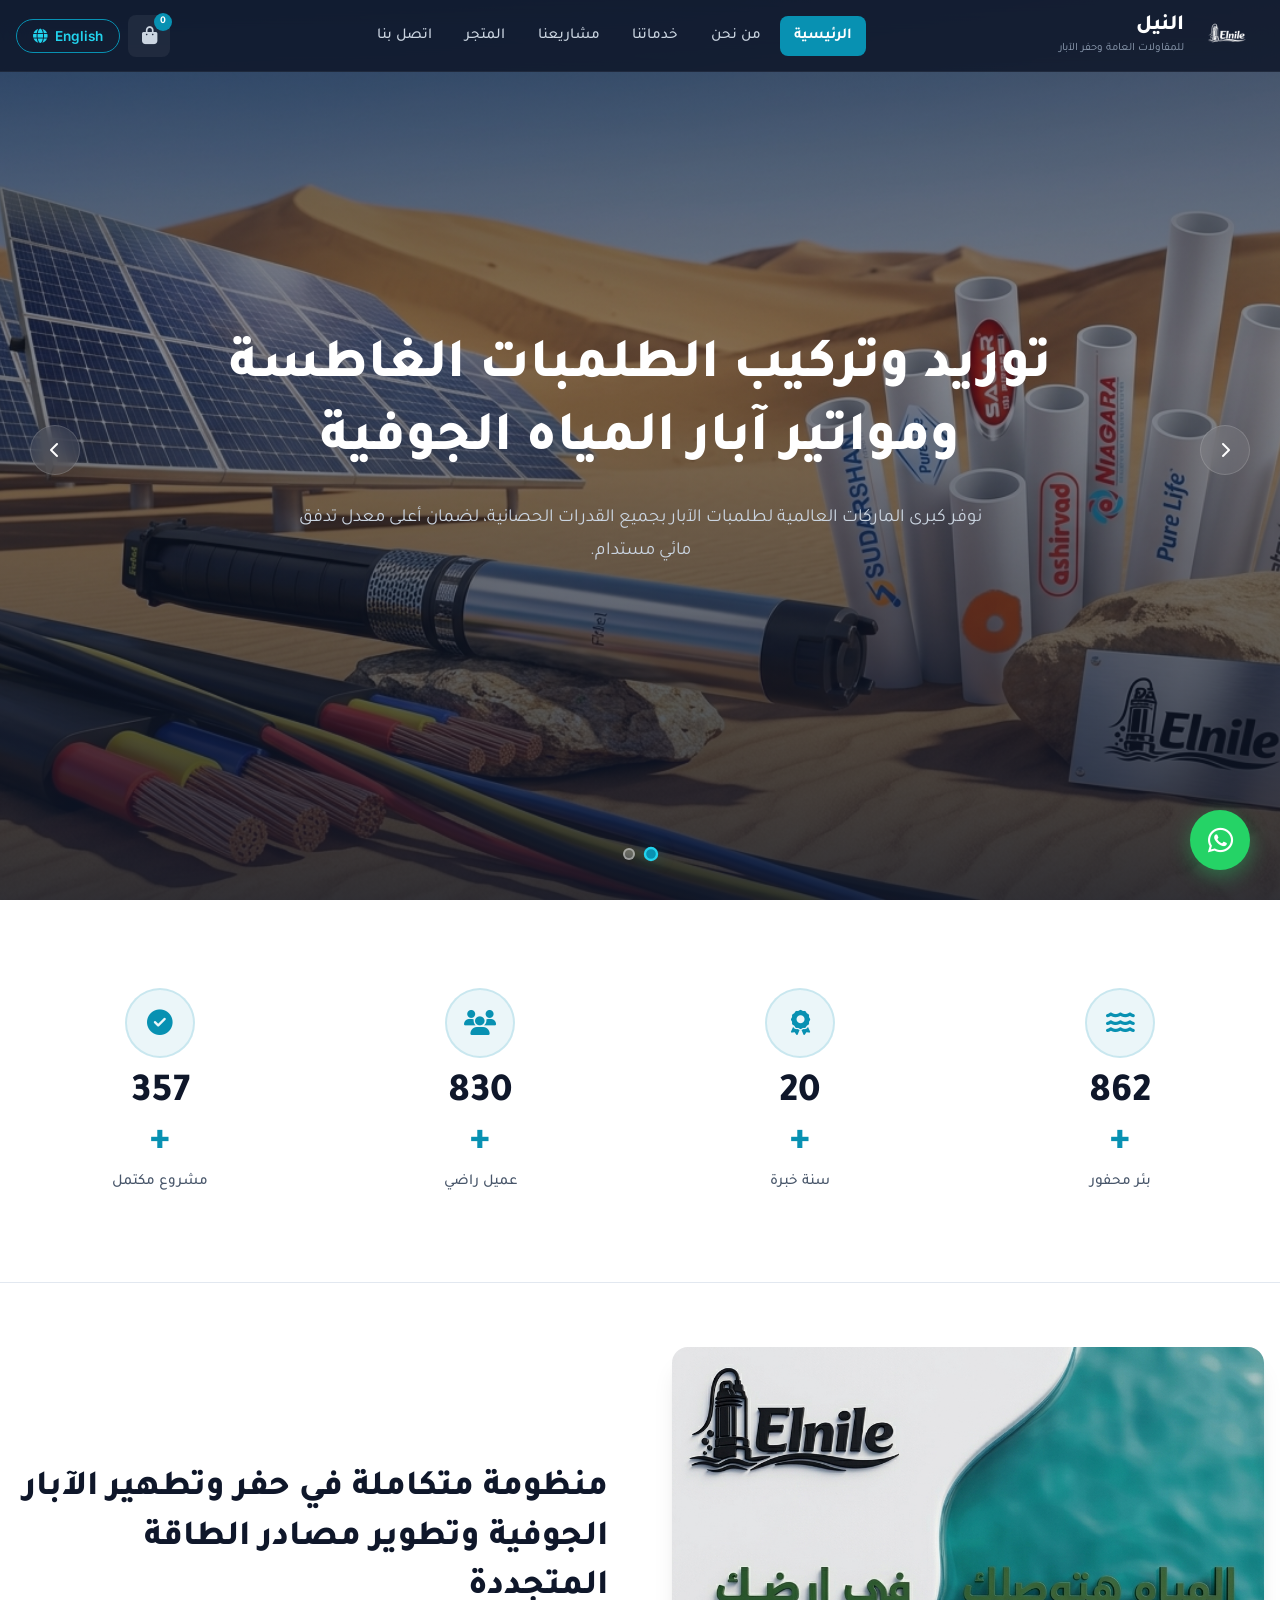
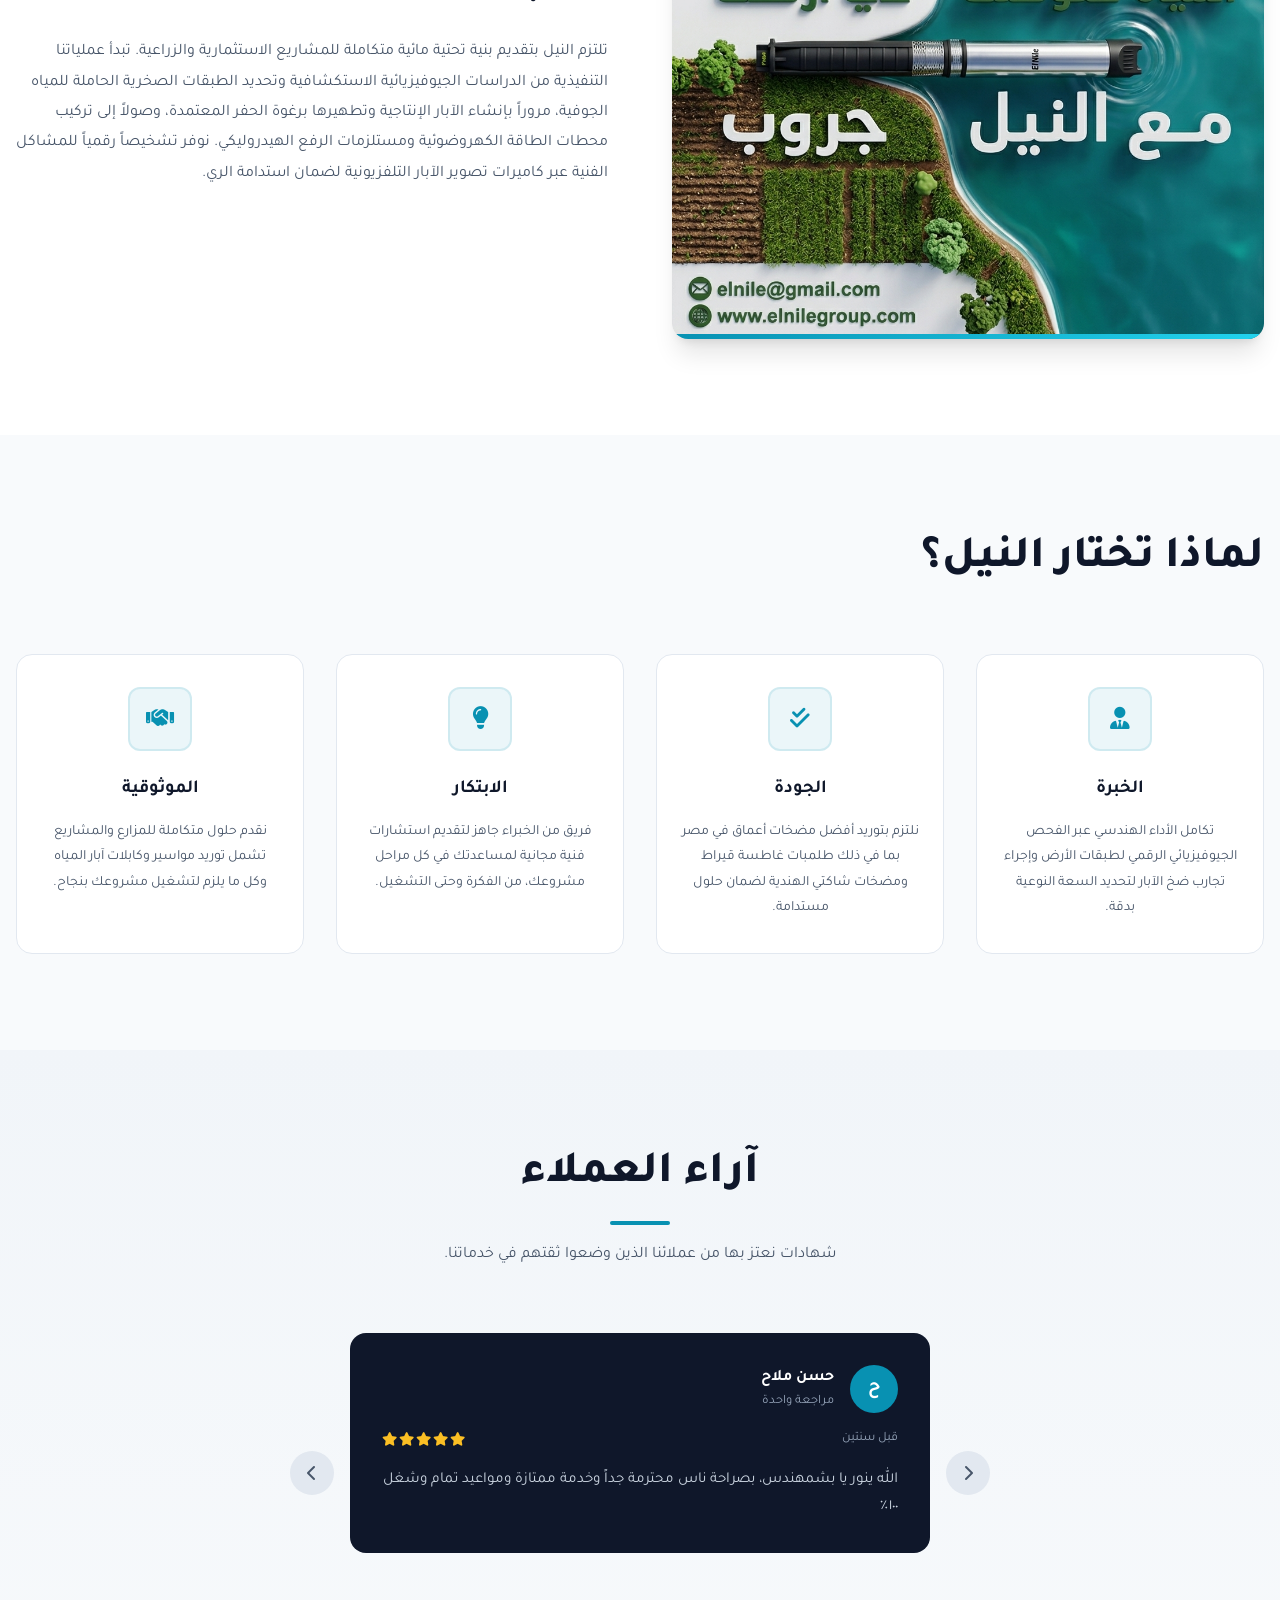
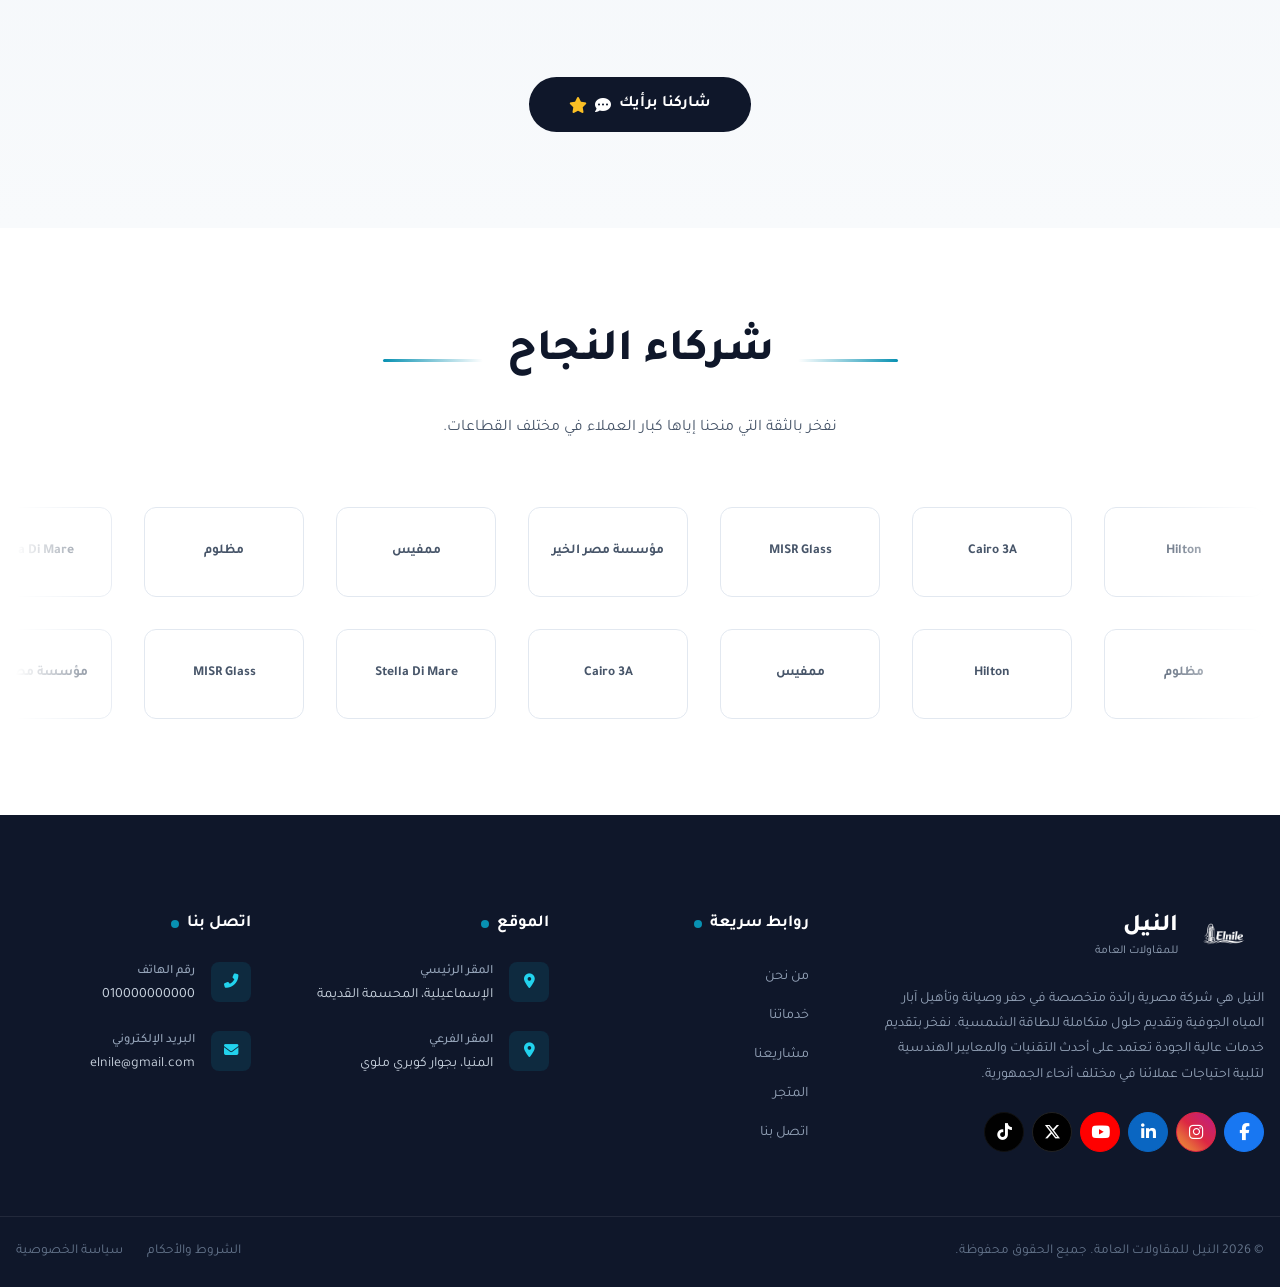
<file: index.html>
<!DOCTYPE html>
<html lang="ar" dir="rtl">

<head>
    <meta charset="UTF-8">
    <meta name="viewport" content="width=device-width, initial-scale=1.0">
    <meta name="description"
        content="النيل للمقاولات العامة وحفر الآبار - توريد وتركيب الطلمبات الغاطسة ومواتير آبار المياه الجوفية">
    <title>Elnile | النيل للمقاولات العامة وحفر الآبار</title>

    <!-- Google Fonts - Tajawal for Arabic, Inter for English -->
    <link rel="preconnect" href="https://fonts.googleapis.com">
    <link rel="preconnect" href="https://fonts.gstatic.com" crossorigin>
    <link
        href="https://fonts.googleapis.com/css2?family=Tajawal:wght@300;400;500;700;800;900&family=Inter:wght@300;400;500;600;700;800&display=swap"
        rel="stylesheet">

    <!-- Font Awesome for icons -->
    <link rel="stylesheet" href="https://cdnjs.cloudflare.com/ajax/libs/font-awesome/6.5.1/css/all.min.css">

    <link rel="stylesheet" href="styles.css">
</head>

<body>

    <!-- ============ HEADER / NAVIGATION ============ -->
    <header id="main-header" class="header">
        <div class="container">
            <nav class="navbar">
                <!-- Logo -->
                <a href="#" class="logo" id="logo">
                    <img src="our images/logo.png" alt="Elnile Logo" class="logo-img">
                    <div class="logo-text">
                        <span class="logo-name" data-ar="النيل" data-en="Elnile">النيل</span>
                        <span class="logo-tagline" data-ar="للمقاولات العامة وحفر الآبار"
                            data-en="General Contracting & Well Drilling">للمقاولات العامة وحفر الآبار</span>
                    </div>
                </a>

                <!-- Nav Links -->
                <ul class="nav-links" id="nav-links">
                    <li><a href="#" class="nav-link active" data-ar="الرئيسية" data-en="Home">الرئيسية</a></li>
                    <li><a href="about.html" class="nav-link" data-ar="من نحن" data-en="About Us">من نحن</a></li>
                    <li>
                        <a href="services.html" class="nav-link" data-ar="خدماتنا" data-en="Services">خدماتنا</a>
                    </li>
                    <li><a href="projects.html" class="nav-link" data-ar="مشاريعنا" data-en="Projects">مشاريعنا</a></li>
                    <li><a href="store.html" class="nav-link" data-ar="المتجر" data-en="Store">المتجر</a></li>
                    <li><a href="contact.html" class="nav-link" data-ar="اتصل بنا" data-en="Contact">اتصل بنا</a></li>
                </ul>

                <!-- Nav Actions -->
                <div class="nav-actions">
                    <!-- Cart Icon -->
                    <button class="cart-btn" id="cart-btn" aria-label="Shopping Cart">
                        <i class="fas fa-shopping-bag"></i>
                        <span class="cart-count">0</span>
                    </button>

                    <!-- Language Toggle -->
                    <button class="lang-btn" id="lang-toggle">
                        <span class="lang-text">English</span>
                        <i class="fas fa-globe"></i>
                    </button>

                    <!-- Mobile Menu Toggle -->
                    <button class="mobile-toggle" id="mobile-toggle" aria-label="Toggle Menu">
                        <span class="hamburger-line"></span>
                        <span class="hamburger-line"></span>
                        <span class="hamburger-line"></span>
                    </button>
                </div>
            </nav>
        </div>
    </header>

    <!-- ============ HERO SECTION / SLIDER ============ -->
    <section id="hero" class="hero-section">
        <!-- Slides -->
        <div class="hero-slider" id="hero-slider">
            <!-- Slide 1 -->
            <div class="hero-slide active" data-index="0">
                <div class="slide-bg">
                    <img src="our images/hero 3.webp" alt="Solar panels and wind turbine" class="slide-img">
                    <div class="slide-overlay"></div>
                </div>
                <div class="slide-content">
                    <h1 class="hero-title" data-ar="توريد وتركيب الطلمبات الغاطسة ومواتير آبار المياه الجوفية"
                        data-en="Supply & Installation of Submersible Pumps and Groundwater Well Motors">
                        توريد وتركيب الطلمبات الغاطسة ومواتير آبار المياه الجوفية
                    </h1>
                    <p class="hero-subtitle"
                        data-ar="نوفر كبرى الماركات العالمية لطلمبات الآبار بجميع القدرات الحصانية، لضمان أعلى معدل تدفق مائي مستدام."
                        data-en="We provide top global brands of well pumps in all horsepower capacities, ensuring the highest sustainable water flow rate.">
                        نوفر كبرى الماركات العالمية لطلمبات الآبار بجميع القدرات الحصانية، لضمان أعلى معدل تدفق مائي
                        مستدام.
                    </p>
                </div>
            </div>

            <!-- Slide 2 -->
            <div class="hero-slide" data-index="1">
                <div class="slide-bg">
                    <img src="our images/hero-background-1.webp" alt="Water splash" class="slide-img">
                    <div class="slide-overlay"></div>
                </div>
                <div class="slide-content">
                    <h1 class="hero-title" data-ar="حلول متكاملة لحفر وتطهير الآبار الجوفية"
                        data-en="Integrated Solutions for Drilling & Purifying Groundwater Wells">
                        حلول متكاملة لحفر وتطهير الآبار الجوفية
                    </h1>
                    <p class="hero-subtitle"
                        data-ar="نقدم خدمات حفر الآبار الارتوازية وتطهيرها بأحدث التقنيات لضمان جودة المياه واستدامتها."
                        data-en="We offer artesian well drilling and purification services using the latest technologies to ensure water quality and sustainability.">
                        نقدم خدمات حفر الآبار الارتوازية وتطهيرها بأحدث التقنيات لضمان جودة المياه واستدامتها.
                    </p>
                </div>
            </div>
            <!-- Slide 3 -->
            <div class="hero-slide" data-index="2">
                <div class="slide-bg">
                    <img src="our images/hero4.webp" alt="Water splash" class="slide-img">
                    <div class="slide-overlay"></div>
                </div>
                <div class="slide-content">
                    <h1 class="hero-title" data-ar="حلول متكاملة لحفر وتطهير الآبار الجوفية"
                        data-en="Integrated Solutions for Drilling & Purifying Groundwater Wells">
                        حلول متكاملة لحفر وتطهير الآبار الجوفية
                    </h1>
                    <p class="hero-subtitle"
                        data-ar="نقدم خدمات حفر الآبار الارتوازية وتطهيرها بأحدث التقنيات لضمان جودة المياه واستدامتها."
                        data-en="We offer artesian well drilling and purification services using the latest technologies to ensure water quality and sustainability.">
                        نقدم خدمات حفر الآبار الارتوازية وتطهيرها بأحدث التقنيات لضمان جودة المياه واستدامتها.
                    </p>
                </div>
            </div>
        </div>

        <!-- Slider Navigation Arrows -->
        <button class="slider-arrow slider-arrow-prev" id="slider-prev" aria-label="Previous Slide">
            <i class="fas fa-chevron-right"></i>
        </button>
        <button class="slider-arrow slider-arrow-next" id="slider-next" aria-label="Next Slide">
            <i class="fas fa-chevron-left"></i>
        </button>

        <!-- Slider Dots -->
        <div class="slider-dots" id="slider-dots">
            <button class="slider-dot active" data-slide="0" aria-label="Go to slide 1"></button>
            <button class="slider-dot" data-slide="1" aria-label="Go to slide 2"></button>
        </div>
    </section>

    <!-- ============ STATS COUNTER SECTION ============ -->
    <section id="stats" class="stats-section">
        <div class="container">
            <div class="stats-grid">
                <!-- Stat 1 -->
                <div class="stat-card" data-target="989" data-suffix="+">
                    <div class="stat-icon">
                        <i class="fas fa-water"></i>
                    </div>
                    <span class="stat-number" data-ar="بئر محفور" data-en="Wells Drilled">0</span>
                    <span class="stat-suffix">+</span>
                    <p class="stat-label" data-ar="بئر محفور" data-en="Wells Drilled">بئر محفور</p>
                </div>
                <!-- Stat 2 -->
                <div class="stat-card" data-target="27" data-suffix="+">
                    <div class="stat-icon">
                        <i class="fas fa-award"></i>
                    </div>
                    <span class="stat-number">0</span>
                    <span class="stat-suffix">+</span>
                    <p class="stat-label" data-ar="سنة خبرة" data-en="Years of Experience">سنة خبرة</p>
                </div>
                <!-- Stat 3 -->
                <div class="stat-card" data-target="1377" data-suffix="+">
                    <div class="stat-icon">
                        <i class="fas fa-users"></i>
                    </div>
                    <span class="stat-number">0</span>
                    <span class="stat-suffix">+</span>
                    <p class="stat-label" data-ar="عميل راضي" data-en="Happy Clients">عميل راضي</p>
                </div>
                <!-- Stat 4 -->
                <div class="stat-card" data-target="989" data-suffix="+">
                    <div class="stat-icon">
                        <i class="fas fa-check-circle"></i>
                    </div>
                    <span class="stat-number">0</span>
                    <span class="stat-suffix">+</span>
                    <p class="stat-label" data-ar="مشروع مكتمل" data-en="Completed Projects">مشروع مكتمل</p>
                </div>
            </div>
        </div>
    </section>

    <!-- ============ ABOUT / INFO SECTION ============ -->
    <section id="about" class="about-section">
        <div class="container">
            <div class="about-grid">
                <!-- About Image -->
                <div class="about-image-wrapper">
                    <img src="our images/about.webp" alt="Elnile - About Us" class="about-image">
                    <div class="about-image-accent"></div>
                </div>
                <!-- About Content -->
                <div class="about-content">
                    <h2 class="section-title"
                        data-ar="منظومة متكاملة في حفر وتطهير الآبار الجوفية وتطوير مصادر الطاقة المتجددة"
                        data-en="Integrated System for Drilling & Purifying Groundwater Wells and Developing Renewable Energy Sources">
                        منظومة متكاملة في حفر وتطهير الآبار الجوفية وتطوير مصادر الطاقة المتجددة
                    </h2>
                    <p class="about-text"
                        data-ar="تلتزم النيل بتقديم بنية تحتية مائية متكاملة للمشاريع الاستثمارية والزراعية. تبدأ عملياتنا التنفيذية من الدراسات الجيوفيزيائية الاستكشافية وتحديد الطبقات الصخرية الحاملة للمياه الجوفية، مروراً بإنشاء الآبار الإنتاجية وتطهيرها برغوة الحفر المعتمدة، وصولاً إلى تركيب محطات الطاقة الكهروضوئية ومستلزمات الرفع الهيدروليكي. نوفر تشخيصاً رقمياً للمشاكل الفنية عبر كاميرات تصوير الآبار التلفزيونية لضمان استدامة الري."
                        data-en="Elnile is committed to providing integrated water infrastructure for investment and agricultural projects. Our operations start with exploratory geophysical studies and identifying rock layers carrying groundwater, through building production wells and purifying them with approved drilling foam, to installing photovoltaic power stations and hydraulic lifting supplies. We provide digital diagnostics for technical problems through TV well imaging cameras to ensure irrigation sustainability.">
                        تلتزم النيل بتقديم بنية تحتية مائية متكاملة للمشاريع الاستثمارية والزراعية. تبدأ عملياتنا
                        التنفيذية من الدراسات الجيوفيزيائية الاستكشافية وتحديد الطبقات الصخرية الحاملة للمياه الجوفية،
                        مروراً بإنشاء الآبار الإنتاجية وتطهيرها برغوة الحفر المعتمدة، وصولاً إلى تركيب محطات الطاقة
                        الكهروضوئية ومستلزمات الرفع الهيدروليكي. نوفر تشخيصاً رقمياً للمشاكل الفنية عبر كاميرات تصوير
                        الآبار التلفزيونية لضمان استدامة الري.
                    </p>

                </div>
            </div>
        </div>
    </section>

    <!-- ============ WHY CHOOSE US SECTION ============ -->
    <section id="why-us" class="why-section">
        <div class="container">
            <h2 class="section-title-center" data-ar="لماذا تختار النيل؟" data-en="Why Choose Elnile?">لماذا تختار
                النيل؟</h2>
            <div class="why-grid">
                <!-- Feature 1 -->
                <div class="why-card">
                    <div class="why-icon">
                        <i class="fas fa-user-tie"></i>
                    </div>
                    <h3 class="why-title" data-ar="الخبرة" data-en="Experience">الخبرة</h3>
                    <p class="why-text"
                        data-ar="تكامل الأداء الهندسي عبر الفحص الجيوفيزيائي الرقمي لطبقات الأرض وإجراء تجارب ضخ الآبار لتحديد السعة النوعية بدقة."
                        data-en="Integrated engineering performance through digital geophysical inspection of ground layers and conducting well pump tests to accurately determine specific capacity.">
                        تكامل الأداء الهندسي عبر الفحص الجيوفيزيائي الرقمي لطبقات الأرض وإجراء تجارب ضخ الآبار لتحديد
                        السعة النوعية بدقة.
                    </p>
                </div>
                <!-- Feature 2 -->
                <div class="why-card">
                    <div class="why-icon">
                        <i class="fas fa-check-double"></i>
                    </div>
                    <h3 class="why-title" data-ar="الجودة" data-en="Quality">الجودة</h3>
                    <p class="why-text"
                        data-ar="نلتزم بتوريد أفضل مضخات أعماق في مصر بما في ذلك طلمبات غاطسة قيراط ومضخات شاكتي الهندية لضمان حلول مستدامة."
                        data-en="We are committed to supplying the best deep pumps in Egypt, including carat submersible pumps and Shakti Indian pumps to ensure sustainable solutions.">
                        نلتزم بتوريد أفضل مضخات أعماق في مصر بما في ذلك طلمبات غاطسة قيراط ومضخات شاكتي الهندية لضمان
                        حلول مستدامة.
                    </p>
                </div>
                <!-- Feature 3 -->
                <div class="why-card">
                    <div class="why-icon">
                        <i class="fas fa-lightbulb"></i>
                    </div>
                    <h3 class="why-title" data-ar="الابتكار" data-en="Innovation">الابتكار</h3>
                    <p class="why-text"
                        data-ar="فريق من الخبراء جاهز لتقديم استشارات فنية مجانية لمساعدتك في كل مراحل مشروعك، من الفكرة وحتى التشغيل."
                        data-en="A team of experts ready to provide free technical consultations to help you at every stage of your project, from idea to operation.">
                        فريق من الخبراء جاهز لتقديم استشارات فنية مجانية لمساعدتك في كل مراحل مشروعك، من الفكرة وحتى
                        التشغيل.
                    </p>
                </div>
                <!-- Feature 4 -->
                <div class="why-card">
                    <div class="why-icon">
                        <i class="fas fa-handshake"></i>
                    </div>
                    <h3 class="why-title" data-ar="الموثوقية" data-en="Reliability">الموثوقية</h3>
                    <p class="why-text"
                        data-ar="نقدم حلول متكاملة للمزارع والمشاريع تشمل توريد مواسير وكابلات آبار المياه وكل ما يلزم لتشغيل مشروعك بنجاح."
                        data-en="We provide integrated solutions for farms and projects including supplying pipes and water well cables and everything needed to run your project successfully.">
                        نقدم حلول متكاملة للمزارع والمشاريع تشمل توريد مواسير وكابلات آبار المياه وكل ما يلزم لتشغيل
                        مشروعك بنجاح.
                    </p>
                </div>
            </div>
        </div>
    </section>

    <!-- ============ CUSTOMER OPINIONS / TESTIMONIALS ============ -->
    <section id="testimonials" class="testimonials-section">
        <div class="container">
            <div class="section-header">
                <h2 class="section-title-center" data-ar="آراء العملاء" data-en="Customer Reviews">آراء العملاء</h2>
                <div class="title-underline"></div>
                <p class="section-subtitle" data-ar="شهادات نعتز بها من عملائنا الذين وضعوا ثقتهم في خدماتنا."
                    data-en="Testimonials we are proud of from our clients who trusted our services.">
                    شهادات نعتز بها من عملائنا الذين وضعوا ثقتهم في خدماتنا.
                </p>
            </div>
            <div class="testimonials-slider-wrapper">
                <div class="testimonials-slider" id="testimonials-slider">
                    <!-- Testimonial 1 -->
                    <div class="testimonial-card active">
                        <div class="testimonial-header">
                            <div class="testimonial-avatar">
                                <span>ح</span>
                            </div>
                            <div class="testimonial-info">
                                <h4 class="testimonial-name" data-ar="حسن ملاح" data-en="Hasan Malah">حسن ملاح</h4>
                                <span class="testimonial-role" data-ar="مراجعة واحدة" data-en="One review">مراجعة
                                    واحدة</span>
                            </div>
                        </div>
                        <div class="testimonial-rating">
                            <span class="testimonial-time" data-ar="قبل سنتين" data-en="2 years ago">قبل سنتين</span>
                            <div class="stars">
                                <i class="fas fa-star"></i>
                                <i class="fas fa-star"></i>
                                <i class="fas fa-star"></i>
                                <i class="fas fa-star"></i>
                                <i class="fas fa-star"></i>
                            </div>
                        </div>
                        <p class="testimonial-text"
                            data-ar="الله ينور يا بشمهندس، بصراحة ناس محترمة جداً وخدمة ممتازة ومواعيد تمام وشغل ١٠٠٪"
                            data-en="Excellent work, very professional team with outstanding service, great timing and 100% quality work">
                            الله ينور يا بشمهندس، بصراحة ناس محترمة جداً وخدمة ممتازة ومواعيد تمام وشغل ١٠٠٪
                        </p>
                    </div>
                    <!-- Testimonial 2 -->
                    <div class="testimonial-card">
                        <div class="testimonial-header">
                            <div class="testimonial-avatar avatar-blue">
                                <span>م</span>
                            </div>
                            <div class="testimonial-info">
                                <h4 class="testimonial-name" data-ar="محمد أحمد" data-en="Mohamed Ahmed">محمد أحمد</h4>
                                <span class="testimonial-role" data-ar="مراجعة واحدة" data-en="One review">مراجعة
                                    واحدة</span>
                            </div>
                        </div>
                        <div class="testimonial-rating">
                            <span class="testimonial-time" data-ar="قبل سنة" data-en="1 year ago">قبل سنة</span>
                            <div class="stars">
                                <i class="fas fa-star"></i>
                                <i class="fas fa-star"></i>
                                <i class="fas fa-star"></i>
                                <i class="fas fa-star"></i>
                                <i class="fas fa-star"></i>
                            </div>
                        </div>
                        <p class="testimonial-text"
                            data-ar="شركة ممتازة ومحترمة، تعاملت معاهم في حفر بئر وكانت النتيجة أكثر من رائعة. أنصح الجميع بالتعامل معهم."
                            data-en="Excellent and professional company. I dealt with them for well drilling and the result was more than wonderful. I recommend everyone to deal with them.">
                            شركة ممتازة ومحترمة، تعاملت معاهم في حفر بئر وكانت النتيجة أكثر من رائعة. أنصح الجميع
                            بالتعامل معهم.
                        </p>
                    </div>
                    <!-- Testimonial 3 -->
                    <div class="testimonial-card">
                        <div class="testimonial-header">
                            <div class="testimonial-avatar avatar-green">
                                <span>أ</span>
                            </div>
                            <div class="testimonial-info">
                                <h4 class="testimonial-name" data-ar="أحمد سعيد" data-en="Ahmed Saeed">أحمد سعيد</h4>
                                <span class="testimonial-role" data-ar="مراجعتان" data-en="Two reviews">مراجعتان</span>
                            </div>
                        </div>
                        <div class="testimonial-rating">
                            <span class="testimonial-time" data-ar="قبل ٦ أشهر" data-en="6 months ago">قبل ٦ أشهر</span>
                            <div class="stars">
                                <i class="fas fa-star"></i>
                                <i class="fas fa-star"></i>
                                <i class="fas fa-star"></i>
                                <i class="fas fa-star"></i>
                                <i class="fas fa-star"></i>
                            </div>
                        </div>
                        <p class="testimonial-text"
                            data-ar="خدمة رائعة وفريق عمل محترف. قاموا بحفر البئر وتركيب الطلمبة في وقت قياسي وبجودة عالية جداً."
                            data-en="Great service and professional team. They drilled the well and installed the pump in record time with very high quality.">
                            خدمة رائعة وفريق عمل محترف. قاموا بحفر البئر وتركيب الطلمبة في وقت قياسي وبجودة عالية جداً.
                        </p>
                    </div>
                </div>
                <!-- Testimonial Arrows -->
                <button class="testimonial-arrow testimonial-prev" id="testimonial-prev" aria-label="Previous Review">
                    <i class="fas fa-chevron-right"></i>
                </button>
                <button class="testimonial-arrow testimonial-next" id="testimonial-next" aria-label="Next Review">
                    <i class="fas fa-chevron-left"></i>
                </button>
            </div>
            <div class="testimonials-cta">
                <a href="contact.html" class="btn-dark" data-ar="شاركنا برأيك" data-en="Share Your Opinion">
                    <i class="fas fa-comment-dots"></i>
                    شاركنا برأيك
                    <i class="fas fa-star"></i>
                </a>
            </div>
        </div>
    </section>

    <!-- ============ PARTNERS SECTION ============ -->
    <section id="partners" class="partners-section">
        <div class="container">
            <div class="section-header">
                <div class="partners-title-wrapper">
                    <span class="title-line"></span>
                    <h2 class="section-title-center" data-ar="شركاء النجاح" data-en="Success Partners">شركاء النجاح</h2>
                    <span class="title-line"></span>
                </div>
                <p class="section-subtitle" data-ar="نفخر بالثقة التي منحنا إياها كبار العملاء في مختلف القطاعات."
                    data-en="We are proud of the trust given to us by major clients across various sectors.">
                    نفخر بالثقة التي منحنا إياها كبار العملاء في مختلف القطاعات.
                </p>
            </div>
            <div class="partners-marquee-wrapper">
                <!-- Row 1 - scrolling right -->
                <div class="partners-marquee" data-direction="right">
                    <div class="partners-track">
                        <div class="partner-logo"><span>Hilton</span></div>
                        <div class="partner-logo"><span>Cairo 3A</span></div>
                        <div class="partner-logo"><span>MISR Glass</span></div>
                        <div class="partner-logo"><span>مؤسسة مصر الخير</span></div>
                        <div class="partner-logo"><span>ممفيس</span></div>
                        <div class="partner-logo"><span>مظلوم</span></div>
                        <div class="partner-logo"><span>Stella Di Mare</span></div>
                        <div class="partner-logo"><span>المقاولون العرب</span></div>
                        <!-- Duplicated for seamless loop -->
                        <div class="partner-logo"><span>Hilton</span></div>
                        <div class="partner-logo"><span>Cairo 3A</span></div>
                        <div class="partner-logo"><span>MISR Glass</span></div>
                        <div class="partner-logo"><span>مؤسسة مصر الخير</span></div>
                        <div class="partner-logo"><span>ممفيس</span></div>
                        <div class="partner-logo"><span>مظلوم</span></div>
                        <div class="partner-logo"><span>Stella Di Mare</span></div>
                        <div class="partner-logo"><span>المقاولون العرب</span></div>
                    </div>
                </div>
                <!-- Row 2 - scrolling left -->
                <div class="partners-marquee" data-direction="left">
                    <div class="partners-track reverse">
                        <div class="partner-logo"><span>مظلوم</span></div>
                        <div class="partner-logo"><span>Hilton</span></div>
                        <div class="partner-logo"><span>ممفيس</span></div>
                        <div class="partner-logo"><span>Cairo 3A</span></div>
                        <div class="partner-logo"><span>Stella Di Mare</span></div>
                        <div class="partner-logo"><span>MISR Glass</span></div>
                        <div class="partner-logo"><span>مؤسسة مصر الخير</span></div>
                        <div class="partner-logo"><span>المقاولون العرب</span></div>
                        <!-- Duplicated for seamless loop -->
                        <div class="partner-logo"><span>مظلوم</span></div>
                        <div class="partner-logo"><span>Hilton</span></div>
                        <div class="partner-logo"><span>ممفيس</span></div>
                        <div class="partner-logo"><span>Cairo 3A</span></div>
                        <div class="partner-logo"><span>Stella Di Mare</span></div>
                        <div class="partner-logo"><span>MISR Glass</span></div>
                        <div class="partner-logo"><span>مؤسسة مصر الخير</span></div>
                        <div class="partner-logo"><span>المقاولون العرب</span></div>
                    </div>
                </div>
            </div>
        </div>
    </section>

    <!-- ============ FOOTER ============ -->
    <footer id="contact" class="footer">
        <div class="container">
            <div class="footer-grid">
                <!-- Footer Col 1 - About -->
                <div class="footer-col footer-about">
                    <a href="#" class="footer-logo">
                        <img src="our images/logo.png" alt="Elnile Logo" class="footer-logo-img">
                        <div class="footer-logo-text">
                            <span class="footer-logo-name" data-ar="النيل" data-en="Elnile">النيل</span>
                            <span class="footer-logo-tagline" data-ar="للمقاولات العامة"
                                data-en="General Contracting">للمقاولات العامة</span>
                        </div>
                    </a>
                    <p class="footer-desc"
                        data-ar="النيل هي شركة مصرية رائدة متخصصة في حفر وصيانة وتأهيل آبار المياه الجوفية وتقديم حلول متكاملة للطاقة الشمسية. نفخر بتقديم خدمات عالية الجودة تعتمد على أحدث التقنيات والمعايير الهندسية لتلبية احتياجات عملائنا في مختلف أنحاء الجمهورية."
                        data-en="Elnile is a leading Egyptian company specializing in drilling, maintaining and rehabilitating groundwater wells and providing integrated solar energy solutions. We pride ourselves on providing high-quality services based on the latest technologies and engineering standards to meet our clients' needs across the country.">
                        النيل هي شركة مصرية رائدة متخصصة في حفر وصيانة وتأهيل آبار المياه الجوفية وتقديم حلول متكاملة
                        للطاقة الشمسية. نفخر بتقديم خدمات عالية الجودة تعتمد على أحدث التقنيات والمعايير الهندسية لتلبية
                        احتياجات عملائنا في مختلف أنحاء الجمهورية.
                    </p>
                    <div class="footer-social">
                        <a href="#" class="social-link" aria-label="Facebook"><i class="fab fa-facebook-f"></i></a>
                        <a href="#" class="social-link" aria-label="Instagram"><i class="fab fa-instagram"></i></a>
                        <a href="#" class="social-link" aria-label="LinkedIn"><i class="fab fa-linkedin-in"></i></a>
                        <a href="#" class="social-link" aria-label="YouTube"><i class="fab fa-youtube"></i></a>
                        <a href="#" class="social-link" aria-label="X (Twitter)"><i class="fab fa-x-twitter"></i></a>
                        <a href="#" class="social-link" aria-label="TikTok"><i class="fab fa-tiktok"></i></a>
                    </div>
                </div>

                <!-- Footer Col 2 - Quick Links -->
                <div class="footer-col">
                    <h3 class="footer-heading" data-ar="روابط سريعة" data-en="Quick Links">
                        <span class="heading-dot"></span>
                        روابط سريعة
                    </h3>
                    <ul class="footer-links">
                        <li><a href="about.html" data-ar="من نحن" data-en="About Us">من نحن</a></li>
                        <li><a href="services.html" data-ar="خدماتنا" data-en="Our Services">خدماتنا</a></li>
                        <li><a href="projects.html" data-ar="مشاريعنا" data-en="Our Projects">مشاريعنا</a></li>
                        <li><a href="store.html" data-ar="المتجر" data-en="Store">المتجر</a></li>
                        <li><a href="contact.html" data-ar="اتصل بنا" data-en="Contact Us">اتصل بنا</a></li>
                    </ul>
                </div>

                <!-- Footer Col 3 - Location -->
                <div class="footer-col">
                    <h3 class="footer-heading" data-ar="الموقع" data-en="Location">
                        <span class="heading-dot"></span>
                        الموقع
                    </h3>
                    <div class="footer-contact-list">
                        <div class="contact-item">
                            <div class="contact-icon"><i class="fas fa-map-marker-alt"></i></div>
                            <div class="contact-text">
                                <span class="contact-label" data-ar="المقر الرئيسي" data-en="Main Office">المقر
                                    الرئيسي</span>
                                <p data-ar="الإسماعيلية، المحسمة القديمة" data-en="Ismailia, Old Mahsama">الإسماعيلية،
                                    المحسمة القديمة</p>
                            </div>
                        </div>
                        <div class="contact-item">
                            <div class="contact-icon"><i class="fas fa-map-marker-alt"></i></div>
                            <div class="contact-text">
                                <span class="contact-label" data-ar="المقر الفرعي" data-en="Branch Office">المقر
                                    الفرعي</span>
                                <p data-ar="المنيا، بجوار كوبري ملوي" data-en="Minya, next to Mallawi Bridge">المنيا،
                                    بجوار كوبري ملوي</p>
                            </div>
                        </div>
                    </div>
                </div>

                <!-- Footer Col 4 - Contact -->
                <div class="footer-col">
                    <h3 class="footer-heading" data-ar="اتصل بنا" data-en="Contact Us">
                        <span class="heading-dot"></span>
                        اتصل بنا
                    </h3>
                    <div class="footer-contact-list">
                        <div class="contact-item">
                            <div class="contact-icon"><i class="fas fa-phone-alt"></i></div>
                            <div class="contact-text">
                                <span class="contact-label" data-ar="رقم الهاتف" data-en="Phone Number">رقم
                                    الهاتف</span>
                                <a href="tel:010000000000" dir="ltr">010000000000</a>
                            </div>
                        </div>
                        <div class="contact-item">
                            <div class="contact-icon"><i class="fas fa-envelope"></i></div>
                            <div class="contact-text">
                                <span class="contact-label" data-ar="البريد الإلكتروني" data-en="Email">البريد
                                    الإلكتروني</span>
                                <a href="mailto:elnile@gmail.com" dir="ltr">elnile@gmail.com</a>
                            </div>
                        </div>
                    </div>
                </div>
            </div>
        </div>
        <!-- Footer Bottom -->
        <div class="footer-bottom">
            <div class="container">
                <div class="footer-bottom-content">
                    <p class="copyright" data-ar="© 2026 النيل للمقاولات العامة. جميع الحقوق محفوظة."
                        data-en="© 2026 Elnile General Contracting. All rights reserved.">
                        © 2026 النيل للمقاولات العامة. جميع الحقوق محفوظة.
                    </p>
                    <div class="footer-bottom-links">
                        <a href="#" data-ar="الشروط والأحكام" data-en="Terms & Conditions">الشروط والأحكام</a>
                        <a href="#" data-ar="سياسة الخصوصية" data-en="Privacy Policy">سياسة الخصوصية</a>
                    </div>
                </div>
            </div>
        </div>
    </footer>

    <!-- ============ WHATSAPP FLOATING BUTTON ============ -->
    <a href="https://wa.me/201234567890" class="whatsapp-float" id="whatsapp-btn" target="_blank"
        rel="noopener noreferrer" aria-label="Contact us on WhatsApp">
        <i class="fab fa-whatsapp"></i>
    </a>

    <script src="script.js"></script>
</body>

</html>
</file>
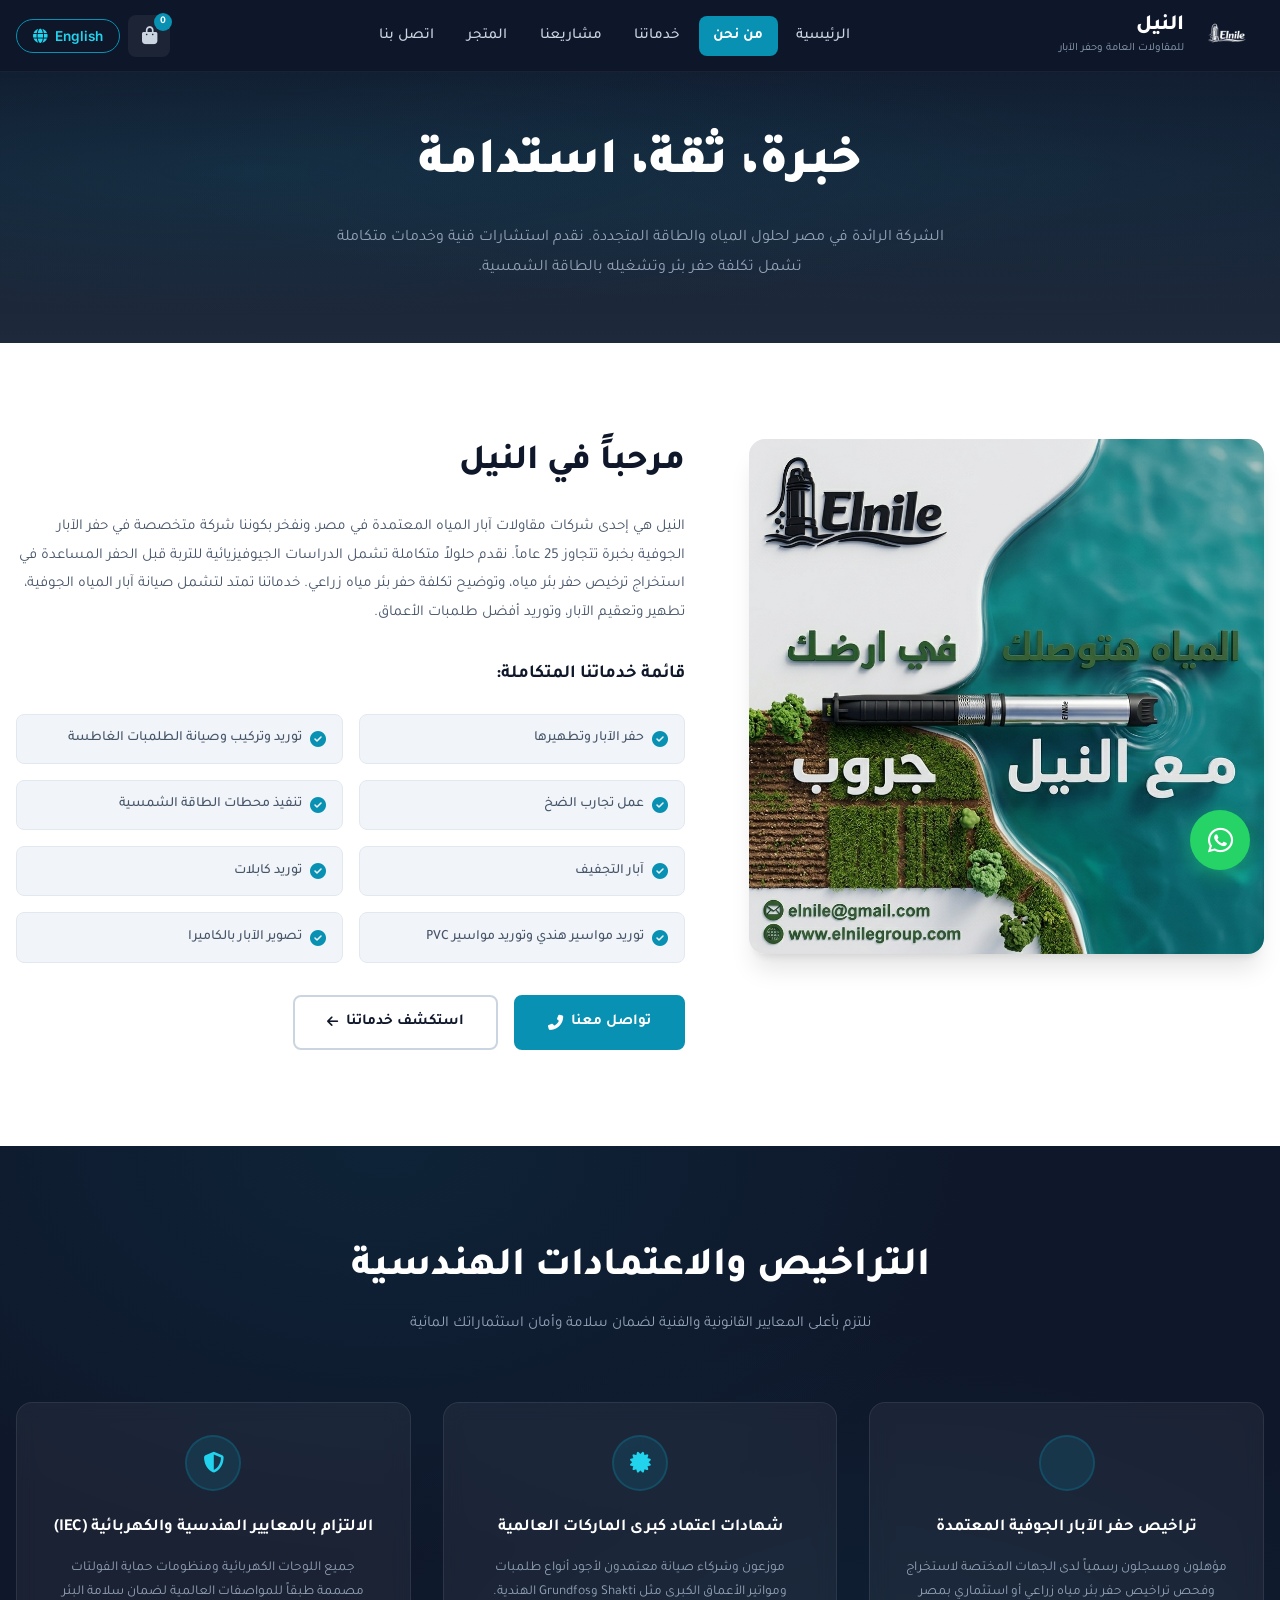
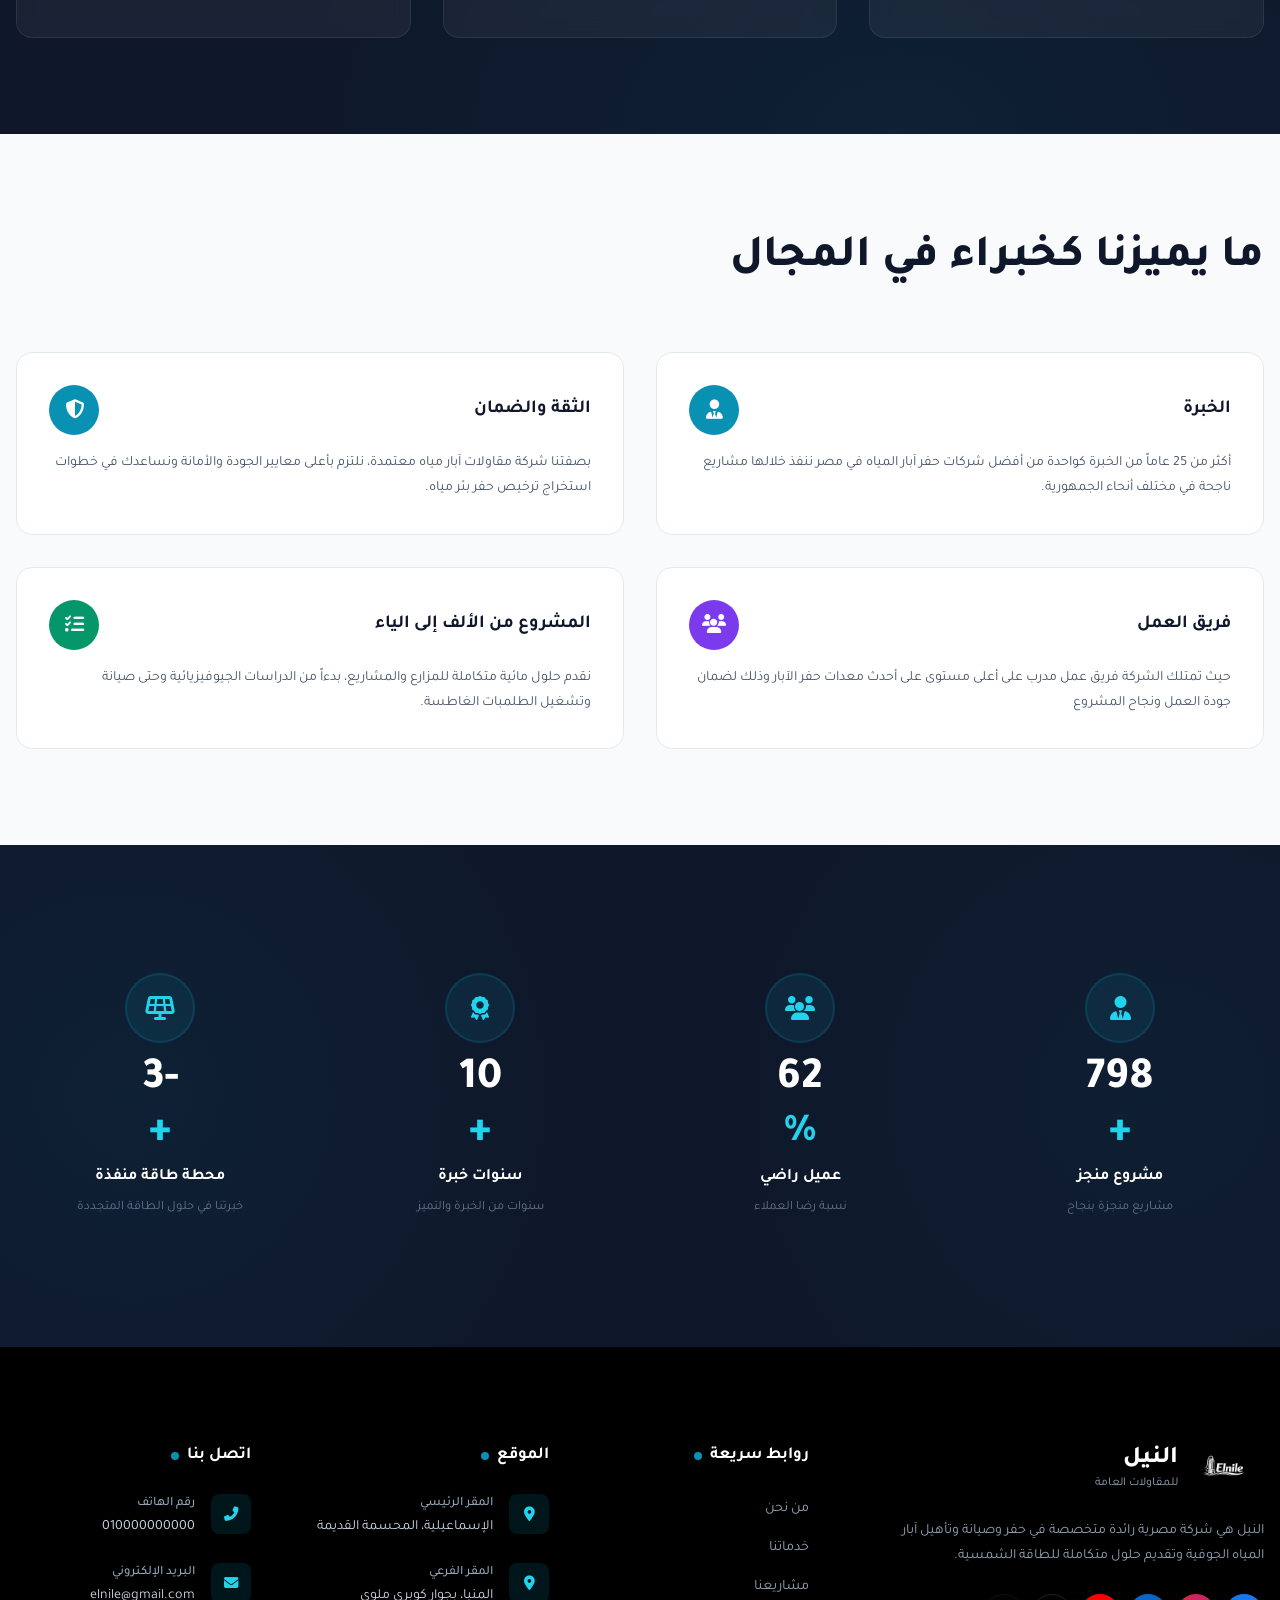
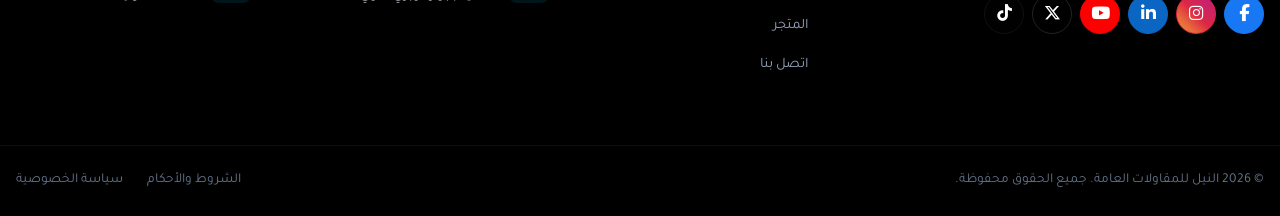
<file: about.html>
<!DOCTYPE html>
<html lang="ar" dir="rtl">
<head>
    <meta charset="UTF-8">
    <meta name="viewport" content="width=device-width, initial-scale=1.0">
    <meta name="description" content="من نحن - النيل للمقاولات العامة وحفر الآبار. خبرة، ثقة، استدامة في حلول المياه والطاقة المتجددة">
    <title>من نحن | النيل للمقاولات العامة وحفر الآبار</title>

    <!-- Google Fonts -->
    <link rel="preconnect" href="https://fonts.googleapis.com">
    <link rel="preconnect" href="https://fonts.gstatic.com" crossorigin>
    <link href="https://fonts.googleapis.com/css2?family=Tajawal:wght@300;400;500;700;800;900&family=Inter:wght@300;400;500;600;700;800&display=swap" rel="stylesheet">

    <!-- Font Awesome -->
    <link rel="stylesheet" href="https://cdnjs.cloudflare.com/ajax/libs/font-awesome/6.5.1/css/all.min.css">

    <link rel="stylesheet" href="styles.css">
    <link rel="stylesheet" href="about.css">
</head>
<body>

    <!-- ============ HEADER / NAVIGATION ============ -->
    <header id="main-header" class="header">
        <div class="container">
            <nav class="navbar">
                <a href="index.html" class="logo" id="logo">
                    <img src="our images/logo.png" alt="Elnile Logo" class="logo-img">
                    <div class="logo-text">
                        <span class="logo-name" data-ar="النيل" data-en="Elnile">النيل</span>
                        <span class="logo-tagline" data-ar="للمقاولات العامة وحفر الآبار" data-en="General Contracting & Well Drilling">للمقاولات العامة وحفر الآبار</span>
                    </div>
                </a>
                <ul class="nav-links" id="nav-links">
                    <li><a href="index.html" class="nav-link" data-ar="الرئيسية" data-en="Home">الرئيسية</a></li>
                    <li><a href="about.html" class="nav-link active" data-ar="من نحن" data-en="About Us">من نحن</a></li>
                    <li>
                        <a href="services.html" class="nav-link" data-ar="خدماتنا" data-en="Services">خدماتنا</a>
                    </li>
                    <li><a href="projects.html" class="nav-link" data-ar="مشاريعنا" data-en="Projects">مشاريعنا</a></li>
                    <li><a href="store.html" class="nav-link" data-ar="المتجر" data-en="Store">المتجر</a></li>
                    <li><a href="contact.html" class="nav-link" data-ar="اتصل بنا" data-en="Contact">اتصل بنا</a></li>
                </ul>
                <div class="nav-actions">
                    <button class="cart-btn" id="cart-btn" aria-label="Shopping Cart">
                        <i class="fas fa-shopping-bag"></i>
                        <span class="cart-count">0</span>
                    </button>
                    <button class="lang-btn" id="lang-toggle">
                        <span class="lang-text">English</span>
                        <i class="fas fa-globe"></i>
                    </button>
                    <button class="mobile-toggle" id="mobile-toggle" aria-label="Toggle Menu">
                        <span class="hamburger-line"></span>
                        <span class="hamburger-line"></span>
                        <span class="hamburger-line"></span>
                    </button>
                </div>
            </nav>
        </div>
    </header>

    <!-- ============ ABOUT PAGE HERO BANNER ============ -->
    <section class="about-hero">
        <div class="about-hero-bg"></div>
        <div class="container">
            <div class="about-hero-content">
                <h1 class="about-hero-title" data-ar="خبرة، ثقة، استدامة" data-en="Experience, Trust, Sustainability">خبرة، ثقة، استدامة</h1>
                <p class="about-hero-subtitle" data-ar="الشركة الرائدة في مصر لحلول المياه والطاقة المتجددة. نقدم استشارات فنية وخدمات متكاملة تشمل تكلفة حفر بئر وتشغيله بالطاقة الشمسية." data-en="The leading company in Egypt for water and renewable energy solutions. We provide technical consultations and integrated services including well drilling and solar energy operation costs.">
                    الشركة الرائدة في مصر لحلول المياه والطاقة المتجددة. نقدم استشارات فنية وخدمات متكاملة تشمل تكلفة حفر بئر وتشغيله بالطاقة الشمسية.
                </p>
            </div>
        </div>
    </section>

    <!-- ============ WELCOME / ABOUT INFO SECTION ============ -->
    <section class="about-welcome-section">
        <div class="container">
            <div class="about-welcome-grid">
                <!-- Image Column -->
                <div class="about-welcome-image">
                    <img src="our images/about.webp" alt="النيل للمقاولات">
                </div>
                <!-- Content Column -->
                <div class="about-welcome-content">
                    <h2 class="about-welcome-title" data-ar="مرحباً في النيل" data-en="Welcome to Elnile">مرحباً في النيل</h2>
                    <p class="about-welcome-text" data-ar="النيل هي إحدى شركات مقاولات آبار المياه المعتمدة في مصر، ونفخر بكوننا شركة متخصصة في حفر الآبار الجوفية بخبرة تتجاوز 25 عاماً. نقدم حلولاً متكاملة تشمل الدراسات الجيوفيزيائية للتربة قبل الحفر المساعدة في استخراج ترخيص حفر بئر مياه، وتوضيح تكلفة حفر بئر مياه زراعي. خدماتنا تمتد لتشمل صيانة آبار المياه الجوفية، تطهير وتعقيم الآبار، وتوريد أفضل طلمبات الأعماق." data-en="Elnile is one of the accredited water well contracting companies in Egypt. We are proud to be a company specialized in groundwater well drilling with over 25 years of experience. We provide integrated solutions including geophysical studies of soil before drilling, assistance in obtaining well drilling permits, and clarifying agricultural water well drilling costs. Our services extend to groundwater well maintenance, well sterilization, and supplying the best deep pumps.">
                        النيل هي إحدى شركات مقاولات آبار المياه المعتمدة في مصر، ونفخر بكوننا شركة متخصصة في حفر الآبار الجوفية بخبرة تتجاوز 25 عاماً. نقدم حلولاً متكاملة تشمل الدراسات الجيوفيزيائية للتربة قبل الحفر المساعدة في استخراج ترخيص حفر بئر مياه، وتوضيح تكلفة حفر بئر مياه زراعي. خدماتنا تمتد لتشمل صيانة آبار المياه الجوفية، تطهير وتعقيم الآبار، وتوريد أفضل طلمبات الأعماق.
                    </p>

                    <h3 class="services-list-title" data-ar="قائمة خدماتنا المتكاملة:" data-en="Our Integrated Services List:">قائمة خدماتنا المتكاملة:</h3>
                    <div class="services-checklist">
                        <div class="checklist-item">
                            <i class="fas fa-check-circle"></i>
                            <span data-ar="حفر الآبار وتطهيرها" data-en="Well Drilling & Purification">حفر الآبار وتطهيرها</span>
                        </div>
                        <div class="checklist-item">
                            <i class="fas fa-check-circle"></i>
                            <span data-ar="توريد وتركيب وصيانة الطلمبات الغاطسة" data-en="Supply, Install & Maintain Submersible Pumps">توريد وتركيب وصيانة الطلمبات الغاطسة</span>
                        </div>
                        <div class="checklist-item">
                            <i class="fas fa-check-circle"></i>
                            <span data-ar="عمل تجارب الضخ" data-en="Pump Testing">عمل تجارب الضخ</span>
                        </div>
                        <div class="checklist-item">
                            <i class="fas fa-check-circle"></i>
                            <span data-ar="تنفيذ محطات الطاقة الشمسية" data-en="Solar Power Station Installation">تنفيذ محطات الطاقة الشمسية</span>
                        </div>
                        <div class="checklist-item">
                            <i class="fas fa-check-circle"></i>
                            <span data-ar="آبار التجفيف" data-en="Dewatering Wells">آبار التجفيف</span>
                        </div>
                        <div class="checklist-item">
                            <i class="fas fa-check-circle"></i>
                            <span data-ar="توريد كابلات" data-en="Cable Supply">توريد كابلات</span>
                        </div>
                        <div class="checklist-item">
                            <i class="fas fa-check-circle"></i>
                            <span data-ar="توريد مواسير هندي وتوريد مواسير PVC" data-en="Indian Pipe & PVC Pipe Supply">توريد مواسير هندي وتوريد مواسير PVC</span>
                        </div>
                        <div class="checklist-item">
                            <i class="fas fa-check-circle"></i>
                            <span data-ar="تصوير الآبار بالكاميرا" data-en="Well Camera Imaging">تصوير الآبار بالكاميرا</span>
                        </div>
                    </div>

                    <div class="about-welcome-buttons">
                        <a href="index.html#contact" class="btn-primary-about" data-ar="تواصل معنا" data-en="Contact Us">
                            <i class="fas fa-phone-alt"></i>
                            تواصل معنا
                        </a>
                        <a href="services.html" class="btn-outline-about" data-ar="استكشف خدماتنا" data-en="Explore Our Services">
                            استكشف خدماتنا
                            <i class="fas fa-arrow-left"></i>
                        </a>
                    </div>
                </div>
            </div>
        </div>
    </section>

    <!-- ============ LICENSES & ACCREDITATIONS SECTION ============ -->
    <section class="licenses-section">
        <div class="licenses-bg"></div>
        <div class="container">
            <div class="licenses-header">
                <h2 class="licenses-title" data-ar="التراخيص والاعتمادات الهندسية" data-en="Engineering Licenses & Accreditations">التراخيص والاعتمادات الهندسية</h2>
                <p class="licenses-subtitle" data-ar="نلتزم بأعلى المعايير القانونية والفنية لضمان سلامة وأمان استثماراتك المائية" data-en="We adhere to the highest legal and technical standards to ensure the safety and security of your water investments">
                    نلتزم بأعلى المعايير القانونية والفنية لضمان سلامة وأمان استثماراتك المائية
                </p>
            </div>
            <div class="licenses-grid">
                <div class="license-card">
                    <div class="license-icon">
                        <i class="fas fa-file-certificate"></i>
                    </div>
                    <h3 class="license-title" data-ar="تراخيص حفر الآبار الجوفية المعتمدة" data-en="Accredited Groundwater Well Drilling Licenses">تراخيص حفر الآبار الجوفية المعتمدة</h3>
                    <p class="license-desc" data-ar="مؤهلون ومسجلون رسمياً لدى الجهات المختصة لاستخراج وفحص تراخيص حفر بئر مياه زراعي أو استثماري بمصر" data-en="Officially qualified and registered with competent authorities to obtain and inspect agricultural or investment water well drilling permits in Egypt">
                        مؤهلون ومسجلون رسمياً لدى الجهات المختصة لاستخراج وفحص تراخيص حفر بئر مياه زراعي أو استثماري بمصر
                    </p>
                </div>
                <div class="license-card">
                    <div class="license-icon">
                        <i class="fas fa-certificate"></i>
                    </div>
                    <h3 class="license-title" data-ar="شهادات اعتماد كبرى الماركات العالمية" data-en="Major Global Brand Accreditation Certificates">شهادات اعتماد كبرى الماركات العالمية</h3>
                    <p class="license-desc" data-ar="موزعون وشركاء صيانة معتمدون لأجود أنواع طلمبات ومواتير الأعماق الكبرى مثل Shakti وGrundfos الهندية." data-en="Authorized distributors and maintenance partners for the finest deep pumps and motors such as Shakti and Grundfos.">
                        موزعون وشركاء صيانة معتمدون لأجود أنواع طلمبات ومواتير الأعماق الكبرى مثل Shakti وGrundfos الهندية.
                    </p>
                </div>
                <div class="license-card">
                    <div class="license-icon">
                        <i class="fas fa-shield-alt"></i>
                    </div>
                    <h3 class="license-title" data-ar="الالتزام بالمعايير الهندسية والكهربائية (IEC)" data-en="Compliance with Engineering & Electrical Standards (IEC)">الالتزام بالمعايير الهندسية والكهربائية (IEC)</h3>
                    <p class="license-desc" data-ar="جميع اللوحات الكهربائية ومنظومات حماية الفولتات مصممة طبقاً للمواصفات العالمية لضمان سلامة البئر" data-en="All electrical panels and voltage protection systems are designed according to international specifications to ensure well safety">
                        جميع اللوحات الكهربائية ومنظومات حماية الفولتات مصممة طبقاً للمواصفات العالمية لضمان سلامة البئر
                    </p>
                </div>
            </div>
        </div>
    </section>

    <!-- ============ WHAT DISTINGUISHES US SECTION ============ -->
    <section class="distinguishes-section">
        <div class="container">
            <h2 class="section-title-center" data-ar="ما يميزنا كخبراء في المجال" data-en="What Distinguishes Us as Field Experts">ما يميزنا كخبراء في المجال</h2>
            <div class="distinguishes-grid">
                <div class="distinguish-card">
                    <div class="distinguish-header">
                        <h3 data-ar="الخبرة" data-en="Experience">الخبرة</h3>
                        <div class="distinguish-icon">
                            <i class="fas fa-user-tie"></i>
                        </div>
                    </div>
                    <p data-ar="أكثر من 25 عاماً من الخبرة كواحدة من أفضل شركات حفر آبار المياه في مصر ننفذ خلالها مشاريع ناجحة في مختلف أنحاء الجمهورية." data-en="Over 25 years of experience as one of the best water well drilling companies in Egypt, executing successful projects across the country.">
                        أكثر من 25 عاماً من الخبرة كواحدة من أفضل شركات حفر آبار المياه في مصر ننفذ خلالها مشاريع ناجحة في مختلف أنحاء الجمهورية.
                    </p>
                </div>
                <div class="distinguish-card">
                    <div class="distinguish-header">
                        <h3 data-ar="الثقة والضمان" data-en="Trust & Warranty">الثقة والضمان</h3>
                        <div class="distinguish-icon">
                            <i class="fas fa-shield-alt"></i>
                        </div>
                    </div>
                    <p data-ar="بصفتنا شركة مقاولات آبار مياه معتمدة، نلتزم بأعلى معايير الجودة والأمانة ونساعدك في خطوات استخراج ترخيص حفر بئر مياه." data-en="As an accredited water well contracting company, we adhere to the highest quality and integrity standards and help you with well drilling permit steps.">
                        بصفتنا شركة مقاولات آبار مياه معتمدة، نلتزم بأعلى معايير الجودة والأمانة ونساعدك في خطوات استخراج ترخيص حفر بئر مياه.
                    </p>
                </div>
                <div class="distinguish-card">
                    <div class="distinguish-header">
                        <h3 data-ar="فريق العمل" data-en="Our Team">فريق العمل</h3>
                        <div class="distinguish-icon icon-purple">
                            <i class="fas fa-users"></i>
                        </div>
                    </div>
                    <p data-ar="حيث تمتلك الشركة فريق عمل مدرب على أعلى مستوى على أحدث معدات حفر الآبار وذلك لضمان جودة العمل ونجاح المشروع" data-en="The company has a team trained at the highest level on the latest well drilling equipment to ensure work quality and project success">
                        حيث تمتلك الشركة فريق عمل مدرب على أعلى مستوى على أحدث معدات حفر الآبار وذلك لضمان جودة العمل ونجاح المشروع
                    </p>
                </div>
                <div class="distinguish-card">
                    <div class="distinguish-header">
                        <h3 data-ar="المشروع من الألف إلى الياء" data-en="Complete Project Management">المشروع من الألف إلى الياء</h3>
                        <div class="distinguish-icon icon-green">
                            <i class="fas fa-tasks"></i>
                        </div>
                    </div>
                    <p data-ar="نقدم حلول مائية متكاملة للمزارع والمشاريع، بدءاً من الدراسات الجيوفيزيائية وحتى صيانة وتشغيل الطلمبات الغاطسة." data-en="We provide integrated water solutions for farms and projects, from geophysical studies to maintenance and operation of submersible pumps.">
                        نقدم حلول مائية متكاملة للمزارع والمشاريع، بدءاً من الدراسات الجيوفيزيائية وحتى صيانة وتشغيل الطلمبات الغاطسة.
                    </p>
                </div>
            </div>
        </div>
    </section>

    <!-- ============ ABOUT PAGE STATS (DARK) ============ -->
    <section class="about-stats-section">
        <div class="container">
            <div class="about-stats-grid">
                <div class="about-stat" data-target="989">
                    <div class="about-stat-icon"><i class="fas fa-user-tie"></i></div>
                    <span class="about-stat-number">0</span><span class="about-stat-suffix">+</span>
                    <p class="about-stat-label" data-ar="مشروع منجز" data-en="Completed Projects">مشروع منجز</p>
                    <span class="about-stat-sub" data-ar="مشاريع منجزة بنجاح" data-en="Successfully completed projects">مشاريع منجزة بنجاح</span>
                </div>
                <div class="about-stat" data-target="98" data-suffix="%">
                    <div class="about-stat-icon"><i class="fas fa-users"></i></div>
                    <span class="about-stat-number">0</span><span class="about-stat-suffix">%</span>
                    <p class="about-stat-label" data-ar="عميل راضي" data-en="Client Satisfaction">عميل راضي</p>
                    <span class="about-stat-sub" data-ar="نسبة رضا العملاء" data-en="Client satisfaction rate">نسبة رضا العملاء</span>
                </div>
                <div class="about-stat" data-target="27">
                    <div class="about-stat-icon"><i class="fas fa-award"></i></div>
                    <span class="about-stat-number">0</span><span class="about-stat-suffix">+</span>
                    <p class="about-stat-label" data-ar="سنوات خبرة" data-en="Years of Experience">سنوات خبرة</p>
                    <span class="about-stat-sub" data-ar="سنوات من الخبرة والتميز" data-en="Years of experience and excellence">سنوات من الخبرة والتميز</span>
                </div>
                <div class="about-stat" data-target="150">
                    <div class="about-stat-icon"><i class="fas fa-solar-panel"></i></div>
                    <span class="about-stat-number">0</span><span class="about-stat-suffix">+</span>
                    <p class="about-stat-label" data-ar="محطة طاقة منفذة" data-en="Power Stations Built">محطة طاقة منفذة</p>
                    <span class="about-stat-sub" data-ar="خبرتنا في حلول الطاقة المتجددة" data-en="Our expertise in renewable energy solutions">خبرتنا في حلول الطاقة المتجددة</span>
                </div>
            </div>
        </div>
    </section>

    <!-- ============ FOOTER ============ -->
    <footer id="contact" class="footer">
        <div class="container">
            <div class="footer-grid">
                <div class="footer-col footer-about">
                    <a href="index.html" class="footer-logo">
                        <img src="our images/logo.png" alt="Elnile Logo" class="footer-logo-img">
                        <div class="footer-logo-text">
                            <span class="footer-logo-name" data-ar="النيل" data-en="Elnile">النيل</span>
                            <span class="footer-logo-tagline" data-ar="للمقاولات العامة" data-en="General Contracting">للمقاولات العامة</span>
                        </div>
                    </a>
                    <p class="footer-desc" data-ar="النيل هي شركة مصرية رائدة متخصصة في حفر وصيانة وتأهيل آبار المياه الجوفية وتقديم حلول متكاملة للطاقة الشمسية." data-en="Elnile is a leading Egyptian company specializing in drilling, maintaining and rehabilitating groundwater wells and providing integrated solar energy solutions.">
                        النيل هي شركة مصرية رائدة متخصصة في حفر وصيانة وتأهيل آبار المياه الجوفية وتقديم حلول متكاملة للطاقة الشمسية.
                    </p>
                    <div class="footer-social">
                        <a href="#" class="social-link" aria-label="Facebook"><i class="fab fa-facebook-f"></i></a>
                        <a href="#" class="social-link" aria-label="Instagram"><i class="fab fa-instagram"></i></a>
                        <a href="#" class="social-link" aria-label="LinkedIn"><i class="fab fa-linkedin-in"></i></a>
                        <a href="#" class="social-link" aria-label="YouTube"><i class="fab fa-youtube"></i></a>
                        <a href="#" class="social-link" aria-label="X (Twitter)"><i class="fab fa-x-twitter"></i></a>
                        <a href="#" class="social-link" aria-label="TikTok"><i class="fab fa-tiktok"></i></a>
                    </div>
                </div>
                <div class="footer-col">
                    <h3 class="footer-heading" data-ar="روابط سريعة" data-en="Quick Links">
                        <span class="heading-dot"></span>
                        روابط سريعة
                    </h3>
                    <ul class="footer-links">
                        <li><a href="about.html" data-ar="من نحن" data-en="About Us">من نحن</a></li>
                        <li><a href="services.html" data-ar="خدماتنا" data-en="Our Services">خدماتنا</a></li>
                        <li><a href="projects.html" data-ar="مشاريعنا" data-en="Our Projects">مشاريعنا</a></li>
                        <li><a href="store.html" data-ar="المتجر" data-en="Store">المتجر</a></li>
                        <li><a href="contact.html" data-ar="اتصل بنا" data-en="Contact Us">اتصل بنا</a></li>
                    </ul>
                </div>
                <div class="footer-col">
                    <h3 class="footer-heading" data-ar="الموقع" data-en="Location">
                        <span class="heading-dot"></span>
                        الموقع
                    </h3>
                    <div class="footer-contact-list">
                        <div class="contact-item">
                            <div class="contact-icon"><i class="fas fa-map-marker-alt"></i></div>
                            <div class="contact-text">
                                <span class="contact-label" data-ar="المقر الرئيسي" data-en="Main Office">المقر الرئيسي</span>
                                <p data-ar="الإسماعيلية، المحسمة القديمة" data-en="Ismailia, Old Mahsama">الإسماعيلية، المحسمة القديمة</p>
                            </div>
                        </div>
                        <div class="contact-item">
                            <div class="contact-icon"><i class="fas fa-map-marker-alt"></i></div>
                            <div class="contact-text">
                                <span class="contact-label" data-ar="المقر الفرعي" data-en="Branch Office">المقر الفرعي</span>
                                <p data-ar="المنيا، بجوار كوبري ملوي" data-en="Minya, next to Mallawi Bridge">المنيا، بجوار كوبري ملوي</p>
                            </div>
                        </div>
                    </div>
                </div>
                <div class="footer-col">
                    <h3 class="footer-heading" data-ar="اتصل بنا" data-en="Contact Us">
                        <span class="heading-dot"></span>
                        اتصل بنا
                    </h3>
                    <div class="footer-contact-list">
                        <div class="contact-item">
                            <div class="contact-icon"><i class="fas fa-phone-alt"></i></div>
                            <div class="contact-text">
                                <span class="contact-label" data-ar="رقم الهاتف" data-en="Phone Number">رقم الهاتف</span>
                                <a href="tel:010000000000" dir="ltr">010000000000</a>
                            </div>
                        </div>
                        <div class="contact-item">
                            <div class="contact-icon"><i class="fas fa-envelope"></i></div>
                            <div class="contact-text">
                                <span class="contact-label" data-ar="البريد الإلكتروني" data-en="Email">البريد الإلكتروني</span>
                                <a href="mailto:elnile@gmail.com" dir="ltr">elnile@gmail.com</a>
                            </div>
                        </div>
                    </div>
                </div>
            </div>
        </div>
        <div class="footer-bottom">
            <div class="container">
                <div class="footer-bottom-content">
                    <p class="copyright" data-ar="© 2026 النيل للمقاولات العامة. جميع الحقوق محفوظة." data-en="© 2026 Elnile General Contracting. All rights reserved.">
                        © 2026 النيل للمقاولات العامة. جميع الحقوق محفوظة.
                    </p>
                    <div class="footer-bottom-links">
                        <a href="#" data-ar="الشروط والأحكام" data-en="Terms & Conditions">الشروط والأحكام</a>
                        <a href="#" data-ar="سياسة الخصوصية" data-en="Privacy Policy">سياسة الخصوصية</a>
                    </div>
                </div>
            </div>
        </div>
    </footer>

    <!-- WhatsApp -->
    <a href="https://wa.me/201234567890" class="whatsapp-float" id="whatsapp-btn" target="_blank" rel="noopener noreferrer" aria-label="WhatsApp">
        <i class="fab fa-whatsapp"></i>
    </a>

    <script src="script.js"></script>
    <script src="about.js"></script>
</body>
</html>
</file>
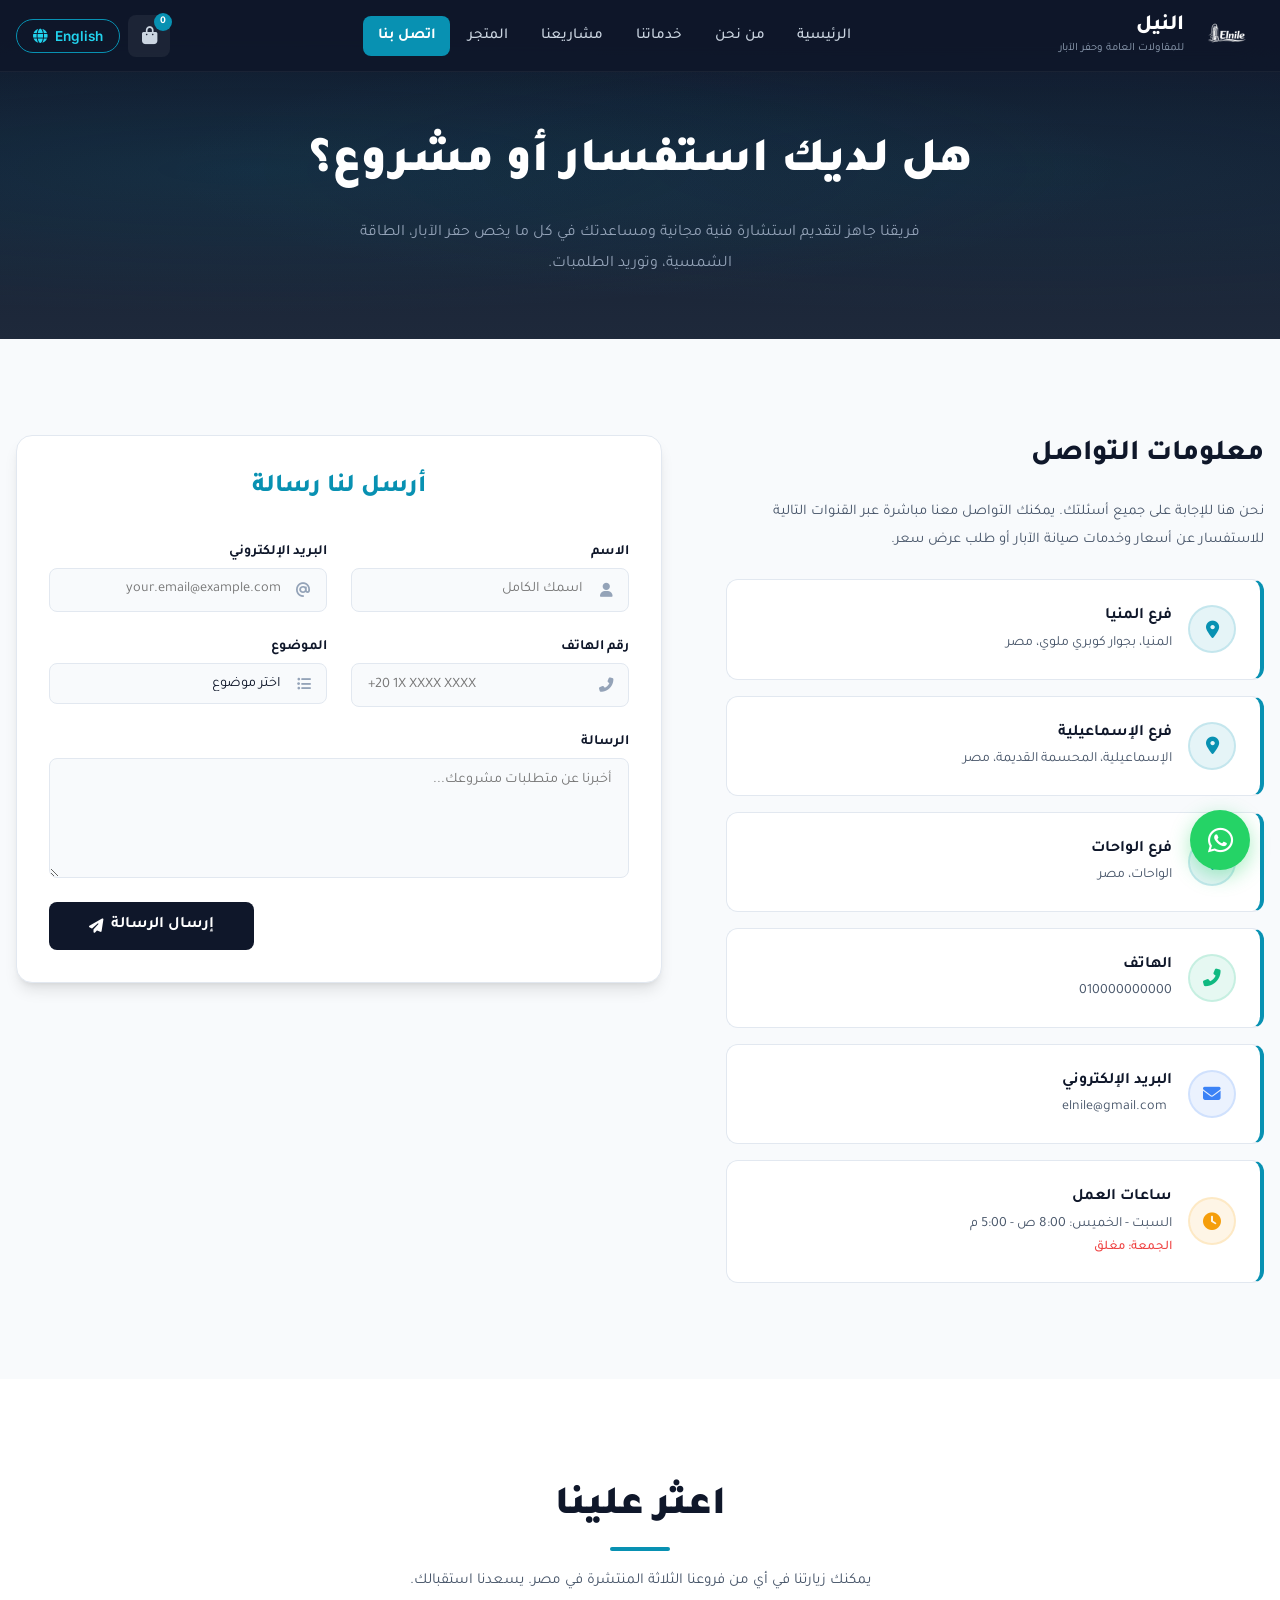
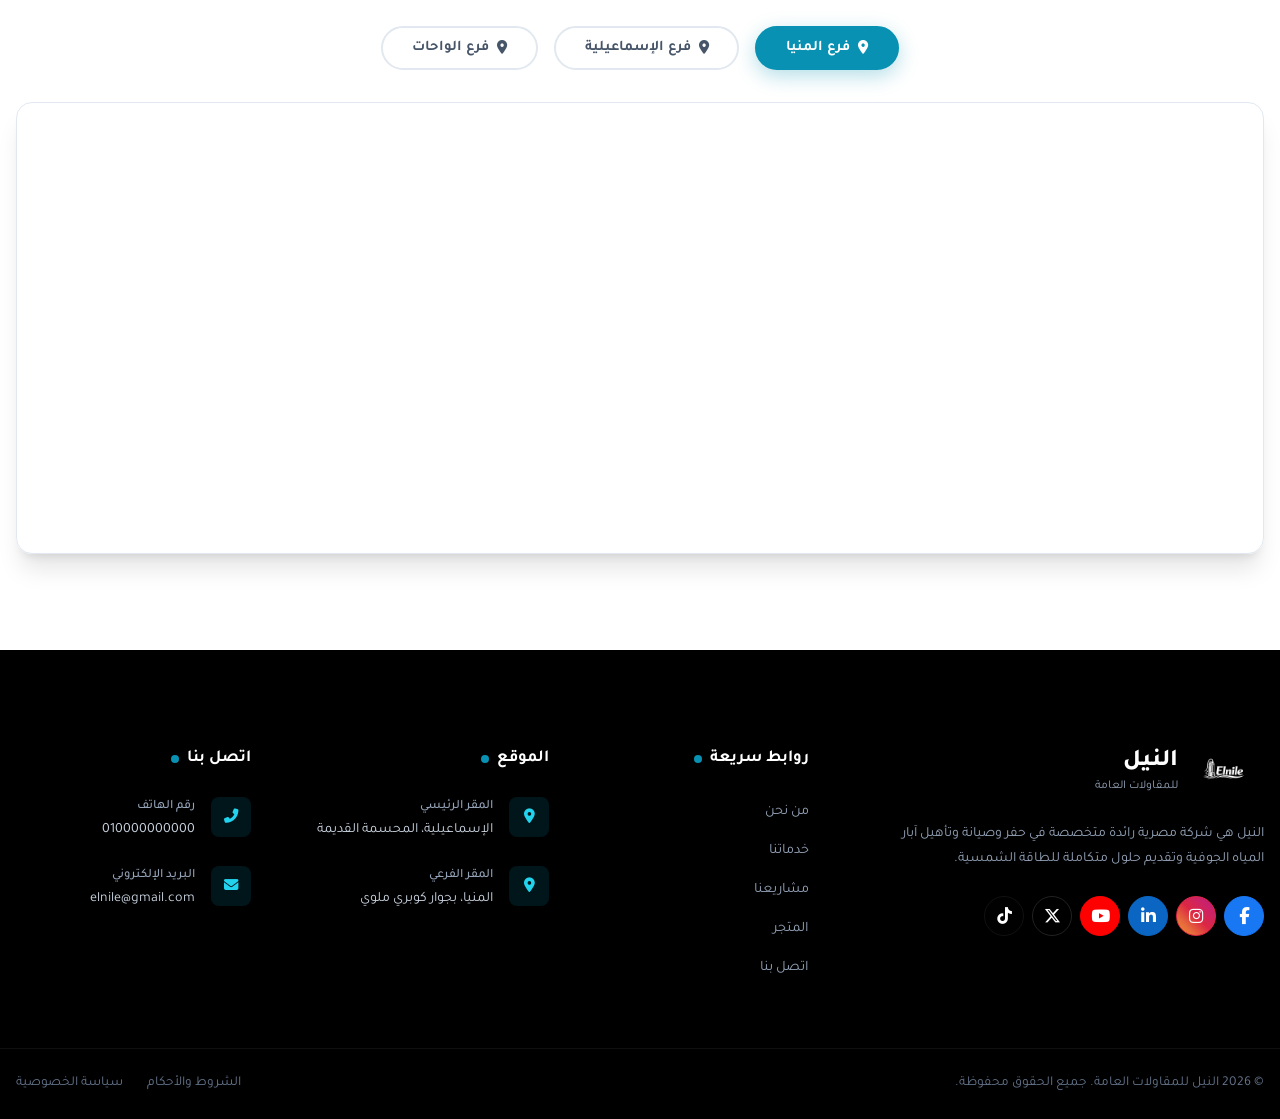
<file: contact.html>
<!DOCTYPE html>
<html lang="ar" dir="rtl">
<head>
    <meta charset="UTF-8">
    <meta name="viewport" content="width=device-width, initial-scale=1.0">
    <meta name="description" content="اتصل بنا - النيل للمقاولات العامة وحفر الآبار. تواصل معنا للاستفسار عن خدماتنا">
    <title>اتصل بنا | النيل للمقاولات العامة وحفر الآبار</title>

    <link rel="preconnect" href="https://fonts.googleapis.com">
    <link rel="preconnect" href="https://fonts.gstatic.com" crossorigin>
    <link href="https://fonts.googleapis.com/css2?family=Tajawal:wght@300;400;500;700;800;900&family=Inter:wght@300;400;500;600;700;800&display=swap" rel="stylesheet">
    <link rel="stylesheet" href="https://cdnjs.cloudflare.com/ajax/libs/font-awesome/6.5.1/css/all.min.css">

    <link rel="stylesheet" href="styles.css">
    <link rel="stylesheet" href="contact.css">
</head>
<body>

    <!-- ============ HEADER ============ -->
    <header id="main-header" class="header">
        <div class="container">
            <nav class="navbar">
                <a href="index.html" class="logo" id="logo">
                    <img src="our images/logo.png" alt="Elnile Logo" class="logo-img">
                    <div class="logo-text">
                        <span class="logo-name" data-ar="النيل" data-en="Elnile">النيل</span>
                        <span class="logo-tagline" data-ar="للمقاولات العامة وحفر الآبار" data-en="General Contracting & Well Drilling">للمقاولات العامة وحفر الآبار</span>
                    </div>
                </a>
                <ul class="nav-links" id="nav-links">
                    <li><a href="index.html" class="nav-link" data-ar="الرئيسية" data-en="Home">الرئيسية</a></li>
                    <li><a href="about.html" class="nav-link" data-ar="من نحن" data-en="About Us">من نحن</a></li>
                    <li>
                        <a href="services.html" class="nav-link" data-ar="خدماتنا" data-en="Services">خدماتنا</a>
                    </li>
                    <li><a href="projects.html" class="nav-link" data-ar="مشاريعنا" data-en="Projects">مشاريعنا</a></li>
                    <li><a href="store.html" class="nav-link" data-ar="المتجر" data-en="Store">المتجر</a></li>
                    <li><a href="contact.html" class="nav-link active" data-ar="اتصل بنا" data-en="Contact">اتصل بنا</a></li>
                </ul>
                <div class="nav-actions">
                    <button class="cart-btn" id="cart-btn" aria-label="Shopping Cart">
                        <i class="fas fa-shopping-bag"></i>
                        <span class="cart-count">0</span>
                    </button>
                    <button class="lang-btn" id="lang-toggle">
                        <span class="lang-text">English</span>
                        <i class="fas fa-globe"></i>
                    </button>
                    <button class="mobile-toggle" id="mobile-toggle" aria-label="Toggle Menu">
                        <span class="hamburger-line"></span>
                        <span class="hamburger-line"></span>
                        <span class="hamburger-line"></span>
                    </button>
                </div>
            </nav>
        </div>
    </header>

    <!-- ============ CONTACT HERO BANNER ============ -->
    <section class="contact-hero">
        <div class="contact-hero-bg"></div>
        <div class="container">
            <div class="contact-hero-content">
                <h1 class="contact-hero-title" data-ar="هل لديك استفسار أو مشروع؟" data-en="Have a Question or a Project?">هل لديك استفسار أو مشروع؟</h1>
                <p class="contact-hero-subtitle" data-ar="فريقنا جاهز لتقديم استشارة فنية مجانية ومساعدتك في كل ما يخص حفر الآبار، الطاقة الشمسية، وتوريد الطلمبات." data-en="Our team is ready to provide free technical consultation and help you with everything related to well drilling, solar energy, and pump supply.">
                    فريقنا جاهز لتقديم استشارة فنية مجانية ومساعدتك في كل ما يخص حفر الآبار، الطاقة الشمسية، وتوريد الطلمبات.
                </p>
            </div>
        </div>
    </section>

    <!-- ============ CONTACT INFO + FORM ============ -->
    <section class="contact-main-section">
        <div class="container">
            <div class="contact-main-grid">

                <!-- LEFT: Contact Info -->
                <div class="contact-info-col">
                    <h2 class="contact-info-title" data-ar="معلومات التواصل" data-en="Contact Information">معلومات التواصل</h2>
                    <p class="contact-info-desc" data-ar="نحن هنا للإجابة على جميع أسئلتك. يمكنك التواصل معنا مباشرة عبر القنوات التالية للاستفسار عن أسعار وخدمات صيانة الآبار أو طلب عرض سعر." data-en="We are here to answer all your questions. You can contact us directly through the following channels to inquire about well maintenance prices and services or request a quote.">
                        نحن هنا للإجابة على جميع أسئلتك. يمكنك التواصل معنا مباشرة عبر القنوات التالية للاستفسار عن أسعار وخدمات صيانة الآبار أو طلب عرض سعر.
                    </p>

                    <!-- Contact Cards -->
                    <div class="contact-cards">
                        <div class="contact-info-card">
                            <div class="contact-info-icon"><i class="fas fa-map-marker-alt"></i></div>
                            <div class="contact-info-text">
                                <h3 data-ar="فرع المنيا" data-en="Minya Branch">فرع المنيا</h3>
                                <p data-ar="المنيا، بجوار كوبري ملوي، مصر" data-en="Minya, next to Mallawi Bridge, Egypt">المنيا، بجوار كوبري ملوي، مصر</p>
                            </div>
                        </div>
                        <div class="contact-info-card">
                            <div class="contact-info-icon"><i class="fas fa-map-marker-alt"></i></div>
                            <div class="contact-info-text">
                                <h3 data-ar="فرع الإسماعيلية" data-en="Ismailia Branch">فرع الإسماعيلية</h3>
                                <p data-ar="الإسماعيلية، المحسمة القديمة، مصر" data-en="Ismailia, Old Mahsama, Egypt">الإسماعيلية، المحسمة القديمة، مصر</p>
                            </div>
                        </div>
                        <div class="contact-info-card">
                            <div class="contact-info-icon"><i class="fas fa-map-marker-alt"></i></div>
                            <div class="contact-info-text">
                                <h3 data-ar="فرع الواحات" data-en="Oases Branch">فرع الواحات</h3>
                                <p data-ar="الواحات، مصر" data-en="Oases, Egypt">الواحات، مصر</p>
                            </div>
                        </div>
                        <div class="contact-info-card">
                            <div class="contact-info-icon phone-icon"><i class="fas fa-phone-alt"></i></div>
                            <div class="contact-info-text">
                                <h3 data-ar="الهاتف" data-en="Phone">الهاتف</h3>
                                <a href="tel:010000000000" dir="ltr">010000000000</a>
                            </div>
                        </div>
                        <div class="contact-info-card">
                            <div class="contact-info-icon email-icon"><i class="fas fa-envelope"></i></div>
                            <div class="contact-info-text">
                                <h3 data-ar="البريد الإلكتروني" data-en="Email">البريد الإلكتروني</h3>
                                <a href="mailto:elnile@gmail.com" dir="ltr">elnile@gmail.com</a>
                            </div>
                        </div>
                        <div class="contact-info-card">
                            <div class="contact-info-icon hours-icon"><i class="fas fa-clock"></i></div>
                            <div class="contact-info-text">
                                <h3 data-ar="ساعات العمل" data-en="Working Hours">ساعات العمل</h3>
                                <p data-ar="السبت - الخميس: 8:00 ص - 5:00 م" data-en="Saturday - Thursday: 8:00 AM - 5:00 PM">السبت - الخميس: 8:00 ص - 5:00 م</p>
                                <p class="hours-sub" data-ar="الجمعة: مغلق" data-en="Friday: Closed">الجمعة: مغلق</p>
                            </div>
                        </div>
                    </div>
                </div>

                <!-- RIGHT: Contact Form -->
                <div class="contact-form-col">
                    <div class="contact-form-card">
                        <h2 class="contact-form-title" data-ar="أرسل لنا رسالة" data-en="Send Us a Message">أرسل لنا رسالة</h2>
                        <form id="contact-form" class="contact-form" onsubmit="return false;">
                            <div class="form-row">
                                <div class="form-group">
                                    <label for="contact-name" data-ar="الاسم" data-en="Name">الاسم</label>
                                    <div class="input-wrapper">
                                        <input type="text" id="contact-name" placeholder="اسمك الكامل" data-placeholder-ar="اسمك الكامل" data-placeholder-en="Your full name" required>
                                        <i class="fas fa-user"></i>
                                    </div>
                                </div>
                                <div class="form-group">
                                    <label for="contact-email" data-ar="البريد الإلكتروني" data-en="Email">البريد الإلكتروني</label>
                                    <div class="input-wrapper">
                                        <input type="email" id="contact-email" placeholder="your.email@example.com" data-placeholder-ar="your.email@example.com" data-placeholder-en="your.email@example.com" required>
                                        <i class="fas fa-at"></i>
                                    </div>
                                </div>
                            </div>
                            <div class="form-row">
                                <div class="form-group">
                                    <label for="contact-phone" data-ar="رقم الهاتف" data-en="Phone Number">رقم الهاتف</label>
                                    <div class="input-wrapper">
                                        <input type="tel" id="contact-phone" placeholder="+20 1X XXXX XXXX" data-placeholder-ar="+20 1X XXXX XXXX" data-placeholder-en="+20 1X XXXX XXXX" dir="ltr">
                                        <i class="fas fa-phone-alt"></i>
                                    </div>
                                </div>
                                <div class="form-group">
                                    <label for="contact-subject" data-ar="الموضوع" data-en="Subject">الموضوع</label>
                                    <div class="input-wrapper select-wrapper">
                                        <select id="contact-subject" required>
                                            <option value="" disabled selected data-ar="اختر موضوع" data-en="Choose a subject">اختر موضوع</option>
                                            <option value="drilling" data-ar="حفر آبار" data-en="Well Drilling">حفر آبار</option>
                                            <option value="maintenance" data-ar="صيانة آبار" data-en="Well Maintenance">صيانة آبار</option>
                                            <option value="solar" data-ar="طاقة شمسية" data-en="Solar Energy">طاقة شمسية</option>
                                            <option value="pumps" data-ar="توريد طلمبات" data-en="Pump Supply">توريد طلمبات</option>
                                            <option value="quote" data-ar="طلب عرض سعر" data-en="Request a Quote">طلب عرض سعر</option>
                                            <option value="other" data-ar="أخرى" data-en="Other">أخرى</option>
                                        </select>
                                        <i class="fas fa-list-ul"></i>
                                    </div>
                                </div>
                            </div>
                            <div class="form-group full-width">
                                <label for="contact-message" data-ar="الرسالة" data-en="Message">الرسالة</label>
                                <textarea id="contact-message" rows="5" placeholder="أخبرنا عن متطلبات مشروعك..." data-placeholder-ar="أخبرنا عن متطلبات مشروعك..." data-placeholder-en="Tell us about your project requirements..." required></textarea>
                            </div>
                            <button type="submit" class="form-submit-btn" id="form-submit">
                                <span data-ar="إرسال الرسالة" data-en="Send Message">إرسال الرسالة</span>
                                <i class="fas fa-paper-plane"></i>
                            </button>
                        </form>
                    </div>
                </div>

            </div>
        </div>
    </section>

    <!-- ============ FIND US / MAP SECTION ============ -->
    <section class="map-section">
        <div class="container">
            <div class="map-header">
                <h2 class="map-title" data-ar="اعثر علينا" data-en="Find Us">اعثر علينا</h2>
                <div class="map-title-underline"></div>
                <p class="map-subtitle" data-ar="يمكنك زيارتنا في أي من فروعنا الثلاثة المنتشرة في مصر. يسعدنا استقبالك." data-en="You can visit us at any of our three branches across Egypt. We look forward to welcoming you.">
                    يمكنك زيارتنا في أي من فروعنا الثلاثة المنتشرة في مصر. يسعدنا استقبالك.
                </p>
            </div>

            <!-- Location Tabs -->
            <div class="map-tabs">
                <button class="map-tab active" data-location="minya">
                    <i class="fas fa-map-marker-alt"></i>
                    <span data-ar="فرع المنيا" data-en="Minya Branch">فرع المنيا</span>
                </button>
                <button class="map-tab" data-location="ismailia">
                    <i class="fas fa-map-marker-alt"></i>
                    <span data-ar="فرع الإسماعيلية" data-en="Ismailia Branch">فرع الإسماعيلية</span>
                </button>
                <button class="map-tab" data-location="oases">
                    <i class="fas fa-map-marker-alt"></i>
                    <span data-ar="فرع الواحات" data-en="Oases Branch">فرع الواحات</span>
                </button>
            </div>

            <!-- Map Container -->
            <div class="map-container">
                <div class="map-frame active" id="map-minya">
                    <iframe
                        src="https://www.google.com/maps/embed?pb=!1m18!1m12!1m3!1d55551.56789!2d30.75!3d27.73!2m3!1f0!2f0!3f0!3m2!1i1024!2i768!4f13.1!3m3!1m2!1s0x145b24e36c48d6e7%3A0x3c0b6e15e9b2e6d!2z2YXZhNmI2Yog2KfZhNmF2YbZitinIC0g2YXYtdix!5e0!3m2!1sar!2seg!4v1700000000000!5m2!1sar!2seg"
                        width="100%" height="450" style="border:0;" allowfullscreen="" loading="lazy"
                        referrerpolicy="no-referrer-when-downgrade"
                        title="موقع فرع المنيا">
                    </iframe>
                </div>
                <div class="map-frame" id="map-ismailia">
                    <iframe
                        src="https://www.google.com/maps/embed?pb=!1m18!1m12!1m3!1d27321.43!2d32.23!3d30.60!2m3!1f0!2f0!3f0!3m2!1i1024!2i768!4f13.1!3m3!1m2!1s0x14f85d4890a7b7c9%3A0x1a2b3c4d5e6f7890!2z2KfZhNmF2K3Ys9mF2Kkg2KfZhNmC2K_ZitmF2Kkg2KfZhNil2LPZhdin2LnZitmE2YrYqQ!5e0!3m2!1sar!2seg!4v1700000000001!5m2!1sar!2seg"
                        width="100%" height="450" style="border:0;" allowfullscreen="" loading="lazy"
                        referrerpolicy="no-referrer-when-downgrade"
                        title="موقع فرع الإسماعيلية">
                    </iframe>
                </div>
                <div class="map-frame" id="map-oases">
                    <iframe
                        src="https://www.google.com/maps/embed?pb=!1m18!1m12!1m3!1d112345.67!2d28.97!3d28.52!2m3!1f0!2f0!3f0!3m2!1i1024!2i768!4f13.1!3m3!1m2!1s0x145a3b2c1d4e5f60%3A0x9876543210abcdef!2z2KfZhNmI2KfYrdin2Kog2KfZhNio2K3YsdmK2Kk!5e0!3m2!1sar!2seg!4v1700000000002!5m2!1sar!2seg"
                        width="100%" height="450" style="border:0;" allowfullscreen="" loading="lazy"
                        referrerpolicy="no-referrer-when-downgrade"
                        title="موقع فرع الواحات">
                    </iframe>
                </div>
            </div>
        </div>
    </section>

    <!-- ============ FOOTER ============ -->
    <footer class="footer">
        <div class="container">
            <div class="footer-grid">
                <div class="footer-col footer-about">
                    <a href="index.html" class="footer-logo">
                        <img src="our images/logo.png" alt="Elnile Logo" class="footer-logo-img">
                        <div class="footer-logo-text">
                            <span class="footer-logo-name" data-ar="النيل" data-en="Elnile">النيل</span>
                            <span class="footer-logo-tagline" data-ar="للمقاولات العامة" data-en="General Contracting">للمقاولات العامة</span>
                        </div>
                    </a>
                    <p class="footer-desc" data-ar="النيل هي شركة مصرية رائدة متخصصة في حفر وصيانة وتأهيل آبار المياه الجوفية وتقديم حلول متكاملة للطاقة الشمسية." data-en="Elnile is a leading Egyptian company specializing in drilling, maintaining and rehabilitating groundwater wells and providing integrated solar energy solutions.">
                        النيل هي شركة مصرية رائدة متخصصة في حفر وصيانة وتأهيل آبار المياه الجوفية وتقديم حلول متكاملة للطاقة الشمسية.
                    </p>
                    <div class="footer-social">
                        <a href="#" class="social-link" aria-label="Facebook"><i class="fab fa-facebook-f"></i></a>
                        <a href="#" class="social-link" aria-label="Instagram"><i class="fab fa-instagram"></i></a>
                        <a href="#" class="social-link" aria-label="LinkedIn"><i class="fab fa-linkedin-in"></i></a>
                        <a href="#" class="social-link" aria-label="YouTube"><i class="fab fa-youtube"></i></a>
                        <a href="#" class="social-link" aria-label="X (Twitter)"><i class="fab fa-x-twitter"></i></a>
                        <a href="#" class="social-link" aria-label="TikTok"><i class="fab fa-tiktok"></i></a>
                    </div>
                </div>
                <div class="footer-col">
                    <h3 class="footer-heading" data-ar="روابط سريعة" data-en="Quick Links"><span class="heading-dot"></span>روابط سريعة</h3>
                    <ul class="footer-links">
                        <li><a href="about.html" data-ar="من نحن" data-en="About Us">من نحن</a></li>
                        <li><a href="services.html" data-ar="خدماتنا" data-en="Our Services">خدماتنا</a></li>
                        <li><a href="projects.html" data-ar="مشاريعنا" data-en="Our Projects">مشاريعنا</a></li>
                        <li><a href="store.html" data-ar="المتجر" data-en="Store">المتجر</a></li>
                        <li><a href="contact.html" data-ar="اتصل بنا" data-en="Contact Us">اتصل بنا</a></li>
                    </ul>
                </div>
                <div class="footer-col">
                    <h3 class="footer-heading" data-ar="الموقع" data-en="Location"><span class="heading-dot"></span>الموقع</h3>
                    <div class="footer-contact-list">
                        <div class="contact-item">
                            <div class="contact-icon"><i class="fas fa-map-marker-alt"></i></div>
                            <div class="contact-text">
                                <span class="contact-label" data-ar="المقر الرئيسي" data-en="Main Office">المقر الرئيسي</span>
                                <p data-ar="الإسماعيلية، المحسمة القديمة" data-en="Ismailia, Old Mahsama">الإسماعيلية، المحسمة القديمة</p>
                            </div>
                        </div>
                        <div class="contact-item">
                            <div class="contact-icon"><i class="fas fa-map-marker-alt"></i></div>
                            <div class="contact-text">
                                <span class="contact-label" data-ar="المقر الفرعي" data-en="Branch Office">المقر الفرعي</span>
                                <p data-ar="المنيا، بجوار كوبري ملوي" data-en="Minya, next to Mallawi Bridge">المنيا، بجوار كوبري ملوي</p>
                            </div>
                        </div>
                    </div>
                </div>
                <div class="footer-col">
                    <h3 class="footer-heading" data-ar="اتصل بنا" data-en="Contact Us"><span class="heading-dot"></span>اتصل بنا</h3>
                    <div class="footer-contact-list">
                        <div class="contact-item">
                            <div class="contact-icon"><i class="fas fa-phone-alt"></i></div>
                            <div class="contact-text">
                                <span class="contact-label" data-ar="رقم الهاتف" data-en="Phone Number">رقم الهاتف</span>
                                <a href="tel:010000000000" dir="ltr">010000000000</a>
                            </div>
                        </div>
                        <div class="contact-item">
                            <div class="contact-icon"><i class="fas fa-envelope"></i></div>
                            <div class="contact-text">
                                <span class="contact-label" data-ar="البريد الإلكتروني" data-en="Email">البريد الإلكتروني</span>
                                <a href="mailto:elnile@gmail.com" dir="ltr">elnile@gmail.com</a>
                            </div>
                        </div>
                    </div>
                </div>
            </div>
        </div>
        <div class="footer-bottom">
            <div class="container">
                <div class="footer-bottom-content">
                    <p class="copyright" data-ar="© 2026 النيل للمقاولات العامة. جميع الحقوق محفوظة." data-en="© 2026 Elnile General Contracting. All rights reserved.">© 2026 النيل للمقاولات العامة. جميع الحقوق محفوظة.</p>
                    <div class="footer-bottom-links">
                        <a href="#" data-ar="الشروط والأحكام" data-en="Terms & Conditions">الشروط والأحكام</a>
                        <a href="#" data-ar="سياسة الخصوصية" data-en="Privacy Policy">سياسة الخصوصية</a>
                    </div>
                </div>
            </div>
        </div>
    </footer>

    <!-- WhatsApp -->
    <a href="https://wa.me/201234567890" class="whatsapp-float" id="whatsapp-btn" target="_blank" rel="noopener noreferrer" aria-label="WhatsApp">
        <i class="fab fa-whatsapp"></i>
    </a>

    <script src="script.js"></script>
    <script src="contact.js"></script>
</body>
</html>
</file>
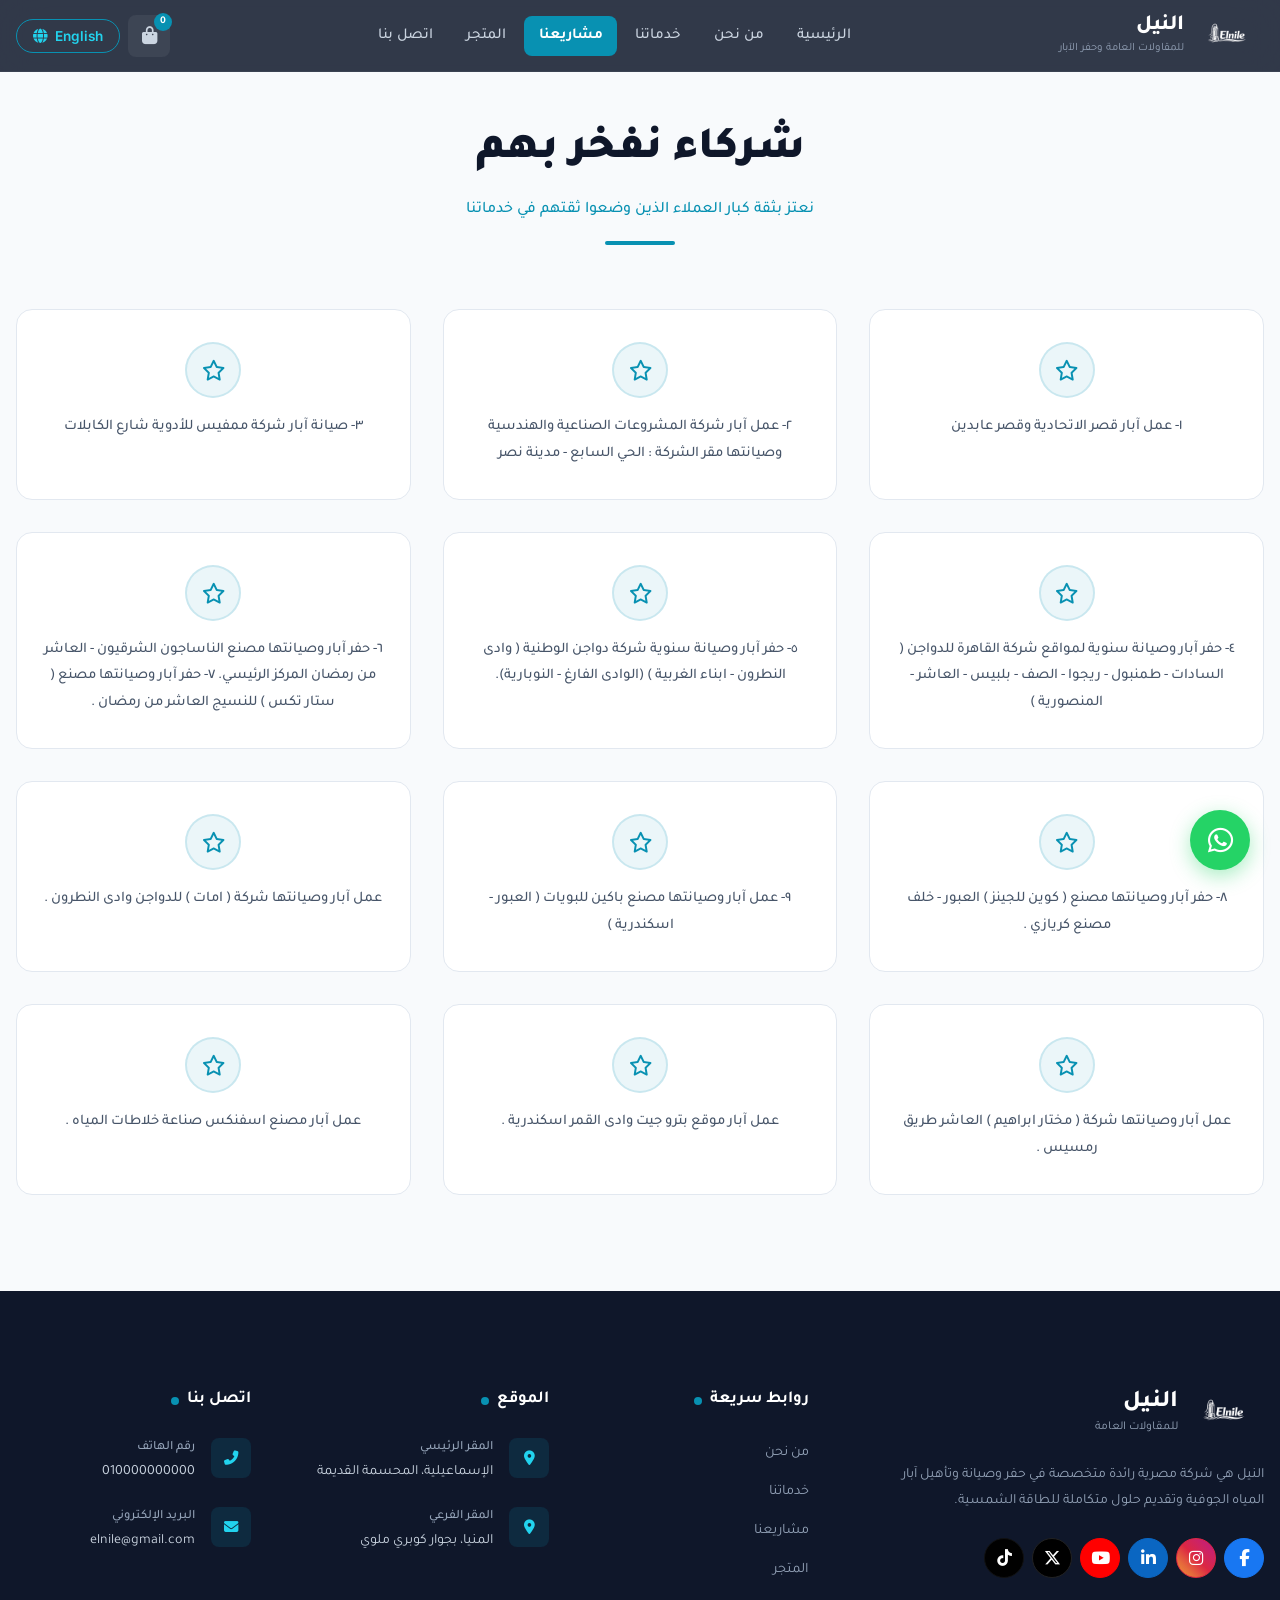
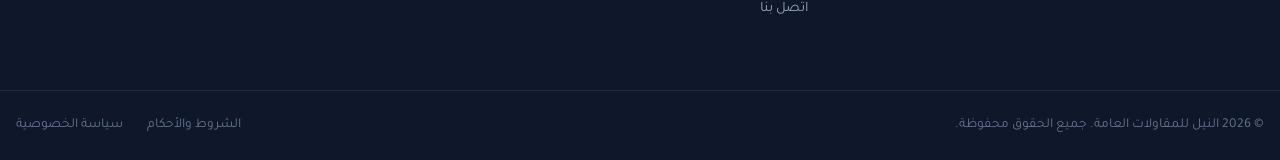
<file: projects.html>
<!DOCTYPE html>
<html lang="ar" dir="rtl">
<head>
    <meta charset="UTF-8">
    <meta name="viewport" content="width=device-width, initial-scale=1.0">
    <meta name="description" content="مشاريعنا - النيل للمقاولات العامة وحفر الآبار. شركاء نفخر بهم">
    <title>مشاريعنا | النيل للمقاولات العامة وحفر الآبار</title>

    <link rel="preconnect" href="https://fonts.googleapis.com">
    <link rel="preconnect" href="https://fonts.gstatic.com" crossorigin>
    <link href="https://fonts.googleapis.com/css2?family=Tajawal:wght@300;400;500;700;800;900&family=Inter:wght@300;400;500;600;700;800&display=swap" rel="stylesheet">
    <link rel="stylesheet" href="https://cdnjs.cloudflare.com/ajax/libs/font-awesome/6.5.1/css/all.min.css">

    <link rel="stylesheet" href="styles.css">
    <link rel="stylesheet" href="projects.css">
</head>
<body>

    <!-- ============ HEADER ============ -->
    <header id="main-header" class="header scrolled">
        <div class="container">
            <nav class="navbar">
                <a href="index.html" class="logo" id="logo">
                    <img src="our images/logo.png" alt="Elnile Logo" class="logo-img">
                    <div class="logo-text">
                        <span class="logo-name" data-ar="النيل" data-en="Elnile">النيل</span>
                        <span class="logo-tagline" data-ar="للمقاولات العامة وحفر الآبار" data-en="General Contracting & Well Drilling">للمقاولات العامة وحفر الآبار</span>
                    </div>
                </a>
                <ul class="nav-links" id="nav-links">
                    <li><a href="index.html" class="nav-link" data-ar="الرئيسية" data-en="Home">الرئيسية</a></li>
                    <li><a href="about.html" class="nav-link" data-ar="من نحن" data-en="About Us">من نحن</a></li>
                    <li>
                        <a href="services.html" class="nav-link" data-ar="خدماتنا" data-en="Services">خدماتنا</a>
                    </li>
                    <li><a href="projects.html" class="nav-link active" data-ar="مشاريعنا" data-en="Projects">مشاريعنا</a></li>
                    <li><a href="store.html" class="nav-link" data-ar="المتجر" data-en="Store">المتجر</a></li>
                    <li><a href="contact.html" class="nav-link" data-ar="اتصل بنا" data-en="Contact">اتصل بنا</a></li>
                </ul>
                <div class="nav-actions">
                    <button class="cart-btn" id="cart-btn" aria-label="Shopping Cart">
                        <i class="fas fa-shopping-bag"></i>
                        <span class="cart-count">0</span>
                    </button>
                    <button class="lang-btn" id="lang-toggle">
                        <span class="lang-text">English</span>
                        <i class="fas fa-globe"></i>
                    </button>
                    <button class="mobile-toggle" id="mobile-toggle" aria-label="Toggle Menu">
                        <span class="hamburger-line"></span>
                        <span class="hamburger-line"></span>
                        <span class="hamburger-line"></span>
                    </button>
                </div>
            </nav>
        </div>
    </header>

    <!-- ============ PROJECTS SECTION ============ -->
    <section class="projects-page-section">
        <div class="container">
            <!-- Section Header -->
            <div class="projects-page-header">
                <h1 class="projects-page-title" data-ar="شركاء نفخر بهم" data-en="Partners We're Proud Of">شركاء نفخر بهم</h1>
                <p class="projects-page-subtitle" data-ar="نعتز بثقة كبار العملاء الذين وضعوا ثقتهم في خدماتنا" data-en="We are proud of the trust of major clients who placed their confidence in our services">
                    نعتز بثقة كبار العملاء الذين وضعوا ثقتهم في خدماتنا
                </p>
                <div class="projects-title-underline"></div>
            </div>

            <!-- Projects Grid -->
            <div class="projects-grid">

                <div class="project-card">
                    <div class="project-star"><i class="far fa-star"></i></div>
                    <p data-ar="١- عمل آبار قصر الاتحادية وقصر عابدين" data-en="1- Drilling wells for the Federal Palace and Abdeen Palace">١- عمل آبار قصر الاتحادية وقصر عابدين</p>
                </div>

                <div class="project-card">
                    <div class="project-star"><i class="far fa-star"></i></div>
                    <p data-ar="٢- عمل آبار شركة المشروعات الصناعية والهندسية وصيانتها مقر الشركة : الحي السابع - مدينة نصر" data-en="2- Drilling wells for Industrial & Engineering Projects Co. and maintenance, HQ: 7th District - Nasr City">٢- عمل آبار شركة المشروعات الصناعية والهندسية وصيانتها مقر الشركة : الحي السابع - مدينة نصر</p>
                </div>

                <div class="project-card">
                    <div class="project-star"><i class="far fa-star"></i></div>
                    <p data-ar="٣- صيانة آبار شركة ممفيس للأدوية شارع الكابلات" data-en="3- Maintenance of Memphis Pharmaceutical Co. wells, Cables Street">٣- صيانة آبار شركة ممفيس للأدوية شارع الكابلات</p>
                </div>

                <div class="project-card">
                    <div class="project-star"><i class="far fa-star"></i></div>
                    <p data-ar="٤- حفر آبار وصيانة سنوية لمواقع شركة القاهرة للدواجن ( السادات - طمنبول - ريجوا - الصف - بلبيس - العاشر - المنصورية )" data-en="4- Annual well drilling & maintenance for Cairo Poultry Co. sites (Sadat - Tamnbol - Rigwa - Al Saf - Belbeis - 10th - Mansouria)">٤- حفر آبار وصيانة سنوية لمواقع شركة القاهرة للدواجن ( السادات - طمنبول - ريجوا - الصف - بلبيس - العاشر - المنصورية )</p>
                </div>

                <div class="project-card">
                    <div class="project-star"><i class="far fa-star"></i></div>
                    <p data-ar="٥- حفر آبار وصيانة سنوية شركة دواجن الوطنية ( وادى النطرون - ابناء الغربية ) (الوادى الفارغ - النوبارية)." data-en="5- Annual well drilling & maintenance for National Poultry Co. (Wadi El Natroun - Abnaa El Gharbiya) (El Wadi El Farig - Noubaria)">٥- حفر آبار وصيانة سنوية شركة دواجن الوطنية ( وادى النطرون - ابناء الغربية ) (الوادى الفارغ - النوبارية).</p>
                </div>

                <div class="project-card">
                    <div class="project-star"><i class="far fa-star"></i></div>
                    <p data-ar="٦- حفر آبار وصيانتها مصنع الناساجون الشرقيون - العاشر من رمضان المركز الرئيسي. ٧- حفر آبار وصيانتها مصنع ( ستار تكس ) للنسيج العاشر من رمضان ." data-en="6- Well drilling & maintenance for Eastern Weavers Factory - 10th of Ramadan HQ. 7- Well drilling & maintenance for Star Tex Textile Factory, 10th of Ramadan">٦- حفر آبار وصيانتها مصنع الناساجون الشرقيون - العاشر من رمضان المركز الرئيسي. ٧- حفر آبار وصيانتها مصنع ( ستار تكس ) للنسيج العاشر من رمضان .</p>
                </div>

                <div class="project-card">
                    <div class="project-star"><i class="far fa-star"></i></div>
                    <p data-ar="٨- حفر آبار وصيانتها مصنع ( كوين للجينز ) العبور - خلف مصنع كريازي ." data-en="8- Well drilling & maintenance for Queen Jeans Factory, Obour - behind Kiriazi Factory">٨- حفر آبار وصيانتها مصنع ( كوين للجينز ) العبور - خلف مصنع كريازي .</p>
                </div>

                <div class="project-card">
                    <div class="project-star"><i class="far fa-star"></i></div>
                    <p data-ar="٩- عمل آبار وصيانتها مصنع باكين للبويات ( العبور - اسكندرية )" data-en="9- Well drilling & maintenance for Bakin Paint Factory (Obour - Alexandria)">٩- عمل آبار وصيانتها مصنع باكين للبويات ( العبور - اسكندرية )</p>
                </div>

                <div class="project-card">
                    <div class="project-star"><i class="far fa-star"></i></div>
                    <p data-ar="عمل آبار وصيانتها شركة ( امات ) للدواجن وادى النطرون ." data-en="Well drilling & maintenance for Amat Poultry Co., Wadi El Natroun">عمل آبار وصيانتها شركة ( امات ) للدواجن وادى النطرون .</p>
                </div>

                <div class="project-card">
                    <div class="project-star"><i class="far fa-star"></i></div>
                    <p data-ar="عمل آبار وصيانتها شركة ( مختار ابراهيم ) العاشر طريق رمسيس ." data-en="Well drilling & maintenance for Mokhtar Ibrahim Co., 10th of Ramadan, Ramsis Road">عمل آبار وصيانتها شركة ( مختار ابراهيم ) العاشر طريق رمسيس .</p>
                </div>

                <div class="project-card">
                    <div class="project-star"><i class="far fa-star"></i></div>
                    <p data-ar="عمل آبار موقع بترو جيت وادى القمر اسكندرية ." data-en="Well drilling for Petro Jet site, Wadi El Qamar, Alexandria">عمل آبار موقع بترو جيت وادى القمر اسكندرية .</p>
                </div>

                <div class="project-card">
                    <div class="project-star"><i class="far fa-star"></i></div>
                    <p data-ar="عمل آبار مصنع اسفنكس صناعة خلاطات المياه ." data-en="Well drilling for Sphinx Water Mixers Manufacturing Factory">عمل آبار مصنع اسفنكس صناعة خلاطات المياه .</p>
                </div>

            </div>
        </div>
    </section>

    <!-- ============ FOOTER ============ -->
    <footer id="contact" class="footer">
        <div class="container">
            <div class="footer-grid">
                <div class="footer-col footer-about">
                    <a href="index.html" class="footer-logo">
                        <img src="our images/logo.png" alt="Elnile Logo" class="footer-logo-img">
                        <div class="footer-logo-text">
                            <span class="footer-logo-name" data-ar="النيل" data-en="Elnile">النيل</span>
                            <span class="footer-logo-tagline" data-ar="للمقاولات العامة" data-en="General Contracting">للمقاولات العامة</span>
                        </div>
                    </a>
                    <p class="footer-desc" data-ar="النيل هي شركة مصرية رائدة متخصصة في حفر وصيانة وتأهيل آبار المياه الجوفية وتقديم حلول متكاملة للطاقة الشمسية." data-en="Elnile is a leading Egyptian company specializing in drilling, maintaining and rehabilitating groundwater wells and providing integrated solar energy solutions.">
                        النيل هي شركة مصرية رائدة متخصصة في حفر وصيانة وتأهيل آبار المياه الجوفية وتقديم حلول متكاملة للطاقة الشمسية.
                    </p>
                    <div class="footer-social">
                        <a href="#" class="social-link" aria-label="Facebook"><i class="fab fa-facebook-f"></i></a>
                        <a href="#" class="social-link" aria-label="Instagram"><i class="fab fa-instagram"></i></a>
                        <a href="#" class="social-link" aria-label="LinkedIn"><i class="fab fa-linkedin-in"></i></a>
                        <a href="#" class="social-link" aria-label="YouTube"><i class="fab fa-youtube"></i></a>
                        <a href="#" class="social-link" aria-label="X (Twitter)"><i class="fab fa-x-twitter"></i></a>
                        <a href="#" class="social-link" aria-label="TikTok"><i class="fab fa-tiktok"></i></a>
                    </div>
                </div>
                <div class="footer-col">
                    <h3 class="footer-heading" data-ar="روابط سريعة" data-en="Quick Links"><span class="heading-dot"></span>روابط سريعة</h3>
                    <ul class="footer-links">
                        <li><a href="about.html" data-ar="من نحن" data-en="About Us">من نحن</a></li>
                        <li><a href="services.html" data-ar="خدماتنا" data-en="Our Services">خدماتنا</a></li>
                        <li><a href="projects.html" data-ar="مشاريعنا" data-en="Our Projects">مشاريعنا</a></li>
                        <li><a href="store.html" data-ar="المتجر" data-en="Store">المتجر</a></li>
                        <li><a href="contact.html" data-ar="اتصل بنا" data-en="Contact Us">اتصل بنا</a></li>
                    </ul>
                </div>
                <div class="footer-col">
                    <h3 class="footer-heading" data-ar="الموقع" data-en="Location"><span class="heading-dot"></span>الموقع</h3>
                    <div class="footer-contact-list">
                        <div class="contact-item">
                            <div class="contact-icon"><i class="fas fa-map-marker-alt"></i></div>
                            <div class="contact-text">
                                <span class="contact-label" data-ar="المقر الرئيسي" data-en="Main Office">المقر الرئيسي</span>
                                <p data-ar="الإسماعيلية، المحسمة القديمة" data-en="Ismailia, Old Mahsama">الإسماعيلية، المحسمة القديمة</p>
                            </div>
                        </div>
                        <div class="contact-item">
                            <div class="contact-icon"><i class="fas fa-map-marker-alt"></i></div>
                            <div class="contact-text">
                                <span class="contact-label" data-ar="المقر الفرعي" data-en="Branch Office">المقر الفرعي</span>
                                <p data-ar="المنيا، بجوار كوبري ملوي" data-en="Minya, next to Mallawi Bridge">المنيا، بجوار كوبري ملوي</p>
                            </div>
                        </div>
                    </div>
                </div>
                <div class="footer-col">
                    <h3 class="footer-heading" data-ar="اتصل بنا" data-en="Contact Us"><span class="heading-dot"></span>اتصل بنا</h3>
                    <div class="footer-contact-list">
                        <div class="contact-item">
                            <div class="contact-icon"><i class="fas fa-phone-alt"></i></div>
                            <div class="contact-text">
                                <span class="contact-label" data-ar="رقم الهاتف" data-en="Phone Number">رقم الهاتف</span>
                                <a href="tel:010000000000" dir="ltr">010000000000</a>
                            </div>
                        </div>
                        <div class="contact-item">
                            <div class="contact-icon"><i class="fas fa-envelope"></i></div>
                            <div class="contact-text">
                                <span class="contact-label" data-ar="البريد الإلكتروني" data-en="Email">البريد الإلكتروني</span>
                                <a href="mailto:elnile@gmail.com" dir="ltr">elnile@gmail.com</a>
                            </div>
                        </div>
                    </div>
                </div>
            </div>
        </div>
        <div class="footer-bottom">
            <div class="container">
                <div class="footer-bottom-content">
                    <p class="copyright" data-ar="© 2026 النيل للمقاولات العامة. جميع الحقوق محفوظة." data-en="© 2026 Elnile General Contracting. All rights reserved.">© 2026 النيل للمقاولات العامة. جميع الحقوق محفوظة.</p>
                    <div class="footer-bottom-links">
                        <a href="#" data-ar="الشروط والأحكام" data-en="Terms & Conditions">الشروط والأحكام</a>
                        <a href="#" data-ar="سياسة الخصوصية" data-en="Privacy Policy">سياسة الخصوصية</a>
                    </div>
                </div>
            </div>
        </div>
    </footer>

    <!-- WhatsApp -->
    <a href="https://wa.me/201234567890" class="whatsapp-float" id="whatsapp-btn" target="_blank" rel="noopener noreferrer" aria-label="WhatsApp">
        <i class="fab fa-whatsapp"></i>
    </a>

    <script src="script.js"></script>
</body>
</html>
</file>
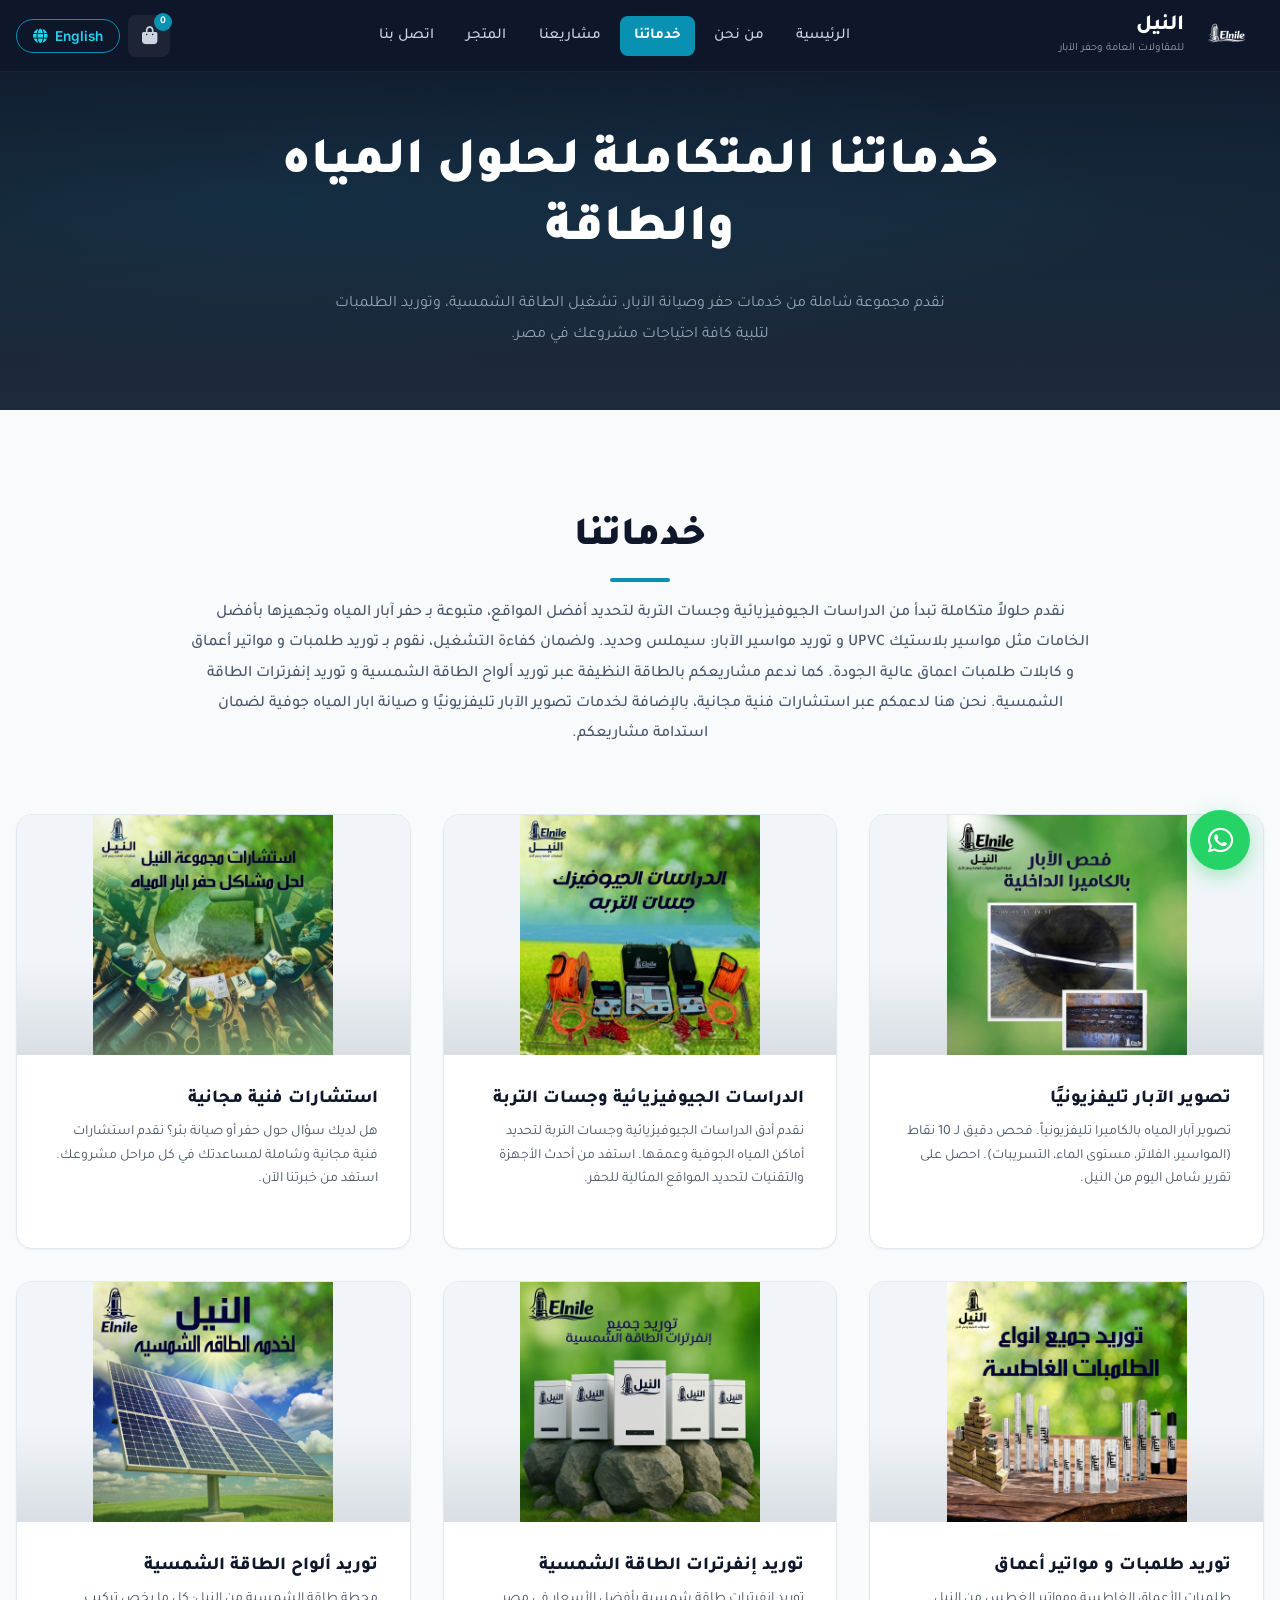
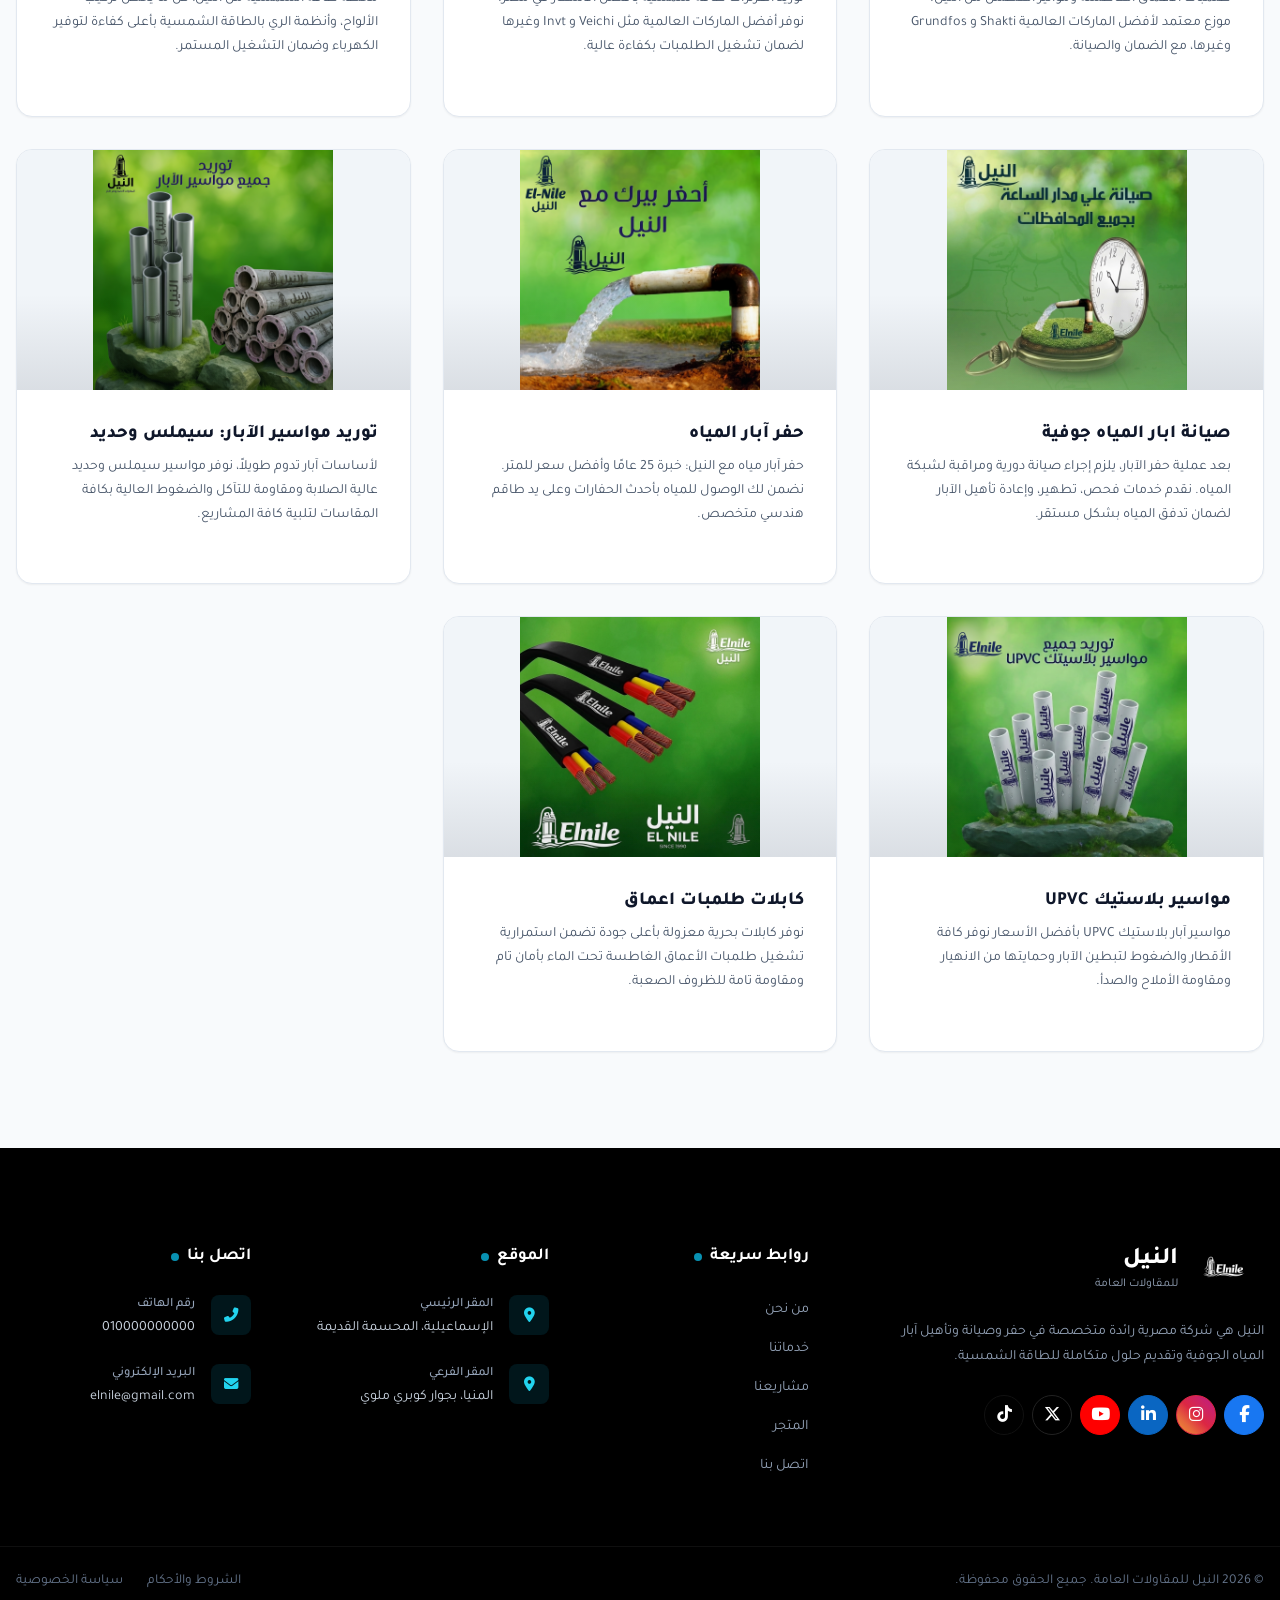
<file: services.html>
<!DOCTYPE html>
<html lang="ar" dir="rtl">
<head>
    <meta charset="UTF-8">
    <meta name="viewport" content="width=device-width, initial-scale=1.0">
    <meta name="description" content="خدماتنا - النيل للمقاولات العامة وحفر الآبار. نقدم حلولاً متكاملة لحلول المياه والطاقة المتجددة في مصر.">
    <title>خدماتنا | النيل للمقاولات العامة وحفر الآبار</title>

    <link rel="preconnect" href="https://fonts.googleapis.com">
    <link rel="preconnect" href="https://fonts.gstatic.com" crossorigin>
    <link href="https://fonts.googleapis.com/css2?family=Tajawal:wght@300;400;500;700;800;900&family=Inter:wght@300;400;500;600;700;800&display=swap" rel="stylesheet">
    <link rel="stylesheet" href="https://cdnjs.cloudflare.com/ajax/libs/font-awesome/6.5.1/css/all.min.css">

    <link rel="stylesheet" href="styles.css">
    <link rel="stylesheet" href="services.css">
</head>
<body>

    <!-- ============ HEADER ============ -->
    <header id="main-header" class="header">
        <div class="container">
            <nav class="navbar">
                <a href="index.html" class="logo" id="logo">
                    <img src="our images/logo.png" alt="Elnile Logo" class="logo-img">
                    <div class="logo-text">
                        <span class="logo-name" data-ar="النيل" data-en="Elnile">النيل</span>
                        <span class="logo-tagline" data-ar="للمقاولات العامة وحفر الآبار" data-en="General Contracting & Well Drilling">للمقاولات العامة وحفر الآبار</span>
                    </div>
                </a>
                <ul class="nav-links" id="nav-links">
                    <li><a href="index.html" class="nav-link" data-ar="الرئيسية" data-en="Home">الرئيسية</a></li>
                    <li><a href="about.html" class="nav-link" data-ar="من نحن" data-en="About Us">من نحن</a></li>
                    <li>
                        <a href="services.html" class="nav-link active" data-ar="خدماتنا" data-en="Services">خدماتنا</a>
                    </li>
                    <li><a href="projects.html" class="nav-link" data-ar="مشاريعنا" data-en="Projects">مشاريعنا</a></li>
                    <li><a href="store.html" class="nav-link" data-ar="المتجر" data-en="Store">المتجر</a></li>
                    <li><a href="contact.html" class="nav-link" data-ar="اتصل بنا" data-en="Contact">اتصل بنا</a></li>
                </ul>
                <div class="nav-actions">
                    <button class="cart-btn" id="cart-btn" aria-label="Shopping Cart">
                        <i class="fas fa-shopping-bag"></i>
                        <span class="cart-count">0</span>
                    </button>
                    <button class="lang-btn" id="lang-toggle">
                        <span class="lang-text">English</span>
                        <i class="fas fa-globe"></i>
                    </button>
                    <button class="mobile-toggle" id="mobile-toggle" aria-label="Toggle Menu">
                        <span class="hamburger-line"></span>
                        <span class="hamburger-line"></span>
                        <span class="hamburger-line"></span>
                    </button>
                </div>
            </nav>
        </div>
    </header>

    <!-- ============ SERVICES HERO BANNER ============ -->
    <section class="services-hero">
        <div class="services-hero-bg"></div>
        <div class="container">
            <div class="services-hero-content">
                <h1 class="services-hero-title" data-ar="خدماتنا المتكاملة لحلول المياه والطاقة" data-en="Our Integrated Services for Water & Energy Solutions">خدماتنا المتكاملة لحلول المياه والطاقة</h1>
                <p class="services-hero-subtitle" data-ar="نقدم مجموعة شاملة من خدمات حفر وصيانة الآبار، تشغيل الطاقة الشمسية، وتوريد الطلمبات لتلبية كافة احتياجات مشروعك في مصر." data-en="We provide a comprehensive range of well drilling and maintenance, solar power operation, and pump supply services to meet all your project needs in Egypt.">
                    نقدم مجموعة شاملة من خدمات حفر وصيانة الآبار، تشغيل الطاقة الشمسية، وتوريد الطلمبات لتلبية كافة احتياجات مشروعك في مصر.
                </p>
            </div>
        </div>
    </section>

    <!-- ============ SERVICES DETAILS SECTION ============ -->
    <section class="services-page-section">
        <div class="container">
            <!-- Section Header -->
            <div class="services-page-header">
                <h2 class="services-page-main-title" data-ar="خدماتنا" data-en="Our Services">خدماتنا</h2>
                <div class="services-title-underline"></div>
                <p class="services-page-desc" data-ar="نقدم حلولاً متكاملة تبدأ من الدراسات الجيوفيزيائية وجسات التربة لتحديد أفضل المواقع، متبوعة بـ حفر آبار المياه وتجهيزها بأفضل الخامات مثل مواسير بلاستيك UPVC و توريد مواسير الآبار: سيملس وحديد. ولضمان كفاءة التشغيل، نقوم بـ توريد طلمبات و مواتير أعماق و كابلات طلمبات اعماق عالية الجودة. كما ندعم مشاريعكم بالطاقة النظيفة عبر توريد ألواح الطاقة الشمسية و توريد إنفرترات الطاقة الشمسية. نحن هنا لدعمكم عبر استشارات فنية مجانية، بالإضافة لخدمات تصوير الآبار تليفزيونيًا و صيانة ابار المياه جوفية لضمان استدامة مشاريعكم." data-en="We offer integrated solutions starting from geophysical studies and soil testing to identify the best sites, followed by water well drilling and equipping with the best materials such as UPVC plastic pipes and supplying well pipes: seamless and steel. To ensure efficiency, we supply high-quality deep pumps, submersible motors, and deep pump cables. We also support your projects with clean energy by supplying solar panels and solar inverters. We are here to support you through free technical consultations, well camera imaging, and groundwater well maintenance to ensure project sustainability.">
                    نقدم حلولاً متكاملة تبدأ من الدراسات الجيوفيزيائية وجسات التربة لتحديد أفضل المواقع، متبوعة بـ حفر آبار المياه وتجهيزها بأفضل الخامات مثل مواسير بلاستيك UPVC و توريد مواسير الآبار: سيملس وحديد. ولضمان كفاءة التشغيل، نقوم بـ توريد طلمبات و مواتير أعماق و كابلات طلمبات اعماق عالية الجودة. كما ندعم مشاريعكم بالطاقة النظيفة عبر توريد ألواح الطاقة الشمسية و توريد إنفرترات الطاقة الشمسية. نحن هنا لدعمكم عبر استشارات فنية مجانية، بالإضافة لخدمات تصوير الآبار تليفزيونيًا و صيانة ابار المياه جوفية لضمان استدامة مشاريعكم.
                </p>
            </div>

            <!-- Services Grid -->
            <div class="services-grid">
                <!-- Service 1 -->
                <div class="service-card">
                    <div class="service-image">
                        <img src="our images/our services images/Wells philming.webp" alt="تصوير الآبار تليفزيونيًا">
                        <div class="service-image-overlay"></div>
                    </div>
                    <div class="service-body">
                        <h3 class="service-name" data-ar="تصوير الآبار تليفزيونيًا" data-en="Well Video Camera Inspection">تصوير الآبار تليفزيونيًا</h3>
                        <p class="service-desc" data-ar="تصوير آبار المياه بالكاميرا تليفزيونياً. فحص دقيق لـ 10 نقاط (المواسير، الفلاتر، مستوى الماء، التسريبات). احصل على تقرير شامل اليوم من النيل." data-en="Water well video camera inspection. Accurate inspection of 10 points (pipes, filters, water level, leaks). Get a comprehensive report today from Elnile.">
                            تصوير آبار المياه بالكاميرا تليفزيونياً. فحص دقيق لـ 10 نقاط (المواسير، الفلاتر، مستوى الماء، التسريبات). احصل على تقرير شامل اليوم من النيل.
                        </p>
                    </div>
                </div>

                <!-- Service 2 -->
                <div class="service-card">
                    <div class="service-image">
                        <img src="our images/our services images/geophysics studies.webp" alt="الدراسات الجيوفيزيائية وجسات التربة">
                        <div class="service-image-overlay"></div>
                    </div>
                    <div class="service-body">
                        <h3 class="service-name" data-ar="الدراسات الجيوفيزيائية وجسات التربة" data-en="Geophysical Studies & Soil Testing">الدراسات الجيوفيزيائية وجسات التربة</h3>
                        <p class="service-desc" data-ar="نقدم أدق الدراسات الجيوفيزيائية وجسات التربة لتحديد أماكن المياه الجوفية وعمقها. استفد من أحدث الأجهزة والتقنيات لتحديد المواقع المثالية للحفر." data-en="We offer the most accurate geophysical studies and soil testing to identify groundwater locations and depth. Benefit from the latest equipment and techniques to locate optimal drilling sites.">
                            نقدم أدق الدراسات الجيوفيزيائية وجسات التربة لتحديد أماكن المياه الجوفية وعمقها. استفد من أحدث الأجهزة والتقنيات لتحديد المواقع المثالية للحفر.
                        </p>
                    </div>
                </div>

                <!-- Service 3 -->
                <div class="service-card">
                    <div class="service-image">
                        <img src="our images/our services images/conslutations.webp" alt="استشارات فنية مجانية">
                        <div class="service-image-overlay"></div>
                    </div>
                    <div class="service-body">
                        <h3 class="service-name" data-ar="استشارات فنية مجانية" data-en="Free Technical Consultations">استشارات فنية مجانية</h3>
                        <p class="service-desc" data-ar="هل لديك سؤال حول حفر أو صيانة بئر؟ نقدم استشارات فنية مجانية وشاملة لمساعدتك في كل مراحل مشروعك. استفد من خبرتنا الآن." data-en="Have a question about drilling or maintaining a well? We provide free and comprehensive technical consultations to assist you in all stages of your project. Benefit from our expertise now.">
                            هل لديك سؤال حول حفر أو صيانة بئر؟ نقدم استشارات فنية مجانية وشاملة لمساعدتك في كل مراحل مشروعك. استفد من خبرتنا الآن.
                        </p>
                    </div>
                </div>

                <!-- Service 4 -->
                <div class="service-card">
                    <div class="service-image">
                        <img src="our images/our services images/توريد طلمبات.webp" alt="توريد طلمبات و مواتير أعماق">
                        <div class="service-image-overlay"></div>
                    </div>
                    <div class="service-body">
                        <h3 class="service-name" data-ar="توريد طلمبات و مواتير أعماق" data-en="Supply of Deep Pumps & Motors">توريد طلمبات و مواتير أعماق</h3>
                        <p class="service-desc" data-ar="طلمبات الأعماق الغاطسة ومواتير الغطس من النيل. موزع معتمد لأفضل الماركات العالمية Shakti و Grundfos وغيرها، مع الضمان والصيانة." data-en="Submersible deep pumps and motors from Elnile. Authorized distributor for the best global brands Shakti, Grundfos and others, with warranty and maintenance.">
                            طلمبات الأعماق الغاطسة ومواتير الغطس من النيل. موزع معتمد لأفضل الماركات العالمية Shakti و Grundfos وغيرها، مع الضمان والصيانة.
                        </p>
                    </div>
                </div>

                <!-- Service 5 -->
                <div class="service-card">
                    <div class="service-image">
                        <img src="our images/our services images/inverters.webp" alt="توريد إنفرترات الطاقة الشمسية">
                        <div class="service-image-overlay"></div>
                    </div>
                    <div class="service-body">
                        <h3 class="service-name" data-ar="توريد إنفرترات الطاقة الشمسية" data-en="Supply of Solar Inverters">توريد إنفرترات الطاقة الشمسية</h3>
                        <p class="service-desc" data-ar="توريد انفرترات طاقة شمسية بأفضل الأسعار في مصر. نوفر أفضل الماركات العالمية مثل Veichi و Invt وغيرها لضمان تشغيل الطلمبات بكفاءة عالية." data-en="Supply of solar inverters at the best prices in Egypt. We provide the best global brands like Veichi, Invt and others to ensure pumps operate with high efficiency.">
                            توريد انفرترات طاقة شمسية بأفضل الأسعار في مصر. نوفر أفضل الماركات العالمية مثل Veichi و Invt وغيرها لضمان تشغيل الطلمبات بكفاءة عالية.
                        </p>
                    </div>
                </div>

                <!-- Service 6 -->
                <div class="service-card">
                    <div class="service-image">
                        <img src="our images/our services images/الواح الطاقه الشمسيه.webp" alt="توريد ألواح الطاقة الشمسية">
                        <div class="service-image-overlay"></div>
                    </div>
                    <div class="service-body">
                        <h3 class="service-name" data-ar="توريد ألواح الطاقة الشمسية" data-en="Supply of Solar Panels">توريد ألواح الطاقة الشمسية</h3>
                        <p class="service-desc" data-ar="محطة طاقة الشمسية من النيل: كل ما يخص تركيب الألواح، وأنظمة الري بالطاقة الشمسية بأعلى كفاءة لتوفير الكهرباء وضمان التشغيل المستمر." data-en="Solar power stations from Elnile: everything related to solar panels installation, and high efficiency solar irrigation systems to save electricity and ensure continuous operation.">
                            محطة طاقة الشمسية من النيل: كل ما يخص تركيب الألواح، وأنظمة الري بالطاقة الشمسية بأعلى كفاءة لتوفير الكهرباء وضمان التشغيل المستمر.
                        </p>
                    </div>
                </div>

                <!-- Service 7 -->
                <div class="service-card">
                    <div class="service-image">
                        <img src="our images/our services images/صيانه ابار المياه.webp" alt="صيانة ابار المياه جوفية">
                        <div class="service-image-overlay"></div>
                    </div>
                    <div class="service-body">
                        <h3 class="service-name" data-ar="صيانة ابار المياه جوفية" data-en="Groundwater Well Maintenance">صيانة ابار المياه جوفية</h3>
                        <p class="service-desc" data-ar="بعد عملية حفر الآبار، يلزم إجراء صيانة دورية ومراقبة لشبكة المياه. نقدم خدمات فحص، تطهير، وإعادة تأهيل الآبار لضمان تدفق المياه بشكل مستقر." data-en="After drilling, periodic maintenance and monitoring of the water network are required. We offer inspection, purification, and rehabilitation services for wells to ensure stable water flow.">
                            بعد عملية حفر الآبار، يلزم إجراء صيانة دورية ومراقبة لشبكة المياه. نقدم خدمات فحص، تطهير، وإعادة تأهيل الآبار لضمان تدفق المياه بشكل مستقر.
                        </p>
                    </div>
                </div>

                <!-- Service 8 -->
                <div class="service-card">
                    <div class="service-image">
                        <img src="our images/our services images/حفر ابار.webp" alt="حفر آبار المياه">
                        <div class="service-image-overlay"></div>
                    </div>
                    <div class="service-body">
                        <h3 class="service-name" data-ar="حفر آبار المياه" data-en="Water Well Drilling">حفر آبار المياه</h3>
                        <p class="service-desc" data-ar="حفر آبار مياه مع النيل: خبرة 25 عامًا وأفضل سعر للمتر. نضمن لك الوصول للمياه بأحدث الحفارات وعلى يد طاقم هندسي متخصص." data-en="Water well drilling with Elnile: 25 years of experience and the best price per meter. We guarantee access to water using the latest rigs and a specialized engineering team.">
                            حفر آبار مياه مع النيل: خبرة 25 عامًا وأفضل سعر للمتر. نضمن لك الوصول للمياه بأحدث الحفارات وعلى يد طاقم هندسي متخصص.
                        </p>
                    </div>
                </div>

                <!-- Service 9 -->
                <div class="service-card">
                    <div class="service-image">
                        <img src="our images/our services images/توريد مواسير.webp" alt="توريد مواسير الآبار: سيملس وحديد">
                        <div class="service-image-overlay"></div>
                    </div>
                    <div class="service-body">
                        <h3 class="service-name" data-ar="توريد مواسير الآبار: سيملس وحديد" data-en="Well Pipes Supply: Seamless & Steel">توريد مواسير الآبار: سيملس وحديد</h3>
                        <p class="service-desc" data-ar="لأساسات آبار تدوم طويلاً، نوفر مواسير سيملس وحديد عالية الصلابة ومقاومة للتآكل والضغوط العالية بكافة المقاسات لتلبية كافة المشاريع." data-en="For long-lasting well foundations, we supply highly rigid, corrosion-resistant, and high-pressure seamless and steel pipes in all sizes to meet all project needs.">
                            لأساسات آبار تدوم طويلاً، نوفر مواسير سيملس وحديد عالية الصلابة ومقاومة للتآكل والضغوط العالية بكافة المقاسات لتلبية كافة المشاريع.
                        </p>
                    </div>
                </div>

                <!-- Service 10 -->
                <div class="service-card">
                    <div class="service-image">
                        <img src="our images/our services images/مواسير بلاستيك.webp" alt="مواسير بلاستيك UPVC">
                        <div class="service-image-overlay"></div>
                    </div>
                    <div class="service-body">
                        <h3 class="service-name" data-ar="مواسير بلاستيك UPVC" data-en="UPVC Plastic Pipes">مواسير بلاستيك UPVC</h3>
                        <p class="service-desc" data-ar="مواسير آبار بلاستيك UPVC بأفضل الأسعار نوفر كافة الأقطار والضغوط لتبطين الآبار وحمايتها من الانهيار ومقاومة الأملاح والصدأ." data-en="UPVC plastic well pipes at the best prices. We provide all diameters and pressures to line wells, protect them from collapse, and resist salts and rust.">
                            مواسير آبار بلاستيك UPVC بأفضل الأسعار نوفر كافة الأقطار والضغوط لتبطين الآبار وحمايتها من الانهيار ومقاومة الأملاح والصدأ.
                        </p>
                    </div>
                </div>

                <!-- Service 11 -->
                <div class="service-card">
                    <div class="service-image">
                        <img src="our images/our services images/كابلات طلمبات الاعماق.webp" alt="كابلات طلمبات اعماق">
                        <div class="service-image-overlay"></div>
                    </div>
                    <div class="service-body">
                        <h3 class="service-name" data-ar="كابلات طلمبات اعماق" data-en="Deep Pump Cables">كابلات طلمبات اعماق</h3>
                        <p class="service-desc" data-ar="نوفر كابلات بحرية معزولة بأعلى جودة تضمن استمرارية تشغيل طلمبات الأعماق الغاطسة تحت الماء بأمان تام ومقاومة تامة للظروف الصعبة." data-en="We supply high-quality insulated marine cables that ensure continuous operation of submersible deep pumps underwater with complete safety and resistance to tough conditions.">
                            نوفر كابلات بحرية معزولة بأعلى جودة تضمن استمرارية تشغيل طلمبات الأعماق الغاطسة تحت الماء بأمان تام ومقاومة تامة للظروف الصعبة.
                        </p>
                    </div>
                </div>
            </div>
        </div>
    </section>

    <!-- ============ FOOTER ============ -->
    <footer id="contact" class="footer">
        <div class="container">
            <div class="footer-grid">
                <div class="footer-col footer-about">
                    <a href="index.html" class="footer-logo">
                        <img src="our images/logo.png" alt="Elnile Logo" class="footer-logo-img">
                        <div class="footer-logo-text">
                            <span class="footer-logo-name" data-ar="النيل" data-en="Elnile">النيل</span>
                            <span class="footer-logo-tagline" data-ar="للمقاولات العامة" data-en="General Contracting">للمقاولات العامة</span>
                        </div>
                    </a>
                    <p class="footer-desc" data-ar="النيل هي شركة مصرية رائدة متخصصة في حفر وصيانة وتأهيل آبار المياه الجوفية وتقديم حلول متكاملة للطاقة الشمسية." data-en="Elnile is a leading Egyptian company specializing in drilling, maintaining and rehabilitating groundwater wells and providing integrated solar energy solutions.">
                        النيل هي شركة مصرية رائدة متخصصة في حفر وصيانة وتأهيل آبار المياه الجوفية وتقديم حلول متكاملة للطاقة الشمسية.
                    </p>
                    <div class="footer-social">
                        <a href="#" class="social-link" aria-label="Facebook"><i class="fab fa-facebook-f"></i></a>
                        <a href="#" class="social-link" aria-label="Instagram"><i class="fab fa-instagram"></i></a>
                        <a href="#" class="social-link" aria-label="LinkedIn"><i class="fab fa-linkedin-in"></i></a>
                        <a href="#" class="social-link" aria-label="YouTube"><i class="fab fa-youtube"></i></a>
                        <a href="#" class="social-link" aria-label="X (Twitter)"><i class="fab fa-x-twitter"></i></a>
                        <a href="#" class="social-link" aria-label="TikTok"><i class="fab fa-tiktok"></i></a>
                    </div>
                </div>
                <div class="footer-col">
                    <h3 class="footer-heading" data-ar="روابط سريعة" data-en="Quick Links"><span class="heading-dot"></span>روابط سريعة</h3>
                    <ul class="footer-links">
                        <li><a href="about.html" data-ar="من نحن" data-en="About Us">من نحن</a></li>
                        <li><a href="services.html" data-ar="خدماتنا" data-en="Our Services">خدماتنا</a></li>
                        <li><a href="projects.html" data-ar="مشاريعنا" data-en="Our Projects">مشاريعنا</a></li>
                        <li><a href="store.html" data-ar="المتجر" data-en="Store">المتجر</a></li>
                        <li><a href="contact.html" data-ar="اتصل بنا" data-en="Contact Us">اتصل بنا</a></li>
                    </ul>
                </div>
                <div class="footer-col">
                    <h3 class="footer-heading" data-ar="الموقع" data-en="Location"><span class="heading-dot"></span>الموقع</h3>
                    <div class="footer-contact-list">
                        <div class="contact-item">
                            <div class="contact-icon"><i class="fas fa-map-marker-alt"></i></div>
                            <div class="contact-text">
                                <span class="contact-label" data-ar="المقر الرئيسي" data-en="Main Office">المقر الرئيسي</span>
                                <p data-ar="الإسماعيلية، المحسمة القديمة" data-en="Ismailia, Old Mahsama">الإسماعيلية، المحسمة القديمة</p>
                            </div>
                        </div>
                        <div class="contact-item">
                            <div class="contact-icon"><i class="fas fa-map-marker-alt"></i></div>
                            <div class="contact-text">
                                <span class="contact-label" data-ar="المقر الفرعي" data-en="Branch Office">المقر الفرعي</span>
                                <p data-ar="المنيا، بجوار كوبري ملوي" data-en="Minya, next to Mallawi Bridge">المنيا، بجوار كوبري ملوي</p>
                            </div>
                        </div>
                    </div>
                </div>
                <div class="footer-col">
                    <h3 class="footer-heading" data-ar="اتصل بنا" data-en="Contact Us"><span class="heading-dot"></span>اتصل بنا</h3>
                    <div class="footer-contact-list">
                        <div class="contact-item">
                            <div class="contact-icon"><i class="fas fa-phone-alt"></i></div>
                            <div class="contact-text">
                                <span class="contact-label" data-ar="رقم الهاتف" data-en="Phone Number">رقم الهاتف</span>
                                <a href="tel:010000000000" dir="ltr">010000000000</a>
                            </div>
                        </div>
                        <div class="contact-item">
                            <div class="contact-icon"><i class="fas fa-envelope"></i></div>
                            <div class="contact-text">
                                <span class="contact-label" data-ar="البريد الإلكتروني" data-en="Email">البريد الإلكتروني</span>
                                <a href="mailto:elnile@gmail.com" dir="ltr">elnile@gmail.com</a>
                            </div>
                        </div>
                    </div>
                </div>
            </div>
        </div>
        <div class="footer-bottom">
            <div class="container">
                <div class="footer-bottom-content">
                    <p class="copyright" data-ar="© 2026 النيل للمقاولات العامة. جميع الحقوق محفوظة." data-en="© 2026 Elnile General Contracting. All rights reserved.">© 2026 النيل للمقاولات العامة. جميع الحقوق محفوظة.</p>
                    <div class="footer-bottom-links">
                        <a href="#" data-ar="الشروط والأحكام" data-en="Terms & Conditions">الشروط والأحكام</a>
                        <a href="#" data-ar="سياسة الخصوصية" data-en="Privacy Policy">سياسة الخصوصية</a>
                    </div>
                </div>
            </div>
        </div>
    </footer>

    <!-- WhatsApp -->
    <a href="https://wa.me/201234567890" class="whatsapp-float" id="whatsapp-btn" target="_blank" rel="noopener noreferrer" aria-label="WhatsApp">
        <i class="fab fa-whatsapp"></i>
    </a>

    <script src="script.js"></script>
</body>
</html>
</file>
<file: styles.css>
/* ============================================
   ELNILE - Main Stylesheet
   Company: Elnile (النيل) for General Contracting & Well Drilling
   ============================================ */

/* ============ CSS VARIABLES / DESIGN TOKENS ============ */
:root {
    /* Primary Colors - Dark Slate Navy */
    --color-primary: #0f172a;
    --color-primary-light: #1e293b;
    --color-primary-dark: #020617;

    /* Accent Colors - Teal/Cyan */
    --color-accent: #0891b2;
    --color-accent-light: #22d3ee;
    --color-accent-dark: #0e7490;
    --color-accent-glow: rgba(8, 145, 178, 0.3);

    /* Neutral Colors */
    --color-white: #ffffff;
    --color-off-white: #f8fafc;
    --color-gray-100: #f1f5f9;
    --color-gray-200: #e2e8f0;
    --color-gray-300: #cbd5e1;
    --color-gray-400: #94a3b8;
    --color-gray-500: #64748b;
    --color-gray-600: #475569;
    --color-gray-700: #334155;
    --color-gray-800: #1e293b;
    --color-gray-900: #0f172a;

    /* Text Colors */
    --text-primary: #0f172a;
    --text-secondary: #475569;
    --text-light: #94a3b8;
    --text-white: #ffffff;

    /* WhatsApp Green */
    --color-whatsapp: #25D366;
    --color-whatsapp-dark: #128C7E;

    /* Typography */
    --font-arabic: 'Tajawal', sans-serif;
    --font-english: 'Inter', sans-serif;

    /* Spacing */
    --spacing-xs: 0.25rem;
    --spacing-sm: 0.5rem;
    --spacing-md: 1rem;
    --spacing-lg: 1.5rem;
    --spacing-xl: 2rem;
    --spacing-2xl: 3rem;
    --spacing-3xl: 4rem;

    /* Border Radius */
    --radius-sm: 0.375rem;
    --radius-md: 0.5rem;
    --radius-lg: 0.75rem;
    --radius-xl: 1rem;
    --radius-full: 9999px;

    /* Shadows */
    --shadow-sm: 0 1px 2px rgba(0, 0, 0, 0.05);
    --shadow-md: 0 4px 6px -1px rgba(0, 0, 0, 0.1), 0 2px 4px -2px rgba(0, 0, 0, 0.1);
    --shadow-lg: 0 10px 15px -3px rgba(0, 0, 0, 0.1), 0 4px 6px -4px rgba(0, 0, 0, 0.1);
    --shadow-xl: 0 20px 25px -5px rgba(0, 0, 0, 0.1), 0 8px 10px -6px rgba(0, 0, 0, 0.1);

    /* Transitions */
    --transition-fast: 150ms ease;
    --transition-base: 300ms ease;
    --transition-slow: 500ms ease;

    /* Header */
    --header-height: 72px;

    /* Z-Index Scale */
    --z-base: 1;
    --z-dropdown: 100;
    --z-sticky: 500;
    --z-header: 1000;
    --z-overlay: 1500;
    --z-modal: 2000;
    --z-whatsapp: 9000;
}

/* ============ RESET & BASE ============ */
*,
*::before,
*::after {
    margin: 0;
    padding: 0;
    box-sizing: border-box;
}

html {
    scroll-behavior: smooth;
    scrollbar-width: thin;
    scrollbar-color: var(--color-gray-700) var(--color-primary-light);
    font-size: 16px;
}

/* Custom Scrollbar */
::-webkit-scrollbar {
    width: 10px;
}

::-webkit-scrollbar-track {
    background: var(--color-primary-light);
}

::-webkit-scrollbar-thumb {
    background-color: var(--color-gray-700);
    border-radius: 20px;
    border: 3px solid var(--color-primary-light);
}

body {
    font-family: var(--font-arabic);
    background-color: var(--color-white);
    color: var(--text-secondary);
    line-height: 1.6;
    overflow-x: hidden;
    -webkit-font-smoothing: antialiased;
    -moz-osx-font-smoothing: grayscale;
}

/* English mode body */
body.lang-en {
    font-family: var(--font-english);
    direction: ltr;
}

a {
    text-decoration: none;
    color: inherit;
    transition: color var(--transition-fast);
}

ul {
    list-style: none;
}

img {
    max-width: 100%;
    height: auto;
    display: block;
}

button {
    border: none;
    background: none;
    cursor: pointer;
    font-family: inherit;
    font-size: inherit;
}

/* ============ UTILITY CLASSES ============ */
.container {
    width: 100%;
    max-width: 1280px;
    margin: 0 auto;
    padding: 0 var(--spacing-md);
}

/* ============ HEADER ============ */
.header {
    position: fixed;
    top: 0;
    left: 0;
    right: 0;
    z-index: var(--z-header);
    height: var(--header-height);
    background: rgba(15, 23, 42, 0.85);
    backdrop-filter: blur(20px);
    -webkit-backdrop-filter: blur(20px);
    border-bottom: 1px solid rgba(255, 255, 255, 0.05);
    transition: all var(--transition-base);
}

.header.scrolled {
    background: rgba(15, 23, 42, 0.98);
    box-shadow: 0 4px 30px rgba(0, 0, 0, 0.3);
}

.navbar {
    display: flex;
    align-items: center;
    justify-content: space-between;
    height: var(--header-height);
    gap: var(--spacing-lg);
}

/* Logo */
.logo {
    display: flex;
    align-items: center;
    gap: var(--spacing-sm);
    flex-shrink: 0;
    transition: transform var(--transition-fast);
}

.logo:hover {
    transform: scale(1.02);
}

.logo-img {
    height: 48px;
    width: auto;
    filter: brightness(0) invert(1);
    transition: filter var(--transition-base);
}

.logo-text {
    display: flex;
    flex-direction: column;
}

.logo-name {
    font-size: 1.35rem;
    font-weight: 800;
    color: var(--text-white);
    line-height: 1.2;
    letter-spacing: -0.02em;
}

.logo-tagline {
    font-size: 0.7rem;
    color: var(--color-gray-400);
    font-weight: 400;
    white-space: nowrap;
}

/* Nav Links */
.nav-links {
    display: flex;
    align-items: center;
    gap: var(--spacing-xs);
}

.nav-link {
    display: flex;
    align-items: center;
    gap: var(--spacing-xs);
    padding: 0.5rem 0.9rem;
    color: var(--color-gray-300);
    font-size: 0.95rem;
    font-weight: 500;
    border-radius: var(--radius-md);
    transition: all var(--transition-fast);
    position: relative;
    white-space: nowrap;
}

.nav-link:hover {
    color: var(--text-white);
    background: rgba(255, 255, 255, 0.06);
}

.nav-link.active {
    color: var(--text-white);
    background: var(--color-accent);
    font-weight: 600;
}

.nav-link.active:hover {
    background: var(--color-accent-dark);
}

.dropdown-icon {
    font-size: 0.65rem;
    transition: transform var(--transition-fast);
}

.has-dropdown:hover .dropdown-icon {
    transform: rotate(180deg);
}

/* Nav Actions */
.nav-actions {
    display: flex;
    align-items: center;
    gap: var(--spacing-sm);
    flex-shrink: 0;
}

/* Cart Button */
.cart-btn {
    position: relative;
    display: flex;
    align-items: center;
    justify-content: center;
    width: 42px;
    height: 42px;
    border-radius: var(--radius-md);
    color: var(--color-gray-300);
    font-size: 1.1rem;
    transition: all var(--transition-fast);
    background: rgba(255, 255, 255, 0.06);
}

.cart-btn:hover {
    color: var(--text-white);
    background: rgba(255, 255, 255, 0.12);
    transform: translateY(-1px);
}

.cart-count {
    position: absolute;
    top: -2px;
    right: -2px;
    width: 18px;
    height: 18px;
    background: var(--color-accent);
    color: var(--text-white);
    font-size: 0.65rem;
    font-weight: 700;
    border-radius: var(--radius-full);
    display: flex;
    align-items: center;
    justify-content: center;
    line-height: 1;
}

/* Language Button */
.lang-btn {
    display: flex;
    align-items: center;
    gap: var(--spacing-sm);
    padding: 0.5rem 1rem;
    border-radius: var(--radius-full);
    border: 1.5px solid var(--color-accent);
    color: var(--color-accent-light);
    font-size: 0.85rem;
    font-weight: 600;
    transition: all var(--transition-fast);
    white-space: nowrap;
    font-family: var(--font-english);
}

.lang-btn:hover {
    background: var(--color-accent);
    color: var(--text-white);
    transform: translateY(-1px);
    box-shadow: 0 4px 15px var(--color-accent-glow);
}

.lang-btn .fa-globe {
    font-size: 0.9rem;
}

/* Mobile Toggle */
.mobile-toggle {
    display: none;
    flex-direction: column;
    justify-content: center;
    align-items: center;
    gap: 5px;
    width: 42px;
    height: 42px;
    border-radius: var(--radius-md);
    background: rgba(255, 255, 255, 0.06);
    transition: background var(--transition-fast);
}

.mobile-toggle:hover {
    background: rgba(255, 255, 255, 0.12);
}

.hamburger-line {
    display: block;
    width: 22px;
    height: 2px;
    background: var(--color-gray-300);
    border-radius: 2px;
    transition: all var(--transition-base);
}

.mobile-toggle.active .hamburger-line:nth-child(1) {
    transform: rotate(45deg) translate(5px, 5px);
}

.mobile-toggle.active .hamburger-line:nth-child(2) {
    opacity: 0;
    transform: scaleX(0);
}

.mobile-toggle.active .hamburger-line:nth-child(3) {
    transform: rotate(-45deg) translate(5px, -5px);
}

/* ============ HERO SECTION ============ */
.hero-section {
    position: relative;
    width: 100%;
    height: 100vh;
    min-height: 600px;
    overflow: hidden;
    background: var(--color-primary);
}

/* Hero Slider */
.hero-slider {
    position: relative;
    width: 100%;
    height: 100%;
}

.hero-slide {
    position: absolute;
    top: 0;
    left: 0;
    width: 100%;
    height: 100%;
    opacity: 0;
    visibility: hidden;
    transition: opacity 1s ease, visibility 1s ease;
}

.hero-slide.active {
    opacity: 1;
    visibility: visible;
}

/* Slide Background */
.slide-bg {
    position: absolute;
    top: 0;
    left: 0;
    width: 100%;
    height: 100%;
}

.slide-img {
    width: 100%;
    height: 100%;
    object-fit: cover;
    object-position: center;
    transform: scale(1.05);
    transition: transform 8s ease;
}

.hero-slide.active .slide-img {
    transform: scale(1);
}

.slide-overlay {
    position: absolute;
    top: 0;
    left: 0;
    width: 100%;
    height: 100%;
    background: linear-gradient(180deg,
            rgba(15, 23, 42, 0.7) 0%,
            rgba(15, 23, 42, 0.5) 40%,
            rgba(15, 23, 42, 0.65) 70%,
            rgba(15, 23, 42, 0.85) 100%);
}

/* Slide Content */
.slide-content {
    position: relative;
    z-index: var(--z-base);
    display: flex;
    flex-direction: column;
    align-items: center;
    justify-content: center;
    height: 100%;
    text-align: center;
    padding: 0 var(--spacing-md);
    max-width: 900px;
    margin: 0 auto;
}

.hero-title {
    font-size: clamp(2rem, 5vw, 3.5rem);
    font-weight: 800;
    color: var(--text-white);
    line-height: 1.3;
    margin-bottom: var(--spacing-lg);
    opacity: 0;
    transform: translateY(30px);
    animation: none;
}

.hero-slide.active .hero-title {
    animation: slideUp 0.8s ease 0.3s forwards;
}

.hero-subtitle {
    font-size: clamp(0.95rem, 1.5vw, 1.15rem);
    color: var(--color-gray-300);
    line-height: 1.8;
    max-width: 700px;
    opacity: 0;
    transform: translateY(20px);
    animation: none;
}

.hero-slide.active .hero-subtitle {
    animation: slideUp 0.8s ease 0.6s forwards;
}

/* Slider Arrows */
.slider-arrow {
    position: absolute;
    top: 50%;
    transform: translateY(-50%);
    z-index: var(--z-base);
    width: 50px;
    height: 50px;
    border-radius: var(--radius-full);
    background: rgba(255, 255, 255, 0.08);
    backdrop-filter: blur(10px);
    -webkit-backdrop-filter: blur(10px);
    border: 1px solid rgba(255, 255, 255, 0.15);
    color: var(--text-white);
    font-size: 1rem;
    display: flex;
    align-items: center;
    justify-content: center;
    cursor: pointer;
    transition: all var(--transition-fast);
}

.slider-arrow:hover {
    background: rgba(255, 255, 255, 0.18);
    border-color: rgba(255, 255, 255, 0.3);
    transform: translateY(-50%) scale(1.08);
}

.slider-arrow-prev {
    right: 30px;
}

.slider-arrow-next {
    left: 30px;
}

/* RTL: In RTL, prev is on the right, next is on the left */
[dir="ltr"] .slider-arrow-prev {
    left: 30px;
    right: auto;
}

[dir="ltr"] .slider-arrow-next {
    right: 30px;
    left: auto;
}

[dir="ltr"] .slider-arrow-prev i {
    transform: rotate(180deg);
}

[dir="ltr"] .slider-arrow-next i {
    transform: rotate(180deg);
}

/* Slider Dots */
.slider-dots {
    position: absolute;
    bottom: 40px;
    left: 50%;
    transform: translateX(-50%);
    display: flex;
    gap: 10px;
    z-index: var(--z-base);
}

.slider-dot {
    width: 12px;
    height: 12px;
    border-radius: var(--radius-full);
    background: rgba(255, 255, 255, 0.25);
    border: 2px solid rgba(255, 255, 255, 0.4);
    cursor: pointer;
    transition: all var(--transition-base);
}

.slider-dot:hover {
    background: rgba(255, 255, 255, 0.5);
}

.slider-dot.active {
    background: var(--color-accent);
    border-color: var(--color-accent-light);
    transform: scale(1.2);
    box-shadow: 0 0 15px var(--color-accent-glow);
}

/* ============ WHATSAPP FLOATING BUTTON ============ */
.whatsapp-float {
    position: fixed;
    bottom: 30px;
    right: 30px;
    z-index: var(--z-whatsapp);
    width: 60px;
    height: 60px;
    background: var(--color-whatsapp);
    border-radius: var(--radius-full);
    display: flex;
    align-items: center;
    justify-content: center;
    color: var(--text-white);
    font-size: 1.8rem;
    box-shadow: 0 6px 20px rgba(37, 211, 102, 0.4);
    transition: all var(--transition-fast);
    animation: whatsappPulse 2s infinite;
}

.whatsapp-float:hover {
    transform: scale(1.1) translateY(-3px);
    box-shadow: 0 10px 30px rgba(37, 211, 102, 0.5);
    background: var(--color-whatsapp-dark);
}

/* LTR WhatsApp position */
[dir="ltr"] .whatsapp-float {
    right: 30px;
    left: auto;
}

/* ============ ANIMATIONS ============ */
@keyframes slideUp {
    to {
        opacity: 1;
        transform: translateY(0);
    }
}

@keyframes whatsappPulse {

    0%,
    100% {
        box-shadow: 0 6px 20px rgba(37, 211, 102, 0.4);
    }

    50% {
        box-shadow: 0 6px 30px rgba(37, 211, 102, 0.6), 0 0 0 12px rgba(37, 211, 102, 0.1);
    }
}

@keyframes fadeIn {
    from {
        opacity: 0;
    }

    to {
        opacity: 1;
    }
}

/* ============ RESPONSIVE ============ */

/* Tablet */
@media (max-width: 1024px) {
    .nav-links {
        position: fixed;
        top: var(--header-height);
        right: 0;
        width: 300px;
        height: calc(100vh - var(--header-height));
        background: rgba(15, 23, 42, 0.98);
        backdrop-filter: blur(20px);
        -webkit-backdrop-filter: blur(20px);
        flex-direction: column;
        align-items: stretch;
        padding: var(--spacing-lg);
        gap: var(--spacing-xs);
        transform: translateX(100%);
        transition: transform var(--transition-base);
        z-index: var(--z-overlay);
        border-left: 1px solid rgba(255, 255, 255, 0.05);
        overflow-y: auto;
    }

    [dir="ltr"] .nav-links {
        right: auto;
        left: 0;
        transform: translateX(-100%);
    }

    .nav-links.open {
        transform: translateX(0);
    }

    .nav-link {
        padding: 0.75rem 1rem;
        font-size: 1rem;
        border-radius: var(--radius-md);
    }

    .nav-link.active {
        background: var(--color-accent);
    }

    .mobile-toggle {
        display: flex;
    }
}

/* Mobile */
@media (max-width: 640px) {
    :root {
        --header-height: 64px;
    }

    .logo-img {
        height: 38px;
    }

    .logo-name {
        font-size: 1.1rem;
    }

    .logo-tagline {
        font-size: 0.6rem;
    }

    .nav-links {
        width: 100%;
    }

    .lang-btn .lang-text {
        display: none;
    }

    .lang-btn {
        width: 42px;
        height: 42px;
        padding: 0;
        justify-content: center;
        border-radius: var(--radius-md);
    }

    .hero-title {
        font-size: clamp(1.5rem, 6vw, 2.2rem);
    }

    .hero-subtitle {
        font-size: 0.9rem;
    }

    .slider-arrow {
        width: 40px;
        height: 40px;
        font-size: 0.85rem;
    }

    .slider-arrow-prev {
        right: 15px;
    }

    .slider-arrow-next {
        left: 15px;
    }

    .slider-dots {
        bottom: 25px;
    }

    .whatsapp-float {
        width: 52px;
        height: 52px;
        font-size: 1.5rem;
        bottom: 20px;
        right: 20px;
    }
}


/* ============================================================
   SECTION: STATS COUNTER
   ============================================================ */
.stats-section {
    padding: var(--spacing-3xl) 0;
    background: var(--color-white);
    border-bottom: 1px solid var(--color-gray-200);
}

.stats-grid {
    display: grid;
    grid-template-columns: repeat(4, 1fr);
    gap: var(--spacing-xl);
    text-align: center;
}

.stat-card {
    display: flex;
    flex-direction: column;
    align-items: center;
    gap: var(--spacing-sm);
    padding: var(--spacing-lg);
}

.stat-icon {
    width: 70px;
    height: 70px;
    border-radius: var(--radius-full);
    background: rgba(8, 145, 178, 0.08);
    border: 2px solid rgba(8, 145, 178, 0.15);
    display: flex;
    align-items: center;
    justify-content: center;
    margin-bottom: var(--spacing-sm);
    transition: all var(--transition-base);
}

.stat-card:hover .stat-icon {
    background: rgba(8, 145, 178, 0.15);
    border-color: var(--color-accent);
    transform: scale(1.08);
}

.stat-icon i {
    font-size: 1.6rem;
    color: var(--color-accent);
}

.stat-number {
    font-size: 2.5rem;
    font-weight: 800;
    color: var(--color-primary);
    line-height: 1;
    display: inline;
}

.stat-suffix {
    font-size: 2.5rem;
    font-weight: 800;
    color: var(--color-accent);
    line-height: 1;
}

.stat-label {
    font-size: 0.95rem;
    color: var(--text-secondary);
    font-weight: 500;
}

/* ============================================================
   SECTION: ABOUT / INFO
   ============================================================ */
.about-section {
    padding: var(--spacing-3xl) 0 calc(var(--spacing-3xl) * 1.5);
    background: var(--color-white);
}

.about-grid {
    display: grid;
    grid-template-columns: 1fr 1fr;
    gap: var(--spacing-3xl);
    align-items: center;
}

.about-image-wrapper {
    position: relative;
    border-radius: var(--radius-xl);
    overflow: hidden;
    box-shadow: var(--shadow-xl);
}

.about-image {
    width: 100%;
    height: auto;
    object-fit: contain;
    display: block;
    transition: transform var(--transition-slow);
}

.about-image-wrapper:hover .about-image {
    transform: scale(1.04);
}

.about-image-accent {
    position: absolute;
    bottom: 0;
    left: 0;
    right: 0;
    height: 5px;
    background: linear-gradient(90deg, var(--color-accent), var(--color-accent-light));
}

.section-title {
    font-size: clamp(1.5rem, 3vw, 2.2rem);
    font-weight: 800;
    color: var(--color-primary);
    line-height: 1.4;
    margin-bottom: var(--spacing-lg);
}

.about-text {
    font-size: 1rem;
    color: var(--text-secondary);
    line-height: 1.9;
    margin-bottom: var(--spacing-xl);
}

/* Primary Button */
.btn-primary {
    display: inline-flex;
    align-items: center;
    gap: var(--spacing-sm);
    padding: 0.75rem 1.75rem;
    background: var(--color-accent);
    color: var(--text-white);
    font-size: 0.95rem;
    font-weight: 600;
    border-radius: var(--radius-md);
    transition: all var(--transition-fast);
    border: 2px solid var(--color-accent);
}

.btn-primary:hover {
    background: var(--color-accent-dark);
    border-color: var(--color-accent-dark);
    transform: translateY(-2px);
    box-shadow: 0 8px 25px var(--color-accent-glow);
}

.btn-primary i {
    font-size: 0.8rem;
    transition: transform var(--transition-fast);
}

.btn-primary:hover i {
    transform: translateX(-4px);
}

[dir="ltr"] .btn-primary:hover i {
    transform: translateX(4px);
}

/* ============================================================
   SECTION: SERVICES
   ============================================================ */
.services-section {
    padding: calc(var(--spacing-3xl) * 1.5) 0;
    background: var(--color-gray-100);
}

.section-header {
    text-align: center;
    margin-bottom: var(--spacing-3xl);
}

.section-title-center {
    font-size: clamp(1.8rem, 4vw, 2.8rem);
    font-weight: 800;
    color: var(--color-primary);
    margin-bottom: var(--spacing-md);
    line-height: 1.3;
}

.section-subtitle {
    font-size: 1rem;
    color: var(--text-secondary);
    max-width: 700px;
    margin: 0 auto;
    line-height: 1.8;
}

.services-grid {
    display: grid;
    grid-template-columns: repeat(3, 1fr);
    gap: var(--spacing-xl);
}

.service-card {
    background: var(--color-white);
    border-radius: var(--radius-xl);
    overflow: hidden;
    box-shadow: var(--shadow-sm);
    transition: all var(--transition-base);
    border: 1px solid var(--color-gray-200);
}

.service-card:hover {
    transform: translateY(-6px);
    box-shadow: var(--shadow-xl);
    border-color: rgba(8, 145, 178, 0.2);
}

.service-image {
    position: relative;
    height: 220px;
    overflow: hidden;
    background-color: var(--color-gray-100);
}

.service-image img {
    width: 100%;
    height: 100%;
    object-fit: contain;
    transition: transform var(--transition-slow);
}

.service-card:hover .service-image img {
    transform: scale(1.08);
}

.service-image-overlay {
    position: absolute;
    top: 0;
    left: 0;
    right: 0;
    bottom: 0;
    background: linear-gradient(180deg, transparent 60%, rgba(15, 23, 42, 0.1) 100%);
}

.service-body {
    padding: var(--spacing-lg);
}

.service-name {
    font-size: 1.1rem;
    font-weight: 700;
    color: var(--color-primary);
    margin-bottom: var(--spacing-sm);
    line-height: 1.4;
}

.service-desc {
    font-size: 0.88rem;
    color: var(--text-secondary);
    line-height: 1.7;
    margin-bottom: var(--spacing-md);
}

.service-link {
    display: inline-flex;
    align-items: center;
    gap: var(--spacing-sm);
    color: var(--color-accent);
    font-size: 0.9rem;
    font-weight: 600;
    padding-top: var(--spacing-sm);
    border-top: 1px solid var(--color-gray-200);
    width: 100%;
    transition: all var(--transition-fast);
}

.service-link:hover {
    color: var(--color-accent-dark);
    gap: var(--spacing-md);
}

.service-link i {
    font-size: 0.75rem;
    transition: transform var(--transition-fast);
}

.service-card:hover .service-link i {
    transform: translateX(-4px);
}

[dir="ltr"] .service-card:hover .service-link i {
    transform: translateX(4px);
}

/* Services CTA */
.services-cta {
    text-align: center;
    margin-top: var(--spacing-3xl);
}

.btn-outline {
    display: inline-flex;
    align-items: center;
    gap: var(--spacing-sm);
    padding: 0.75rem 2rem;
    border: 2px solid var(--color-primary);
    color: var(--color-primary);
    font-size: 0.95rem;
    font-weight: 600;
    border-radius: var(--radius-md);
    transition: all var(--transition-fast);
    background: transparent;
}

.btn-outline:hover {
    background: var(--color-primary);
    color: var(--text-white);
    transform: translateY(-2px);
    box-shadow: var(--shadow-lg);
}

/* ============================================================
   SECTION: WHY CHOOSE US
   ============================================================ */
.why-section {
    padding: calc(var(--spacing-3xl) * 1.5) 0;
    background: var(--color-off-white);
}

.why-grid {
    display: grid;
    grid-template-columns: repeat(4, 1fr);
    gap: var(--spacing-xl);
    margin-top: var(--spacing-3xl);
}

.why-card {
    background: var(--color-white);
    border-radius: var(--radius-xl);
    padding: var(--spacing-xl) var(--spacing-lg);
    text-align: center;
    border: 1px solid var(--color-gray-200);
    transition: all var(--transition-base);
    position: relative;
    overflow: hidden;
}

.why-card::before {
    content: '';
    position: absolute;
    bottom: 0;
    left: 0;
    right: 0;
    height: 3px;
    background: linear-gradient(90deg, var(--color-accent), var(--color-accent-light));
    transform: scaleX(0);
    transition: transform var(--transition-base);
}

.why-card:hover {
    transform: translateY(-6px);
    box-shadow: var(--shadow-lg);
    border-color: rgba(8, 145, 178, 0.15);
}

.why-card:hover::before {
    transform: scaleX(1);
}

.why-icon {
    width: 64px;
    height: 64px;
    border-radius: var(--radius-lg);
    background: rgba(8, 145, 178, 0.08);
    border: 2px solid rgba(8, 145, 178, 0.12);
    display: flex;
    align-items: center;
    justify-content: center;
    margin: 0 auto var(--spacing-lg);
    transition: all var(--transition-base);
}

.why-card:hover .why-icon {
    background: var(--color-accent);
    border-color: var(--color-accent);
}

.why-icon i {
    font-size: 1.4rem;
    color: var(--color-accent);
    transition: color var(--transition-base);
}

.why-card:hover .why-icon i {
    color: var(--text-white);
}

.why-title {
    font-size: 1.15rem;
    font-weight: 700;
    color: var(--color-primary);
    margin-bottom: var(--spacing-md);
}

.why-text {
    font-size: 0.88rem;
    color: var(--text-secondary);
    line-height: 1.8;
}

/* ============================================================
   SECTION: TESTIMONIALS / CUSTOMER OPINIONS
   ============================================================ */
.testimonials-section {
    padding: calc(var(--spacing-3xl) * 1.5) 0;
    background: linear-gradient(180deg, var(--color-gray-100) 0%, var(--color-off-white) 100%);
}

.title-underline {
    width: 60px;
    height: 4px;
    background: var(--color-accent);
    border-radius: 2px;
    margin: 0 auto var(--spacing-md);
}

.testimonials-slider-wrapper {
    position: relative;
    max-width: 700px;
    margin: 0 auto;
    padding: 0 60px;
}

.testimonials-slider {
    position: relative;
    min-height: 280px;
}

.testimonial-card {
    position: absolute;
    top: 0;
    left: 0;
    right: 0;
    background: var(--color-primary);
    border-radius: var(--radius-xl);
    padding: var(--spacing-xl);
    opacity: 0;
    visibility: hidden;
    transform: translateX(30px);
    transition: all 0.5s ease;
}

.testimonial-card.active {
    opacity: 1;
    visibility: visible;
    transform: translateX(0);
    position: relative;
}

.testimonial-header {
    display: flex;
    align-items: center;
    gap: var(--spacing-md);
    margin-bottom: var(--spacing-md);
}

.testimonial-avatar {
    width: 48px;
    height: 48px;
    border-radius: var(--radius-full);
    background: var(--color-accent);
    display: flex;
    align-items: center;
    justify-content: center;
    flex-shrink: 0;
}

.testimonial-avatar span {
    color: var(--text-white);
    font-size: 1.2rem;
    font-weight: 700;
}

.testimonial-avatar.avatar-blue {
    background: #3b82f6;
}

.testimonial-avatar.avatar-green {
    background: #10b981;
}

.testimonial-info {
    display: flex;
    flex-direction: column;
}

.testimonial-name {
    font-size: 1rem;
    font-weight: 700;
    color: var(--text-white);
}

.testimonial-role {
    font-size: 0.8rem;
    color: var(--color-gray-400);
}

.testimonial-rating {
    display: flex;
    align-items: center;
    justify-content: space-between;
    margin-bottom: var(--spacing-md);
}

.testimonial-time {
    font-size: 0.8rem;
    color: var(--color-gray-400);
}

.stars {
    display: flex;
    gap: 2px;
}

.stars i {
    color: #fbbf24;
    font-size: 0.85rem;
}

.testimonial-text {
    font-size: 0.95rem;
    color: var(--color-gray-300);
    line-height: 1.8;
}

/* Testimonial Arrows */
.testimonial-arrow {
    position: absolute;
    top: 50%;
    transform: translateY(-50%);
    width: 44px;
    height: 44px;
    border-radius: var(--radius-full);
    background: var(--color-gray-200);
    color: var(--color-gray-600);
    display: flex;
    align-items: center;
    justify-content: center;
    cursor: pointer;
    transition: all var(--transition-fast);
    border: none;
    z-index: 2;
}

.testimonial-arrow:hover {
    background: var(--color-accent);
    color: var(--text-white);
    transform: translateY(-50%) scale(1.08);
}

.testimonial-prev {
    right: 0;
}

.testimonial-next {
    left: 0;
}

[dir="ltr"] .testimonial-prev {
    left: 0;
    right: auto;
}

[dir="ltr"] .testimonial-next {
    right: 0;
    left: auto;
}

/* Testimonials CTA */
.testimonials-cta {
    text-align: center;
    margin-top: var(--spacing-3xl);
}

.btn-dark {
    display: inline-flex;
    align-items: center;
    gap: var(--spacing-sm);
    padding: 0.9rem 2.5rem;
    background: var(--color-primary);
    color: var(--text-white);
    font-size: 1rem;
    font-weight: 600;
    border-radius: var(--radius-full);
    transition: all var(--transition-fast);
    border: none;
}

.btn-dark:hover {
    background: var(--color-primary-light);
    transform: translateY(-3px);
    box-shadow: var(--shadow-xl);
}

.btn-dark .fa-star {
    color: #fbbf24;
}

/* ============================================================
   SECTION: PARTNERS
   ============================================================ */
.partners-section {
    padding: calc(var(--spacing-3xl) * 1.5) 0;
    background: var(--color-white);
    overflow: hidden;
}

.partners-title-wrapper {
    display: flex;
    align-items: center;
    justify-content: center;
    gap: var(--spacing-lg);
    margin-bottom: var(--spacing-md);
}

.title-line {
    display: block;
    width: 100px;
    height: 3px;
    background: linear-gradient(90deg, transparent, var(--color-accent));
    border-radius: 2px;
}

.title-line:last-child {
    background: linear-gradient(90deg, var(--color-accent), transparent);
}

.partners-marquee-wrapper {
    display: flex;
    flex-direction: column;
    gap: var(--spacing-xl);
    margin-top: var(--spacing-2xl);
}

.partners-marquee {
    overflow: hidden;
    mask-image: linear-gradient(90deg, transparent 0%, black 10%, black 90%, transparent 100%);
    -webkit-mask-image: linear-gradient(90deg, transparent 0%, black 10%, black 90%, transparent 100%);
}

.partners-track {
    display: flex;
    gap: var(--spacing-xl);
    animation: marqueeScroll 30s linear infinite;
    width: max-content;
}

.partners-track.reverse {
    animation: marqueeScrollReverse 30s linear infinite;
}

.partner-logo {
    flex-shrink: 0;
    width: 160px;
    height: 90px;
    border-radius: var(--radius-lg);
    border: 1px solid var(--color-gray-200);
    background: var(--color-white);
    display: flex;
    align-items: center;
    justify-content: center;
    padding: var(--spacing-md);
    transition: all var(--transition-fast);
}

.partner-logo:hover {
    border-color: var(--color-accent);
    box-shadow: var(--shadow-md);
    transform: scale(1.05);
}

.partner-logo span {
    font-size: 0.85rem;
    font-weight: 700;
    color: var(--color-gray-600);
    text-align: center;
    white-space: nowrap;
}

@keyframes marqueeScroll {
    0% {
        transform: translateX(0);
    }

    100% {
        transform: translateX(-50%);
    }
}

@keyframes marqueeScrollReverse {
    0% {
        transform: translateX(-50%);
    }

    100% {
        transform: translateX(0);
    }
}

/* ============================================================
   SECTION: FOOTER
   ============================================================ */
.footer {
    background: var(--color-primary);
    color: var(--color-gray-300);
    padding-top: calc(var(--spacing-3xl) * 1.5);
}

.footer-grid {
    display: grid;
    grid-template-columns: 2fr 1fr 1.2fr 1.2fr;
    gap: var(--spacing-3xl);
    padding-bottom: var(--spacing-3xl);
}

/* Footer Logo */
.footer-logo {
    display: flex;
    align-items: center;
    gap: var(--spacing-sm);
    margin-bottom: var(--spacing-lg);
    transition: transform var(--transition-fast);
}

.footer-logo:hover {
    transform: scale(1.02);
}

.footer-logo-img {
    height: 52px;
    width: auto;
    filter: brightness(0) invert(1);
}

.footer-logo-text {
    display: flex;
    flex-direction: column;
}

.footer-logo-name {
    font-size: 1.5rem;
    font-weight: 800;
    color: var(--text-white);
    line-height: 1.2;
}

.footer-logo-tagline {
    font-size: 0.75rem;
    color: var(--color-gray-400);
}

.footer-desc {
    font-size: 0.88rem;
    color: var(--color-gray-400);
    line-height: 1.8;
    margin-bottom: var(--spacing-lg);
}

/* Footer Social */
.footer-social {
    display: flex;
    gap: var(--spacing-sm);
    flex-wrap: wrap;
}

.social-link {
    width: 40px;
    height: 40px;
    border-radius: var(--radius-full);
    display: flex;
    align-items: center;
    justify-content: center;
    color: var(--text-white);
    font-size: 1.05rem;
    transition: all var(--transition-fast);
}

.social-link:hover {
    transform: translateY(-3px);
    color: var(--text-white);
    filter: brightness(1.15);
}

/* Facebook */
.social-link[aria-label="Facebook"] {
    background: #1877F2;
    border: 1px solid #1877F2;
}
.social-link[aria-label="Facebook"]:hover {
    box-shadow: 0 4px 15px rgba(24, 119, 242, 0.45);
}

/* Instagram */
.social-link[aria-label="Instagram"] {
    background: linear-gradient(45deg, #f09433 0%, #e6683c 25%, #dc2743 50%, #cc2366 75%, #bc1888 100%);
    border: 1px solid #dc2743;
}
.social-link[aria-label="Instagram"]:hover {
    box-shadow: 0 4px 15px rgba(225, 48, 108, 0.45);
}

/* LinkedIn */
.social-link[aria-label="LinkedIn"] {
    background: #0A66C2;
    border: 1px solid #0A66C2;
}
.social-link[aria-label="LinkedIn"]:hover {
    box-shadow: 0 4px 15px rgba(10, 102, 194, 0.45);
}

/* YouTube */
.social-link[aria-label="YouTube"] {
    background: #FF0000;
    border: 1px solid #FF0000;
}
.social-link[aria-label="YouTube"]:hover {
    box-shadow: 0 4px 15px rgba(255, 0, 0, 0.45);
}

/* X (Twitter) */
.social-link[aria-label="X (Twitter)"] {
    background: #000000;
    border: 1px solid #222222;
}
.social-link[aria-label="X (Twitter)"]:hover {
    box-shadow: 0 4px 15px rgba(255, 255, 255, 0.2);
}

/* TikTok */
.social-link[aria-label="TikTok"] {
    background: #010101;
    border: 1px solid #111111;
}
.social-link[aria-label="TikTok"]:hover {
    box-shadow: 0 4px 15px rgba(254, 44, 85, 0.35);
}

/* Footer Headings */
.footer-heading {
    font-size: 1.05rem;
    font-weight: 700;
    color: var(--text-white);
    margin-bottom: var(--spacing-lg);
    display: flex;
    align-items: center;
    gap: var(--spacing-sm);
}

.heading-dot {
    width: 8px;
    height: 8px;
    border-radius: var(--radius-full);
    background: var(--color-accent);
    flex-shrink: 0;
}

/* Footer Links */
.footer-links {
    display: flex;
    flex-direction: column;
    gap: var(--spacing-sm);
}

.footer-links a {
    font-size: 0.9rem;
    color: var(--color-gray-400);
    padding: var(--spacing-xs) 0;
    transition: all var(--transition-fast);
    display: inline-block;
}

.footer-links a:hover {
    color: var(--color-accent-light);
    transform: translateX(-4px);
}

[dir="ltr"] .footer-links a:hover {
    transform: translateX(4px);
}

/* Footer Contact */
.footer-contact-list {
    display: flex;
    flex-direction: column;
    gap: var(--spacing-lg);
}

.contact-item {
    display: flex;
    gap: var(--spacing-md);
    align-items: flex-start;
}

.contact-icon {
    width: 40px;
    height: 40px;
    border-radius: var(--radius-md);
    background: rgba(8, 145, 178, 0.15);
    display: flex;
    align-items: center;
    justify-content: center;
    flex-shrink: 0;
}

.contact-icon i {
    color: var(--color-accent-light);
    font-size: 0.9rem;
}

.contact-text {
    display: flex;
    flex-direction: column;
    gap: 2px;
}

.contact-label {
    font-size: 0.8rem;
    color: var(--color-gray-400);
    font-weight: 500;
}

.contact-text p,
.contact-text a {
    font-size: 0.88rem;
    color: var(--color-gray-300);
    line-height: 1.6;
    transition: color var(--transition-fast);
}

.contact-text a:hover {
    color: var(--color-accent-light);
}

/* Footer Bottom */
.footer-bottom {
    border-top: 1px solid rgba(255, 255, 255, 0.08);
    padding: var(--spacing-lg) 0;
}

.footer-bottom-content {
    display: flex;
    align-items: center;
    justify-content: space-between;
    flex-wrap: wrap;
    gap: var(--spacing-md);
}

.copyright {
    font-size: 0.85rem;
    color: var(--color-gray-500);
}

.footer-bottom-links {
    display: flex;
    gap: var(--spacing-lg);
}

.footer-bottom-links a {
    font-size: 0.85rem;
    color: var(--color-gray-500);
    transition: color var(--transition-fast);
}

.footer-bottom-links a:hover {
    color: var(--color-accent-light);
}

/* ============================================================
   SCROLL REVEAL ANIMATION
   ============================================================ */
.reveal {
    opacity: 0;
    transform: translateY(30px);
    transition: opacity 0.7s ease, transform 0.7s ease;
}

.reveal.visible {
    opacity: 1;
    transform: translateY(0);
}

/* ============================================================
   RESPONSIVE: NEW SECTIONS
   ============================================================ */
@media (max-width: 1024px) {
    .stats-grid {
        grid-template-columns: repeat(2, 1fr);
    }

    .about-grid {
        grid-template-columns: 1fr;
        gap: var(--spacing-xl);
    }

    .about-image {
        height: 350px;
    }

    .services-grid {
        grid-template-columns: repeat(2, 1fr);
    }

    .why-grid {
        grid-template-columns: repeat(2, 1fr);
    }

    .footer-grid {
        grid-template-columns: 1fr 1fr;
        gap: var(--spacing-xl);
    }

    .footer-about {
        grid-column: 1 / -1;
    }
}

@media (max-width: 640px) {
    .stats-grid {
        grid-template-columns: repeat(2, 1fr);
        gap: var(--spacing-md);
    }

    .stat-icon {
        width: 55px;
        height: 55px;
    }

    .stat-number,
    .stat-suffix {
        font-size: 1.8rem;
    }

    .about-image {
        height: 280px;
    }

    .services-grid {
        grid-template-columns: 1fr;
    }

    .why-grid {
        grid-template-columns: 1fr;
    }

    .testimonials-slider-wrapper {
        padding: 0 10px;
    }

    .testimonial-arrow {
        display: none;
    }

    .testimonial-card {
        padding: var(--spacing-lg);
    }

    .partners-title-wrapper {
        flex-wrap: wrap;
    }

    .title-line {
        width: 60px;
    }

    .partner-logo {
        width: 130px;
        height: 70px;
    }

    .footer-grid {
        grid-template-columns: 1fr;
        gap: var(--spacing-xl);
    }

    .footer-bottom-content {
        flex-direction: column;
        text-align: center;
    }

    .footer-bottom-links {
        justify-content: center;
    }
}
</file>
<file: about.css>
/* ============================================
   ELNILE - About Page Styles
   ============================================ */

/* ============ ABOUT HERO BANNER ============ */
.about-hero {
    position: relative;
    padding: calc(var(--header-height) + 60px) 0 60px;
    background: var(--color-primary);
    overflow: hidden;
    text-align: center;
}

.about-hero-bg {
    position: absolute;
    top: 0;
    left: 0;
    right: 0;
    bottom: 0;
    background:
        radial-gradient(ellipse at 20% 50%, rgba(8, 145, 178, 0.12) 0%, transparent 60%),
        radial-gradient(ellipse at 80% 50%, rgba(8, 145, 178, 0.08) 0%, transparent 60%),
        linear-gradient(180deg, var(--color-primary) 0%, var(--color-primary-light) 100%);
}

.about-hero-content {
    position: relative;
    z-index: 1;
    max-width: 750px;
    margin: 0 auto;
}

.about-hero-title {
    font-size: clamp(2rem, 5vw, 3.2rem);
    font-weight: 900;
    color: var(--text-white);
    margin-bottom: var(--spacing-lg);
    line-height: 1.3;
}

.about-hero-subtitle {
    font-size: 1rem;
    color: var(--color-gray-400);
    line-height: 1.9;
    max-width: 620px;
    margin: 0 auto;
}


/* ============ WELCOME / ABOUT INFO ============ */
.about-welcome-section {
    padding: calc(var(--spacing-3xl) * 1.5) 0;
    background: var(--color-white);
}

.about-welcome-grid {
    display: grid;
    grid-template-columns: 1fr 1.3fr;
    gap: var(--spacing-3xl);
    align-items: start;
}

.about-welcome-image {
    position: relative;
    border-radius: var(--radius-xl);
    overflow: hidden;
    box-shadow: var(--shadow-xl);
    /* Sticky so it follows scroll on tall content */
    position: sticky;
    top: calc(var(--header-height) + 20px);
}

.about-welcome-image img {
    width: 100%;
    height: auto;
    min-height: 500px;
    object-fit: cover;
    display: block;
    transition: transform var(--transition-slow);
}

.about-welcome-image:hover img {
    transform: scale(1.03);
}

.about-welcome-title {
    font-size: clamp(1.6rem, 3vw, 2.2rem);
    font-weight: 800;
    color: var(--color-primary);
    margin-bottom: var(--spacing-lg);
    line-height: 1.4;
}

.about-welcome-text {
    font-size: 0.95rem;
    color: var(--text-secondary);
    line-height: 1.9;
    margin-bottom: var(--spacing-xl);
}

/* Services Checklist */
.services-list-title {
    font-size: 1.15rem;
    font-weight: 700;
    color: var(--color-primary);
    margin-bottom: var(--spacing-lg);
}

.services-checklist {
    display: grid;
    grid-template-columns: 1fr 1fr;
    gap: var(--spacing-md);
    margin-bottom: var(--spacing-xl);
}

.checklist-item {
    display: flex;
    align-items: center;
    gap: var(--spacing-sm);
    padding: 0.85rem 1rem;
    background: var(--color-gray-100);
    border-radius: var(--radius-md);
    border: 1px solid var(--color-gray-200);
    transition: all var(--transition-fast);
}

.checklist-item:hover {
    border-color: var(--color-accent);
    background: rgba(8, 145, 178, 0.04);
    transform: translateX(-3px);
}

[dir="ltr"] .checklist-item:hover {
    transform: translateX(3px);
}

.checklist-item i {
    color: var(--color-accent);
    font-size: 1rem;
    flex-shrink: 0;
}

.checklist-item span {
    font-size: 0.88rem;
    color: var(--text-secondary);
    font-weight: 500;
    line-height: 1.5;
}

/* About Welcome Buttons */
.about-welcome-buttons {
    display: flex;
    gap: var(--spacing-md);
    flex-wrap: wrap;
}

.btn-primary-about {
    display: inline-flex;
    align-items: center;
    gap: var(--spacing-sm);
    padding: 0.85rem 2rem;
    background: var(--color-accent);
    color: var(--text-white);
    font-size: 0.95rem;
    font-weight: 600;
    border-radius: var(--radius-md);
    transition: all var(--transition-fast);
    border: 2px solid var(--color-accent);
}

.btn-primary-about:hover {
    background: var(--color-accent-dark);
    border-color: var(--color-accent-dark);
    transform: translateY(-2px);
    box-shadow: 0 8px 25px var(--color-accent-glow);
}

.btn-outline-about {
    display: inline-flex;
    align-items: center;
    gap: var(--spacing-sm);
    padding: 0.85rem 2rem;
    background: transparent;
    color: var(--color-primary);
    font-size: 0.95rem;
    font-weight: 600;
    border-radius: var(--radius-md);
    border: 2px solid var(--color-gray-300);
    transition: all var(--transition-fast);
}

.btn-outline-about:hover {
    border-color: var(--color-primary);
    background: var(--color-primary);
    color: var(--text-white);
    transform: translateY(-2px);
}

.btn-outline-about i {
    font-size: 0.8rem;
    transition: transform var(--transition-fast);
}

.btn-outline-about:hover i {
    transform: translateX(-4px);
}

[dir="ltr"] .btn-outline-about:hover i {
    transform: translateX(4px);
}


/* ============ LICENSES & ACCREDITATIONS ============ */
.licenses-section {
    position: relative;
    padding: calc(var(--spacing-3xl) * 1.5) 0;
    background: var(--color-primary);
    overflow: hidden;
}

.licenses-bg {
    position: absolute;
    top: 0;
    left: 0;
    right: 0;
    bottom: 0;
    background:
        radial-gradient(ellipse at 30% 0%, rgba(8, 145, 178, 0.1) 0%, transparent 50%),
        radial-gradient(ellipse at 70% 100%, rgba(8, 145, 178, 0.08) 0%, transparent 50%);
}

.licenses-header {
    text-align: center;
    margin-bottom: var(--spacing-3xl);
    position: relative;
    z-index: 1;
}

.licenses-title {
    font-size: clamp(1.6rem, 4vw, 2.5rem);
    font-weight: 800;
    color: var(--text-white);
    margin-bottom: var(--spacing-md);
    line-height: 1.3;
}

.licenses-subtitle {
    font-size: 0.95rem;
    color: var(--color-gray-400);
    max-width: 600px;
    margin: 0 auto;
    line-height: 1.8;
}

.licenses-grid {
    display: grid;
    grid-template-columns: repeat(3, 1fr);
    gap: var(--spacing-xl);
    position: relative;
    z-index: 1;
}

.license-card {
    background: rgba(255, 255, 255, 0.05);
    backdrop-filter: blur(10px);
    -webkit-backdrop-filter: blur(10px);
    border: 1px solid rgba(255, 255, 255, 0.08);
    border-radius: var(--radius-xl);
    padding: var(--spacing-xl);
    text-align: center;
    transition: all var(--transition-base);
}

.license-card:hover {
    background: rgba(255, 255, 255, 0.09);
    border-color: rgba(8, 145, 178, 0.3);
    transform: translateY(-6px);
    box-shadow: 0 15px 40px rgba(0, 0, 0, 0.2);
}

.license-icon {
    width: 56px;
    height: 56px;
    border-radius: var(--radius-full);
    background: rgba(8, 145, 178, 0.15);
    border: 2px solid rgba(8, 145, 178, 0.25);
    display: flex;
    align-items: center;
    justify-content: center;
    margin: 0 auto var(--spacing-lg);
    transition: all var(--transition-base);
}

.license-card:hover .license-icon {
    background: var(--color-accent);
    border-color: var(--color-accent);
    transform: scale(1.1);
}

.license-icon i {
    font-size: 1.3rem;
    color: var(--color-accent-light);
    transition: color var(--transition-base);
}

.license-card:hover .license-icon i {
    color: var(--text-white);
}

.license-title {
    font-size: 1.05rem;
    font-weight: 700;
    color: var(--text-white);
    margin-bottom: var(--spacing-md);
    line-height: 1.5;
}

.license-desc {
    font-size: 0.85rem;
    color: var(--color-gray-400);
    line-height: 1.8;
}


/* ============ WHAT DISTINGUISHES US ============ */
.distinguishes-section {
    padding: calc(var(--spacing-3xl) * 1.5) 0;
    background: var(--color-off-white);
}

.distinguishes-section .section-title-center {
    margin-bottom: var(--spacing-3xl);
}

.distinguishes-grid {
    display: grid;
    grid-template-columns: 1fr 1fr;
    gap: var(--spacing-xl);
}

.distinguish-card {
    background: var(--color-white);
    border-radius: var(--radius-xl);
    padding: var(--spacing-xl);
    border: 1px solid var(--color-gray-200);
    transition: all var(--transition-base);
    position: relative;
    overflow: hidden;
}

.distinguish-card::after {
    content: '';
    position: absolute;
    top: 0;
    right: 0;
    width: 4px;
    height: 100%;
    background: var(--color-accent);
    transform: scaleY(0);
    transition: transform var(--transition-base);
    transform-origin: top;
}

[dir="ltr"] .distinguish-card::after {
    right: auto;
    left: 0;
}

.distinguish-card:hover {
    transform: translateY(-4px);
    box-shadow: var(--shadow-lg);
    border-color: rgba(8, 145, 178, 0.15);
}

.distinguish-card:hover::after {
    transform: scaleY(1);
}

.distinguish-header {
    display: flex;
    align-items: center;
    justify-content: space-between;
    margin-bottom: var(--spacing-md);
}

.distinguish-header h3 {
    font-size: 1.15rem;
    font-weight: 700;
    color: var(--color-primary);
}

.distinguish-icon {
    width: 50px;
    height: 50px;
    border-radius: var(--radius-full);
    background: var(--color-accent);
    display: flex;
    align-items: center;
    justify-content: center;
    flex-shrink: 0;
    transition: transform var(--transition-base);
}

.distinguish-card:hover .distinguish-icon {
    transform: scale(1.1) rotate(5deg);
}

.distinguish-icon i {
    font-size: 1.2rem;
    color: var(--text-white);
}

.distinguish-icon.icon-purple {
    background: #7c3aed;
}

.distinguish-icon.icon-green {
    background: #059669;
}

.distinguish-card p {
    font-size: 0.88rem;
    color: var(--text-secondary);
    line-height: 1.8;
}


/* ============ ABOUT PAGE STATS (DARK) ============ */
.about-stats-section {
    padding: calc(var(--spacing-3xl) * 1.5) 0;
    background: var(--color-primary);
    position: relative;
    overflow: hidden;
}

.about-stats-section::before {
    content: '';
    position: absolute;
    top: 0;
    left: 0;
    right: 0;
    bottom: 0;
    background:
        radial-gradient(circle at 10% 50%, rgba(8, 145, 178, 0.08) 0%, transparent 40%),
        radial-gradient(circle at 90% 50%, rgba(8, 145, 178, 0.06) 0%, transparent 40%);
}

.about-stats-grid {
    display: grid;
    grid-template-columns: repeat(4, 1fr);
    gap: var(--spacing-xl);
    position: relative;
    z-index: 1;
    text-align: center;
}

.about-stat {
    display: flex;
    flex-direction: column;
    align-items: center;
    gap: var(--spacing-sm);
    padding: var(--spacing-xl);
}

.about-stat-icon {
    width: 70px;
    height: 70px;
    border-radius: var(--radius-full);
    background: rgba(8, 145, 178, 0.12);
    border: 2px solid rgba(8, 145, 178, 0.2);
    display: flex;
    align-items: center;
    justify-content: center;
    margin-bottom: var(--spacing-sm);
    transition: all var(--transition-base);
}

.about-stat:hover .about-stat-icon {
    background: var(--color-accent);
    border-color: var(--color-accent);
    transform: scale(1.1);
}

.about-stat-icon i {
    font-size: 1.5rem;
    color: var(--color-accent-light);
    transition: color var(--transition-base);
}

.about-stat:hover .about-stat-icon i {
    color: var(--text-white);
}

.about-stat-number {
    font-size: 2.8rem;
    font-weight: 800;
    color: var(--text-white);
    line-height: 1;
    display: inline;
}

.about-stat-suffix {
    font-size: 2.8rem;
    font-weight: 800;
    color: var(--color-accent-light);
    line-height: 1;
}

.about-stat-label {
    font-size: 1rem;
    font-weight: 600;
    color: var(--text-white);
}

.about-stat-sub {
    font-size: 0.8rem;
    color: var(--color-gray-500);
}


/* ============ RESPONSIVE ============ */
@media (max-width: 1024px) {
    .about-welcome-grid {
        grid-template-columns: 1fr;
        gap: var(--spacing-xl);
    }

    .about-welcome-image {
        position: relative;
        top: 0;
    }

    .about-welcome-image img {
        min-height: 350px;
    }

    .licenses-grid {
        grid-template-columns: 1fr;
        max-width: 500px;
        margin: 0 auto;
    }

    .about-stats-grid {
        grid-template-columns: repeat(2, 1fr);
    }
}

@media (max-width: 640px) {
    .about-hero {
        padding: calc(var(--header-height) + 40px) 0 40px;
    }

    .about-hero-title {
        font-size: clamp(1.5rem, 7vw, 2.2rem);
    }

    .services-checklist {
        grid-template-columns: 1fr;
    }

    .about-welcome-buttons {
        flex-direction: column;
    }

    .btn-primary-about,
    .btn-outline-about {
        width: 100%;
        justify-content: center;
    }

    .distinguishes-grid {
        grid-template-columns: 1fr;
    }

    .about-stats-grid {
        grid-template-columns: repeat(2, 1fr);
        gap: var(--spacing-md);
    }

    .about-stat-number,
    .about-stat-suffix {
        font-size: 2rem;
    }

    .about-stat-icon {
        width: 55px;
        height: 55px;
    }
}

/* ============ ABOUT PAGE FOOTER OVERRIDE ============ */
.footer {
    background: #000000;
}

.footer-bottom {
    background: #000000;
    border-top-color: rgba(255, 255, 255, 0.06);
}
</file>
<file: contact.css>
/* ============================================
   ELNILE - Contact Page Styles
   ============================================ */

/* ============ CONTACT HERO BANNER ============ */
.contact-hero {
    position: relative;
    padding: calc(var(--header-height) + 60px) 0 60px;
    background: var(--color-primary);
    overflow: hidden;
    text-align: center;
}

.contact-hero-bg {
    position: absolute;
    top: 0;
    left: 0;
    right: 0;
    bottom: 0;
    background:
        radial-gradient(ellipse at 20% 50%, rgba(8, 145, 178, 0.12) 0%, transparent 60%),
        radial-gradient(ellipse at 80% 50%, rgba(8, 145, 178, 0.08) 0%, transparent 60%),
        linear-gradient(180deg, var(--color-primary) 0%, var(--color-primary-light) 100%);
}

.contact-hero-content {
    position: relative;
    z-index: 1;
    max-width: 700px;
    margin: 0 auto;
}

.contact-hero-title {
    font-size: clamp(1.8rem, 5vw, 3rem);
    font-weight: 900;
    color: var(--text-white);
    margin-bottom: var(--spacing-lg);
    line-height: 1.3;
}

.contact-hero-subtitle {
    font-size: 1rem;
    color: var(--color-gray-400);
    line-height: 1.9;
    max-width: 580px;
    margin: 0 auto;
}


/* ============ CONTACT MAIN (INFO + FORM) ============ */
.contact-main-section {
    padding: calc(var(--spacing-3xl) * 1.5) 0;
    background: var(--color-off-white);
}

.contact-main-grid {
    display: grid;
    grid-template-columns: 1fr 1.2fr;
    gap: var(--spacing-3xl);
    align-items: start;
}

/* --- Contact Info Column --- */
.contact-info-col {
    display: flex;
    flex-direction: column;
    gap: var(--spacing-lg);
}

.contact-info-title {
    font-size: clamp(1.4rem, 3vw, 1.8rem);
    font-weight: 800;
    color: var(--color-primary);
    line-height: 1.4;
}

.contact-info-desc {
    font-size: 0.92rem;
    color: var(--text-secondary);
    line-height: 1.9;
}

/* Contact Info Cards */
.contact-cards {
    display: flex;
    flex-direction: column;
    gap: var(--spacing-md);
}

.contact-info-card {
    display: flex;
    align-items: center;
    gap: var(--spacing-md);
    background: var(--color-white);
    border-radius: var(--radius-lg);
    padding: var(--spacing-lg);
    border: 1px solid var(--color-gray-200);
    border-right: 4px solid var(--color-accent);
    transition: all var(--transition-base);
}

[dir="ltr"] .contact-info-card {
    border-right: 1px solid var(--color-gray-200);
    border-left: 4px solid var(--color-accent);
}

.contact-info-card:hover {
    transform: translateX(-4px);
    box-shadow: var(--shadow-md);
    border-color: var(--color-accent);
}

[dir="ltr"] .contact-info-card:hover {
    transform: translateX(4px);
}

.contact-info-icon {
    width: 48px;
    height: 48px;
    border-radius: var(--radius-full);
    background: rgba(8, 145, 178, 0.1);
    border: 2px solid rgba(8, 145, 178, 0.15);
    display: flex;
    align-items: center;
    justify-content: center;
    flex-shrink: 0;
    transition: all var(--transition-base);
}

.contact-info-card:hover .contact-info-icon {
    background: var(--color-accent);
    border-color: var(--color-accent);
}

.contact-info-icon i {
    font-size: 1.1rem;
    color: var(--color-accent);
    transition: color var(--transition-base);
}

.contact-info-card:hover .contact-info-icon i {
    color: var(--text-white);
}

.contact-info-icon.phone-icon {
    background: rgba(16, 185, 129, 0.1);
    border-color: rgba(16, 185, 129, 0.15);
}

.contact-info-icon.phone-icon i {
    color: #10b981;
}

.contact-info-card:hover .contact-info-icon.phone-icon {
    background: #10b981;
    border-color: #10b981;
}

.contact-info-icon.email-icon {
    background: rgba(59, 130, 246, 0.1);
    border-color: rgba(59, 130, 246, 0.15);
}

.contact-info-icon.email-icon i {
    color: #3b82f6;
}

.contact-info-card:hover .contact-info-icon.email-icon {
    background: #3b82f6;
    border-color: #3b82f6;
}

.contact-info-icon.hours-icon {
    background: rgba(245, 158, 11, 0.1);
    border-color: rgba(245, 158, 11, 0.15);
}

.contact-info-icon.hours-icon i {
    color: #f59e0b;
}

.contact-info-card:hover .contact-info-icon.hours-icon {
    background: #f59e0b;
    border-color: #f59e0b;
}

.contact-info-text {
    display: flex;
    flex-direction: column;
    gap: 2px;
}

.contact-info-text h3 {
    font-size: 1rem;
    font-weight: 700;
    color: var(--color-primary);
}

.contact-info-text p,
.contact-info-text a {
    font-size: 0.88rem;
    color: var(--text-secondary);
    line-height: 1.6;
    transition: color var(--transition-fast);
}

.contact-info-text a:hover {
    color: var(--color-accent);
}

.hours-sub {
    font-size: 0.82rem !important;
    color: #ef4444 !important;
    font-weight: 500;
}


/* --- Contact Form Column --- */
.contact-form-card {
    background: var(--color-white);
    border-radius: var(--radius-xl);
    padding: var(--spacing-xl) var(--spacing-xl);
    box-shadow: var(--shadow-lg);
    border: 1px solid var(--color-gray-200);
}

.contact-form-title {
    font-size: 1.6rem;
    font-weight: 800;
    color: var(--color-accent);
    margin-bottom: var(--spacing-xl);
    text-align: center;
}

/* Form Layout */
.contact-form {
    display: flex;
    flex-direction: column;
    gap: var(--spacing-lg);
}

.form-row {
    display: grid;
    grid-template-columns: 1fr 1fr;
    gap: var(--spacing-lg);
}

.form-group {
    display: flex;
    flex-direction: column;
    gap: var(--spacing-xs);
}

.form-group.full-width {
    grid-column: 1 / -1;
}

.form-group label {
    font-size: 0.88rem;
    font-weight: 600;
    color: var(--color-primary);
}

/* Input Wrapper */
.input-wrapper {
    position: relative;
}

.input-wrapper input,
.input-wrapper select {
    width: 100%;
    padding: 0.8rem 1rem;
    padding-left: 2.8rem;
    border: 1.5px solid var(--color-gray-200);
    border-radius: var(--radius-md);
    font-size: 0.9rem;
    font-family: 'Tajawal', sans-serif;
    color: var(--color-primary);
    background: var(--color-off-white);
    transition: all var(--transition-fast);
    outline: none;
}

[dir="rtl"] .input-wrapper input,
[dir="rtl"] .input-wrapper select {
    padding-left: 1rem;
    padding-right: 2.8rem;
}

.input-wrapper input:focus,
.input-wrapper select:focus {
    border-color: var(--color-accent);
    background: var(--color-white);
    box-shadow: 0 0 0 3px rgba(8, 145, 178, 0.08);
}

.input-wrapper i {
    position: absolute;
    top: 50%;
    transform: translateY(-50%);
    left: 1rem;
    color: var(--color-gray-400);
    font-size: 0.9rem;
    pointer-events: none;
    transition: color var(--transition-fast);
}

[dir="rtl"] .input-wrapper i {
    left: auto;
    right: 1rem;
}

.input-wrapper input:focus + i,
.input-wrapper select:focus + i {
    color: var(--color-accent);
}

/* Select Wrapper */
.select-wrapper select {
    appearance: none;
    -webkit-appearance: none;
    cursor: pointer;
}

/* Textarea */
.form-group textarea {
    width: 100%;
    padding: 0.8rem 1rem;
    border: 1.5px solid var(--color-gray-200);
    border-radius: var(--radius-md);
    font-size: 0.9rem;
    font-family: 'Tajawal', sans-serif;
    color: var(--color-primary);
    background: var(--color-off-white);
    resize: vertical;
    min-height: 120px;
    outline: none;
    transition: all var(--transition-fast);
}

.form-group textarea:focus {
    border-color: var(--color-accent);
    background: var(--color-white);
    box-shadow: 0 0 0 3px rgba(8, 145, 178, 0.08);
}

/* Submit Button */
.form-submit-btn {
    display: inline-flex;
    align-items: center;
    justify-content: center;
    gap: var(--spacing-sm);
    padding: 0.9rem 2.5rem;
    background: var(--color-primary);
    color: var(--text-white);
    font-size: 1rem;
    font-weight: 600;
    font-family: 'Tajawal', sans-serif;
    border: none;
    border-radius: var(--radius-md);
    cursor: pointer;
    transition: all var(--transition-fast);
    align-self: flex-end;
}

.form-submit-btn:hover {
    background: var(--color-primary-light);
    transform: translateY(-2px);
    box-shadow: var(--shadow-lg);
}

.form-submit-btn i {
    font-size: 0.9rem;
    transition: transform var(--transition-fast);
}

.form-submit-btn:hover i {
    transform: translateX(-4px);
}

[dir="ltr"] .form-submit-btn:hover i {
    transform: translateX(4px);
}

/* Success State */
.form-submit-btn.success {
    background: #10b981;
    pointer-events: none;
}


/* ============ MAP SECTION ============ */
.map-section {
    padding: calc(var(--spacing-3xl) * 1.5) 0;
    background: var(--color-white);
}

.map-header {
    text-align: center;
    margin-bottom: var(--spacing-xl);
}

.map-title {
    font-size: clamp(1.8rem, 4vw, 2.5rem);
    font-weight: 900;
    color: var(--color-primary);
    margin-bottom: var(--spacing-sm);
}

.map-title-underline {
    width: 60px;
    height: 4px;
    background: var(--color-accent);
    border-radius: 2px;
    margin: 0 auto var(--spacing-md);
}

.map-subtitle {
    font-size: 0.95rem;
    color: var(--text-secondary);
    max-width: 550px;
    margin: 0 auto;
    line-height: 1.8;
}

/* Map Tabs */
.map-tabs {
    display: flex;
    justify-content: center;
    gap: var(--spacing-md);
    margin-bottom: var(--spacing-xl);
    flex-wrap: wrap;
}

.map-tab {
    display: inline-flex;
    align-items: center;
    gap: var(--spacing-sm);
    padding: 0.7rem 1.8rem;
    border-radius: var(--radius-full);
    border: 2px solid var(--color-gray-200);
    background: var(--color-white);
    color: var(--text-secondary);
    font-size: 0.92rem;
    font-weight: 600;
    font-family: 'Tajawal', sans-serif;
    cursor: pointer;
    transition: all var(--transition-fast);
}

.map-tab:hover {
    border-color: var(--color-accent);
    color: var(--color-accent);
}

.map-tab.active {
    background: var(--color-accent);
    border-color: var(--color-accent);
    color: var(--text-white);
    box-shadow: 0 6px 20px var(--color-accent-glow);
}

.map-tab i {
    font-size: 0.85rem;
}

/* Map Container */
.map-container {
    border-radius: var(--radius-xl);
    overflow: hidden;
    box-shadow: var(--shadow-xl);
    border: 1px solid var(--color-gray-200);
    position: relative;
    min-height: 450px;
}

.map-frame {
    display: none;
    width: 100%;
    height: 450px;
}

.map-frame.active {
    display: block;
    animation: mapFadeIn 0.4s ease;
}

.map-frame iframe {
    width: 100%;
    height: 100%;
    display: block;
}

@keyframes mapFadeIn {
    from {
        opacity: 0;
        transform: scale(0.98);
    }
    to {
        opacity: 1;
        transform: scale(1);
    }
}


/* ============ FOOTER OVERRIDE ============ */
.footer {
    background: #000000;
}

.footer-bottom {
    background: #000000;
    border-top-color: rgba(255, 255, 255, 0.06);
}


/* ============ RESPONSIVE ============ */
@media (max-width: 1024px) {
    .contact-main-grid {
        grid-template-columns: 1fr;
        gap: var(--spacing-xl);
    }
}

@media (max-width: 640px) {
    .contact-hero {
        padding: calc(var(--header-height) + 40px) 0 40px;
    }

    .contact-hero-title {
        font-size: clamp(1.4rem, 7vw, 2rem);
    }

    .form-row {
        grid-template-columns: 1fr;
    }

    .contact-form-card {
        padding: var(--spacing-lg);
    }

    .form-submit-btn {
        width: 100%;
    }

    .map-tabs {
        gap: var(--spacing-sm);
    }

    .map-tab {
        padding: 0.6rem 1.2rem;
        font-size: 0.85rem;
    }

    .map-container,
    .map-frame {
        min-height: 300px;
        height: 300px;
    }
}
</file>
<file: projects.css>
/* ============================================
   ELNILE - Projects Page Styles
   ============================================ */

/* ============ PROJECTS PAGE SECTION ============ */
.projects-page-section {
    padding: calc(var(--header-height) + 50px) 0 calc(var(--spacing-3xl) * 1.5);
    background: var(--color-off-white);
    min-height: 80vh;
}

/* Header */
.projects-page-header {
    text-align: center;
    margin-bottom: var(--spacing-3xl);
}

.projects-page-title {
    font-size: clamp(1.8rem, 4vw, 2.8rem);
    font-weight: 900;
    color: var(--color-primary);
    margin-bottom: var(--spacing-md);
    line-height: 1.3;
}

.projects-page-subtitle {
    font-size: 1rem;
    color: var(--color-accent);
    max-width: 550px;
    margin: 0 auto;
    line-height: 1.8;
    font-weight: 500;
}

.projects-title-underline {
    width: 70px;
    height: 4px;
    background: var(--color-accent);
    border-radius: 2px;
    margin: var(--spacing-md) auto 0;
}

/* ============ PROJECTS GRID ============ */
.projects-grid {
    display: grid;
    grid-template-columns: repeat(3, 1fr);
    gap: var(--spacing-xl);
}

/* ============ PROJECT CARD ============ */
.project-card {
    background: var(--color-white);
    border-radius: var(--radius-xl);
    padding: var(--spacing-xl) var(--spacing-lg);
    text-align: center;
    border: 1px solid var(--color-gray-200);
    transition: all var(--transition-base);
    display: flex;
    flex-direction: column;
    align-items: center;
    gap: var(--spacing-md);
    position: relative;
    overflow: hidden;
}

.project-card::after {
    content: '';
    position: absolute;
    bottom: 0;
    left: 0;
    right: 0;
    height: 3px;
    background: linear-gradient(90deg, var(--color-accent), var(--color-accent-light));
    transform: scaleX(0);
    transition: transform var(--transition-base);
}

.project-card:hover {
    transform: translateY(-5px);
    box-shadow: 0 12px 30px rgba(0, 0, 0, 0.08);
    border-color: rgba(8, 145, 178, 0.2);
}

.project-card:hover::after {
    transform: scaleX(1);
}

/* Star Icon */
.project-star {
    width: 56px;
    height: 56px;
    border-radius: var(--radius-full);
    background: rgba(8, 145, 178, 0.08);
    border: 2px solid rgba(8, 145, 178, 0.15);
    display: flex;
    align-items: center;
    justify-content: center;
    transition: all var(--transition-base);
    flex-shrink: 0;
}

.project-card:hover .project-star {
    background: var(--color-accent);
    border-color: var(--color-accent);
    transform: scale(1.1) rotate(15deg);
}

.project-star i {
    font-size: 1.3rem;
    color: var(--color-accent);
    transition: color var(--transition-base);
}

.project-card:hover .project-star i {
    color: var(--text-white);
}

/* Card Text */
.project-card p {
    font-size: 0.92rem;
    color: var(--text-secondary);
    line-height: 1.8;
    font-weight: 500;
}


/* ============ RESPONSIVE ============ */
@media (max-width: 1024px) {
    .projects-grid {
        grid-template-columns: repeat(2, 1fr);
    }
}

@media (max-width: 640px) {
    .projects-page-section {
        padding-top: calc(var(--header-height) + 30px);
    }

    .projects-grid {
        grid-template-columns: 1fr;
        gap: var(--spacing-md);
    }

    .project-card {
        padding: var(--spacing-lg) var(--spacing-md);
    }

    .project-star {
        width: 48px;
        height: 48px;
    }

    .project-star i {
        font-size: 1.1rem;
    }
}
</file>
<file: services.css>
/* ============================================
   ELNILE - Services Page Styles
   ============================================ */

/* ============ SERVICES HERO BANNER ============ */
.services-hero {
    position: relative;
    padding: calc(var(--header-height) + 60px) 0 60px;
    background: var(--color-primary);
    overflow: hidden;
    text-align: center;
}

.services-hero-bg {
    position: absolute;
    top: 0;
    left: 0;
    right: 0;
    bottom: 0;
    background: 
        radial-gradient(ellipse at 20% 50%, rgba(8, 145, 178, 0.12) 0%, transparent 60%),
        radial-gradient(ellipse at 80% 50%, rgba(8, 145, 178, 0.08) 0%, transparent 60%),
        linear-gradient(180deg, var(--color-primary) 0%, var(--color-primary-light) 100%);
}

.services-hero-content {
    position: relative;
    z-index: 1;
    max-width: 750px;
    margin: 0 auto;
}

.services-hero-title {
    font-size: clamp(2rem, 5vw, 3.2rem);
    font-weight: 900;
    color: var(--text-white);
    margin-bottom: var(--spacing-lg);
    line-height: 1.3;
}

.services-hero-subtitle {
    font-size: 1rem;
    color: var(--color-gray-400);
    line-height: 1.9;
    max-width: 620px;
    margin: 0 auto;
}

/* ============ SERVICES DETAILS SECTION ============ */
.services-page-section {
    padding: calc(var(--spacing-3xl) * 1.5) 0;
    background: var(--color-off-white);
    min-height: 60vh;
}

.services-page-header {
    text-align: center;
    margin-bottom: var(--spacing-3xl);
}

.services-page-main-title {
    font-size: clamp(1.8rem, 4vw, 2.5rem);
    font-weight: 900;
    color: var(--color-primary);
    margin-bottom: var(--spacing-sm);
}

.services-title-underline {
    width: 60px;
    height: 4px;
    background: var(--color-accent);
    border-radius: 2px;
    margin: 0 auto var(--spacing-md);
}

.services-page-desc {
    font-size: 1rem;
    color: var(--text-secondary);
    max-width: 900px;
    margin: 0 auto;
    line-height: 1.9;
    font-weight: 500;
}

/* Services Grid */
.services-grid {
    display: grid;
    grid-template-columns: repeat(3, 1fr);
    gap: var(--spacing-xl);
}

/* Service Card override/extension for services page */
.services-page-section .service-card {
    background: var(--color-white);
    border-radius: var(--radius-xl);
    overflow: hidden;
    box-shadow: var(--shadow-sm);
    border: 1px solid var(--color-gray-200);
    transition: all var(--transition-base);
    display: flex;
    flex-direction: column;
}

.services-page-section .service-card:hover {
    transform: translateY(-6px);
    box-shadow: var(--shadow-xl);
    border-color: rgba(8, 145, 178, 0.2);
}

.services-page-section .service-image {
    position: relative;
    height: 240px;
    overflow: hidden;
    background-color: var(--color-gray-100);
}

.services-page-section .service-image img {
    width: 100%;
    height: 100%;
    object-fit: contain;
    transition: transform var(--transition-slow);
}

.services-page-section .service-card:hover .service-image img {
    transform: scale(1.06);
}

.services-page-section .service-image-overlay {
    position: absolute;
    top: 0;
    left: 0;
    right: 0;
    bottom: 0;
    background: linear-gradient(180deg, transparent 60%, rgba(15, 23, 42, 0.1) 100%);
}

.services-page-section .service-body {
    padding: var(--spacing-xl);
    display: flex;
    flex-direction: column;
    flex-grow: 1;
}

.services-page-section .service-name {
    font-size: 1.15rem;
    font-weight: 800;
    color: var(--color-primary);
    margin-bottom: var(--spacing-sm);
    line-height: 1.4;
}

.services-page-section .service-desc {
    font-size: 0.88rem;
    color: var(--text-secondary);
    line-height: 1.7;
    margin-bottom: var(--spacing-lg);
    flex-grow: 1;
}

/* Service Link Button */
.services-page-section .service-link {
    display: inline-flex;
    align-items: center;
    gap: var(--spacing-sm);
    color: var(--color-accent);
    font-size: 0.92rem;
    font-weight: 700;
    transition: all var(--transition-fast);
    padding-top: var(--spacing-md);
    border-top: 1px solid var(--color-gray-200);
    width: 100%;
    margin-top: auto;
}

.services-page-section .service-card:hover .service-link {
    color: var(--color-accent-dark);
}

.services-page-section .service-link i {
    font-size: 0.8rem;
    transition: transform var(--transition-fast);
}

.services-page-section .service-card:hover .service-link i {
    transform: translateX(-4px);
}

[dir="ltr"] .services-page-section .service-card:hover .service-link i {
    transform: translateX(4px);
}

/* ============ FOOTER OVERRIDE ============ */
.footer {
    background: #000000;
}

.footer-bottom {
    background: #000000;
    border-top-color: rgba(255, 255, 255, 0.06);
}

/* ============ RESPONSIVE ============ */
@media (max-width: 1024px) {
    .services-grid {
        grid-template-columns: repeat(2, 1fr);
    }
}

@media (max-width: 640px) {
    .services-hero {
        padding: calc(var(--header-height) + 40px) 0 40px;
    }

    .services-hero-title {
        font-size: clamp(1.6rem, 7vw, 2.2rem);
    }

    .services-grid {
        grid-template-columns: 1fr;
        gap: var(--spacing-lg);
    }

    .services-page-section .service-image {
        height: 200px;
    }

    .services-page-section .service-body {
        padding: var(--spacing-lg);
    }
}
</file>
